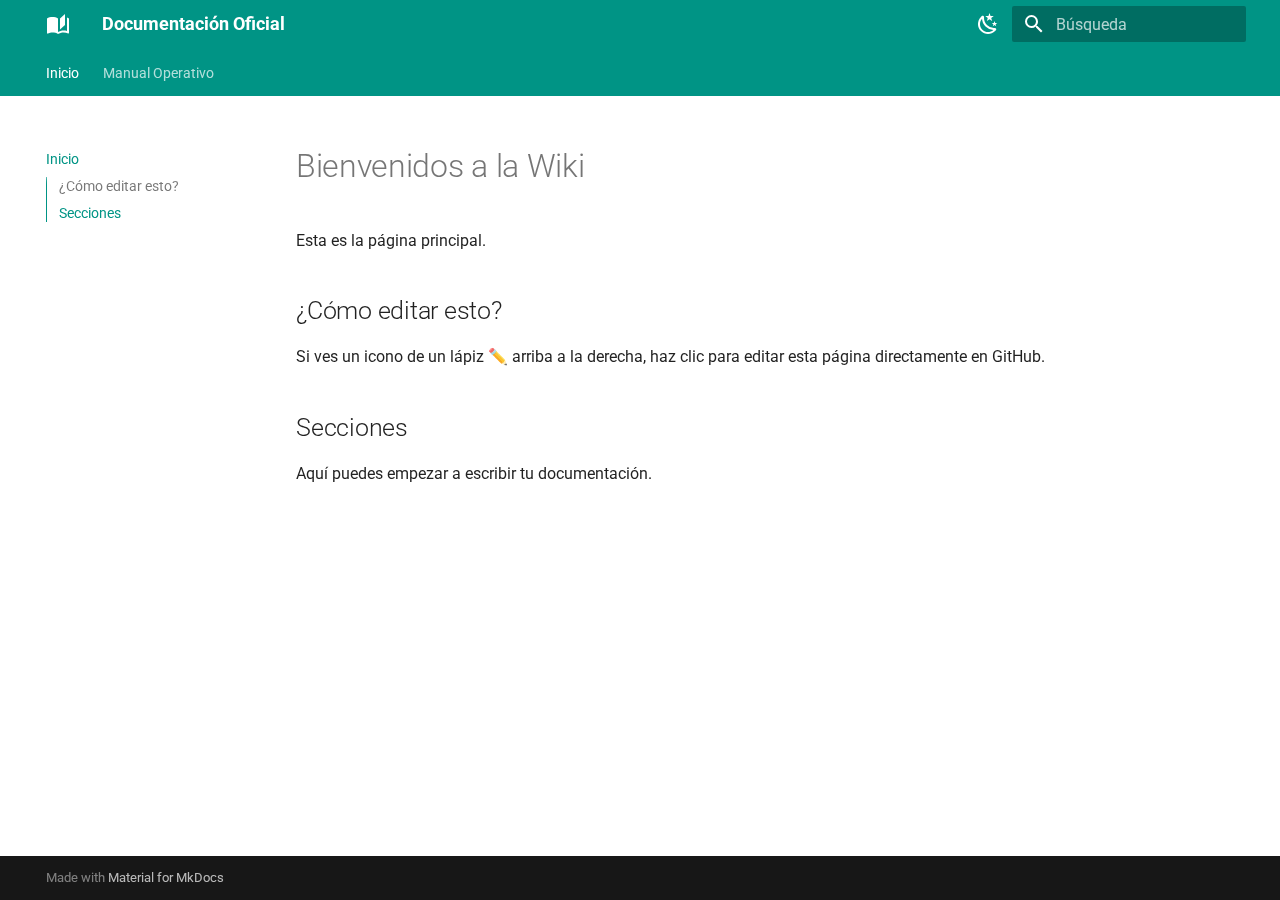
<file: index.html>
<!doctype html>
<html lang="es" class="no-js">
  <head>
    
      <meta charset="utf-8">
      <meta name="viewport" content="width=device-width,initial-scale=1">
      
      
      
        <link rel="canonical" href="https://ymminnl.github.io/page-wiki/">
      
      
      
        <link rel="next" href="guias/helper/">
      
      
        
      
      
      <link rel="icon" href="assets/favicon.png">
      <meta name="generator" content="mkdocs-1.6.1, mkdocs-material-9.7.0">
    
    
      
        <title>Documentación Oficial</title>
      
    
    
      <link rel="stylesheet" href="assets/stylesheets/main.618322db.min.css">
      
        
        <link rel="stylesheet" href="assets/stylesheets/palette.ab4e12ef.min.css">
      
      


    
    
      
    
    
      
        
        
        <link rel="preconnect" href="https://fonts.gstatic.com" crossorigin>
        <link rel="stylesheet" href="https://fonts.googleapis.com/css?family=Roboto:300,300i,400,400i,700,700i%7CRoboto+Mono:400,400i,700,700i&display=fallback">
        <style>:root{--md-text-font:"Roboto";--md-code-font:"Roboto Mono"}</style>
      
    
    
    <script>__md_scope=new URL(".",location),__md_hash=e=>[...e].reduce(((e,_)=>(e<<5)-e+_.charCodeAt(0)),0),__md_get=(e,_=localStorage,t=__md_scope)=>JSON.parse(_.getItem(t.pathname+"."+e)),__md_set=(e,_,t=localStorage,a=__md_scope)=>{try{t.setItem(a.pathname+"."+e,JSON.stringify(_))}catch(e){}}</script>
    
      

    
    
  </head>
  
  
    
    
      
    
    
    
    
    <body dir="ltr" data-md-color-scheme="default" data-md-color-primary="teal" data-md-color-accent="purple">
  
    
    <input class="md-toggle" data-md-toggle="drawer" type="checkbox" id="__drawer" autocomplete="off">
    <input class="md-toggle" data-md-toggle="search" type="checkbox" id="__search" autocomplete="off">
    <label class="md-overlay" for="__drawer"></label>
    <div data-md-component="skip">
      
        
        <a href="#bienvenidos-a-la-wiki" class="md-skip">
          Saltar a contenido
        </a>
      
    </div>
    <div data-md-component="announce">
      
    </div>
    
    
      

<header class="md-header" data-md-component="header">
  <nav class="md-header__inner md-grid" aria-label="Cabecera">
    <a href="." title="Documentación Oficial" class="md-header__button md-logo" aria-label="Documentación Oficial" data-md-component="logo">
      
  
  <svg xmlns="http://www.w3.org/2000/svg" viewBox="0 0 24 24"><path d="m19 2-5 4.5v11l5-4.5zM6.5 5C4.55 5 2.45 5.4 1 6.5v14.66c0 .25.25.5.5.5.1 0 .15-.07.25-.07 1.35-.65 3.3-1.09 4.75-1.09 1.95 0 4.05.4 5.5 1.5 1.35-.85 3.8-1.5 5.5-1.5 1.65 0 3.35.31 4.75 1.06.1.05.15.03.25.03.25 0 .5-.25.5-.5V6.5c-.6-.45-1.25-.75-2-1V19c-1.1-.35-2.3-.5-3.5-.5-1.7 0-4.15.65-5.5 1.5V6.5C10.55 5.4 8.45 5 6.5 5"/></svg>

    </a>
    <label class="md-header__button md-icon" for="__drawer">
      
      <svg xmlns="http://www.w3.org/2000/svg" viewBox="0 0 24 24"><path d="M3 6h18v2H3zm0 5h18v2H3zm0 5h18v2H3z"/></svg>
    </label>
    <div class="md-header__title" data-md-component="header-title">
      <div class="md-header__ellipsis">
        <div class="md-header__topic">
          <span class="md-ellipsis">
            Documentación Oficial
          </span>
        </div>
        <div class="md-header__topic" data-md-component="header-topic">
          <span class="md-ellipsis">
            
              Inicio
            
          </span>
        </div>
      </div>
    </div>
    
      
        <form class="md-header__option" data-md-component="palette">
  
    
    
    
    <input class="md-option" data-md-color-media="(prefers-color-scheme: light)" data-md-color-scheme="default" data-md-color-primary="teal" data-md-color-accent="purple"  aria-label="Cambiar a modo oscuro"  type="radio" name="__palette" id="__palette_0">
    
      <label class="md-header__button md-icon" title="Cambiar a modo oscuro" for="__palette_1" hidden>
        <svg xmlns="http://www.w3.org/2000/svg" viewBox="0 0 24 24"><path d="m17.75 4.09-2.53 1.94.91 3.06-2.63-1.81-2.63 1.81.91-3.06-2.53-1.94L12.44 4l1.06-3 1.06 3zm3.5 6.91-1.64 1.25.59 1.98-1.7-1.17-1.7 1.17.59-1.98L15.75 11l2.06-.05L18.5 9l.69 1.95zm-2.28 4.95c.83-.08 1.72 1.1 1.19 1.85-.32.45-.66.87-1.08 1.27C15.17 23 8.84 23 4.94 19.07c-3.91-3.9-3.91-10.24 0-14.14.4-.4.82-.76 1.27-1.08.75-.53 1.93.36 1.85 1.19-.27 2.86.69 5.83 2.89 8.02a9.96 9.96 0 0 0 8.02 2.89m-1.64 2.02a12.08 12.08 0 0 1-7.8-3.47c-2.17-2.19-3.33-5-3.49-7.82-2.81 3.14-2.7 7.96.31 10.98 3.02 3.01 7.84 3.12 10.98.31"/></svg>
      </label>
    
  
    
    
    
    <input class="md-option" data-md-color-media="(prefers-color-scheme: dark)" data-md-color-scheme="slate" data-md-color-primary="teal" data-md-color-accent="lime"  aria-label="Cambiar a modo claro"  type="radio" name="__palette" id="__palette_1">
    
      <label class="md-header__button md-icon" title="Cambiar a modo claro" for="__palette_0" hidden>
        <svg xmlns="http://www.w3.org/2000/svg" viewBox="0 0 24 24"><path d="M12 7a5 5 0 0 1 5 5 5 5 0 0 1-5 5 5 5 0 0 1-5-5 5 5 0 0 1 5-5m0 2a3 3 0 0 0-3 3 3 3 0 0 0 3 3 3 3 0 0 0 3-3 3 3 0 0 0-3-3m0-7 2.39 3.42C13.65 5.15 12.84 5 12 5s-1.65.15-2.39.42zM3.34 7l4.16-.35A7.2 7.2 0 0 0 5.94 8.5c-.44.74-.69 1.5-.83 2.29zm.02 10 1.76-3.77a7.131 7.131 0 0 0 2.38 4.14zM20.65 7l-1.77 3.79a7.02 7.02 0 0 0-2.38-4.15zm-.01 10-4.14.36c.59-.51 1.12-1.14 1.54-1.86.42-.73.69-1.5.83-2.29zM12 22l-2.41-3.44c.74.27 1.55.44 2.41.44.82 0 1.63-.17 2.37-.44z"/></svg>
      </label>
    
  
</form>
      
    
    
      <script>var palette=__md_get("__palette");if(palette&&palette.color){if("(prefers-color-scheme)"===palette.color.media){var media=matchMedia("(prefers-color-scheme: light)"),input=document.querySelector(media.matches?"[data-md-color-media='(prefers-color-scheme: light)']":"[data-md-color-media='(prefers-color-scheme: dark)']");palette.color.media=input.getAttribute("data-md-color-media"),palette.color.scheme=input.getAttribute("data-md-color-scheme"),palette.color.primary=input.getAttribute("data-md-color-primary"),palette.color.accent=input.getAttribute("data-md-color-accent")}for(var[key,value]of Object.entries(palette.color))document.body.setAttribute("data-md-color-"+key,value)}</script>
    
    
    
      
      
        <label class="md-header__button md-icon" for="__search">
          
          <svg xmlns="http://www.w3.org/2000/svg" viewBox="0 0 24 24"><path d="M9.5 3A6.5 6.5 0 0 1 16 9.5c0 1.61-.59 3.09-1.56 4.23l.27.27h.79l5 5-1.5 1.5-5-5v-.79l-.27-.27A6.52 6.52 0 0 1 9.5 16 6.5 6.5 0 0 1 3 9.5 6.5 6.5 0 0 1 9.5 3m0 2C7 5 5 7 5 9.5S7 14 9.5 14 14 12 14 9.5 12 5 9.5 5"/></svg>
        </label>
        <div class="md-search" data-md-component="search" role="dialog">
  <label class="md-search__overlay" for="__search"></label>
  <div class="md-search__inner" role="search">
    <form class="md-search__form" name="search">
      <input type="text" class="md-search__input" name="query" aria-label="Búsqueda" placeholder="Búsqueda" autocapitalize="off" autocorrect="off" autocomplete="off" spellcheck="false" data-md-component="search-query" required>
      <label class="md-search__icon md-icon" for="__search">
        
        <svg xmlns="http://www.w3.org/2000/svg" viewBox="0 0 24 24"><path d="M9.5 3A6.5 6.5 0 0 1 16 9.5c0 1.61-.59 3.09-1.56 4.23l.27.27h.79l5 5-1.5 1.5-5-5v-.79l-.27-.27A6.52 6.52 0 0 1 9.5 16 6.5 6.5 0 0 1 3 9.5 6.5 6.5 0 0 1 9.5 3m0 2C7 5 5 7 5 9.5S7 14 9.5 14 14 12 14 9.5 12 5 9.5 5"/></svg>
        
        <svg xmlns="http://www.w3.org/2000/svg" viewBox="0 0 24 24"><path d="M20 11v2H8l5.5 5.5-1.42 1.42L4.16 12l7.92-7.92L13.5 5.5 8 11z"/></svg>
      </label>
      <nav class="md-search__options" aria-label="Buscar">
        
        <button type="reset" class="md-search__icon md-icon" title="Limpiar" aria-label="Limpiar" tabindex="-1">
          
          <svg xmlns="http://www.w3.org/2000/svg" viewBox="0 0 24 24"><path d="M19 6.41 17.59 5 12 10.59 6.41 5 5 6.41 10.59 12 5 17.59 6.41 19 12 13.41 17.59 19 19 17.59 13.41 12z"/></svg>
        </button>
      </nav>
      
        <div class="md-search__suggest" data-md-component="search-suggest"></div>
      
    </form>
    <div class="md-search__output">
      <div class="md-search__scrollwrap" tabindex="0" data-md-scrollfix>
        <div class="md-search-result" data-md-component="search-result">
          <div class="md-search-result__meta">
            Inicializando búsqueda
          </div>
          <ol class="md-search-result__list" role="presentation"></ol>
        </div>
      </div>
    </div>
  </div>
</div>
      
    
    
  </nav>
  
</header>
    
    <div class="md-container" data-md-component="container">
      
      
        
          
            
<nav class="md-tabs" aria-label="Pestañas" data-md-component="tabs">
  <div class="md-grid">
    <ul class="md-tabs__list">
      
        
  
  
  
    
  
  
    <li class="md-tabs__item md-tabs__item--active">
      <a href="." class="md-tabs__link">
        
  
  
    
  
  Inicio

      </a>
    </li>
  

      
        
  
  
  
  
    
    
      <li class="md-tabs__item">
        <a href="guias/helper/" class="md-tabs__link">
          
  
  
  Manual Operativo

        </a>
      </li>
    
  

      
    </ul>
  </div>
</nav>
          
        
      
      <main class="md-main" data-md-component="main">
        <div class="md-main__inner md-grid">
          
            
              
              <div class="md-sidebar md-sidebar--primary" data-md-component="sidebar" data-md-type="navigation" >
                <div class="md-sidebar__scrollwrap">
                  <div class="md-sidebar__inner">
                    


  


  

<nav class="md-nav md-nav--primary md-nav--lifted md-nav--integrated" aria-label="Navegación" data-md-level="0">
  <label class="md-nav__title" for="__drawer">
    <a href="." title="Documentación Oficial" class="md-nav__button md-logo" aria-label="Documentación Oficial" data-md-component="logo">
      
  
  <svg xmlns="http://www.w3.org/2000/svg" viewBox="0 0 24 24"><path d="m19 2-5 4.5v11l5-4.5zM6.5 5C4.55 5 2.45 5.4 1 6.5v14.66c0 .25.25.5.5.5.1 0 .15-.07.25-.07 1.35-.65 3.3-1.09 4.75-1.09 1.95 0 4.05.4 5.5 1.5 1.35-.85 3.8-1.5 5.5-1.5 1.65 0 3.35.31 4.75 1.06.1.05.15.03.25.03.25 0 .5-.25.5-.5V6.5c-.6-.45-1.25-.75-2-1V19c-1.1-.35-2.3-.5-3.5-.5-1.7 0-4.15.65-5.5 1.5V6.5C10.55 5.4 8.45 5 6.5 5"/></svg>

    </a>
    Documentación Oficial
  </label>
  
  <ul class="md-nav__list" data-md-scrollfix>
    
      
      
  
  
    
  
  
  
    <li class="md-nav__item md-nav__item--active">
      
      <input class="md-nav__toggle md-toggle" type="checkbox" id="__toc">
      
      
        
      
      
        <label class="md-nav__link md-nav__link--active" for="__toc">
          
  
  
  <span class="md-ellipsis">
    
  
    Inicio
  

    
  </span>
  
  

          <span class="md-nav__icon md-icon"></span>
        </label>
      
      <a href="." class="md-nav__link md-nav__link--active">
        
  
  
  <span class="md-ellipsis">
    
  
    Inicio
  

    
  </span>
  
  

      </a>
      
        

<nav class="md-nav md-nav--secondary" aria-label="Tabla de contenidos">
  
  
  
    
  
  
    <label class="md-nav__title" for="__toc">
      <span class="md-nav__icon md-icon"></span>
      Tabla de contenidos
    </label>
    <ul class="md-nav__list" data-md-component="toc" data-md-scrollfix>
      
        <li class="md-nav__item">
  <a href="#como-editar-esto" class="md-nav__link">
    <span class="md-ellipsis">
      
        ¿Cómo editar esto?
      
    </span>
  </a>
  
</li>
      
        <li class="md-nav__item">
  <a href="#secciones" class="md-nav__link">
    <span class="md-ellipsis">
      
        Secciones
      
    </span>
  </a>
  
</li>
      
    </ul>
  
</nav>
      
    </li>
  

    
      
      
  
  
  
  
    
    
    
    
      
      
        
      
    
    
    <li class="md-nav__item md-nav__item--nested">
      
        
        
          
        
        <input class="md-nav__toggle md-toggle md-toggle--indeterminate" type="checkbox" id="__nav_2" >
        
          
          <label class="md-nav__link" for="__nav_2" id="__nav_2_label" tabindex="0">
            
  
  
  <span class="md-ellipsis">
    
  
    Manual Operativo
  

    
  </span>
  
  

            <span class="md-nav__icon md-icon"></span>
          </label>
        
        <nav class="md-nav" data-md-level="1" aria-labelledby="__nav_2_label" aria-expanded="false">
          <label class="md-nav__title" for="__nav_2">
            <span class="md-nav__icon md-icon"></span>
            
  
    Manual Operativo
  

          </label>
          <ul class="md-nav__list" data-md-scrollfix>
            
              
                
  
  
  
  
    <li class="md-nav__item">
      <a href="guias/helper/" class="md-nav__link">
        
  
  
  <span class="md-ellipsis">
    
  
    Protocolo Helper
  

    
  </span>
  
  

      </a>
    </li>
  

              
            
              
                
  
  
  
  
    <li class="md-nav__item">
      <a href="guias/moderador/" class="md-nav__link">
        
  
  
  <span class="md-ellipsis">
    
  
    Protocolo Moderador
  

    
  </span>
  
  

      </a>
    </li>
  

              
            
              
                
  
  
  
  
    <li class="md-nav__item">
      <a href="guias/plantillas/" class="md-nav__link">
        
  
  
  <span class="md-ellipsis">
    
  
    Códigos de Sanción
  

    
  </span>
  
  

      </a>
    </li>
  

              
            
          </ul>
        </nav>
      
    </li>
  

    
  </ul>
</nav>
                  </div>
                </div>
              </div>
            
            
          
          
            <div class="md-content" data-md-component="content">
              
              <article class="md-content__inner md-typeset">
                
                  



<h1 id="bienvenidos-a-la-wiki">Bienvenidos a la Wiki</h1>
<p>Esta es la página principal.</p>
<h2 id="como-editar-esto">¿Cómo editar esto?</h2>
<p>Si ves un icono de un lápiz ✏️ arriba a la derecha, haz clic para editar esta página directamente en GitHub.</p>
<h2 id="secciones">Secciones</h2>
<p>Aquí puedes empezar a escribir tu documentación.</p>












                
              </article>
            </div>
          
          
<script>var target=document.getElementById(location.hash.slice(1));target&&target.name&&(target.checked=target.name.startsWith("__tabbed_"))</script>
        </div>
        
      </main>
      
        <footer class="md-footer">
  
  <div class="md-footer-meta md-typeset">
    <div class="md-footer-meta__inner md-grid">
      <div class="md-copyright">
  
  
    Made with
    <a href="https://squidfunk.github.io/mkdocs-material/" target="_blank" rel="noopener">
      Material for MkDocs
    </a>
  
</div>
      
    </div>
  </div>
</footer>
      
    </div>
    <div class="md-dialog" data-md-component="dialog">
      <div class="md-dialog__inner md-typeset"></div>
    </div>
    
    
    
      
      
      <script id="__config" type="application/json">{"annotate": null, "base": ".", "features": ["navigation.tabs", "navigation.sections", "navigation.expand", "toc.integrate", "search.suggest", "search.highlight", "content.code.copy"], "search": "assets/javascripts/workers/search.7a47a382.min.js", "tags": null, "translations": {"clipboard.copied": "Copiado al portapapeles", "clipboard.copy": "Copiar al portapapeles", "search.result.more.one": "1 m\u00e1s en esta p\u00e1gina", "search.result.more.other": "# m\u00e1s en esta p\u00e1gina", "search.result.none": "No se encontraron documentos", "search.result.one": "1 documento encontrado", "search.result.other": "# documentos encontrados", "search.result.placeholder": "Teclee para comenzar b\u00fasqueda", "search.result.term.missing": "Falta", "select.version": "Seleccionar versi\u00f3n"}, "version": null}</script>
    
    
      <script src="assets/javascripts/bundle.e71a0d61.min.js"></script>
      
    
  </body>
</html>
</file>
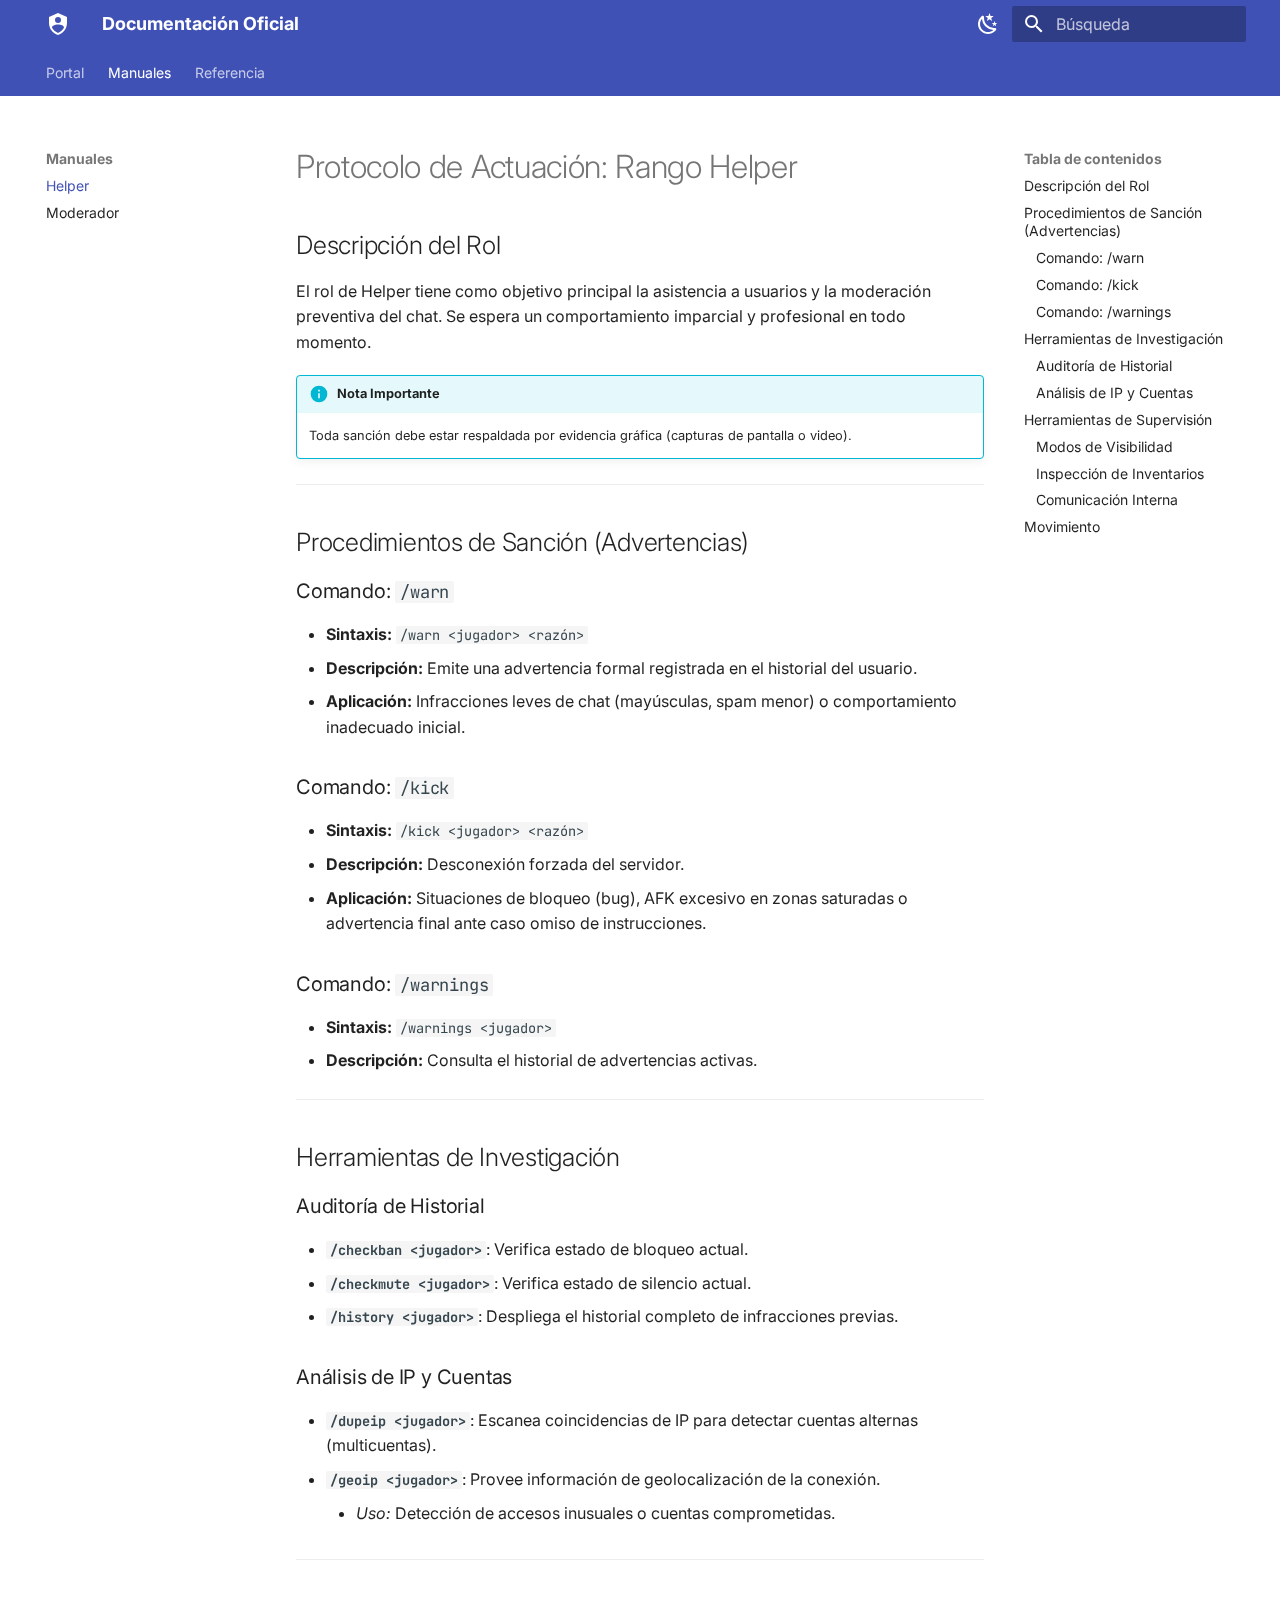
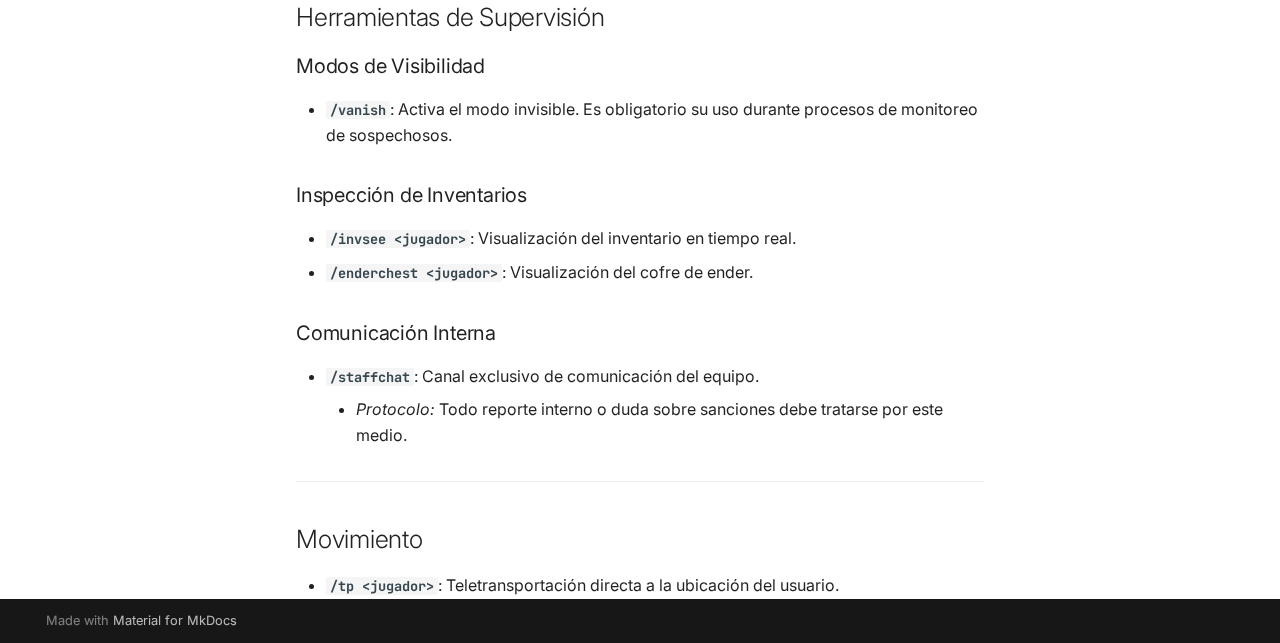
<file: guias/helper/index.html>
<!doctype html>
<html lang="es" class="no-js">
  <head>
    
      <meta charset="utf-8">
      <meta name="viewport" content="width=device-width,initial-scale=1">
      
      
      
        <link rel="canonical" href="https://ymminnl.github.io/page-wiki/guias/helper/">
      
      
        <link rel="prev" href="../..">
      
      
        <link rel="next" href="../moderador/">
      
      
        
      
      
      <link rel="icon" href="../../assets/favicon.png">
      <meta name="generator" content="mkdocs-1.6.1, mkdocs-material-9.7.0">
    
    
      
        <title>Helper - Documentación Oficial</title>
      
    
    
      <link rel="stylesheet" href="../../assets/stylesheets/main.618322db.min.css">
      
        
        <link rel="stylesheet" href="../../assets/stylesheets/palette.ab4e12ef.min.css">
      
      


    
    
      
    
    
      
        
        
        <link rel="preconnect" href="https://fonts.gstatic.com" crossorigin>
        <link rel="stylesheet" href="https://fonts.googleapis.com/css?family=Inter:300,300i,400,400i,700,700i%7CJetBrains+Mono:400,400i,700,700i&display=fallback">
        <style>:root{--md-text-font:"Inter";--md-code-font:"JetBrains Mono"}</style>
      
    
    
      <link rel="stylesheet" href="../../stylesheets/extra.css">
    
    <script>__md_scope=new URL("../..",location),__md_hash=e=>[...e].reduce(((e,_)=>(e<<5)-e+_.charCodeAt(0)),0),__md_get=(e,_=localStorage,t=__md_scope)=>JSON.parse(_.getItem(t.pathname+"."+e)),__md_set=(e,_,t=localStorage,a=__md_scope)=>{try{t.setItem(a.pathname+"."+e,JSON.stringify(_))}catch(e){}}</script>
    
      

    
    
  </head>
  
  
    
    
      
    
    
    
    
    <body dir="ltr" data-md-color-scheme="default" data-md-color-primary="indigo" data-md-color-accent="deep-purple">
  
    
    <input class="md-toggle" data-md-toggle="drawer" type="checkbox" id="__drawer" autocomplete="off">
    <input class="md-toggle" data-md-toggle="search" type="checkbox" id="__search" autocomplete="off">
    <label class="md-overlay" for="__drawer"></label>
    <div data-md-component="skip">
      
        
        <a href="#protocolo-de-actuacion-rango-helper" class="md-skip">
          Saltar a contenido
        </a>
      
    </div>
    <div data-md-component="announce">
      
    </div>
    
    
      

<header class="md-header" data-md-component="header">
  <nav class="md-header__inner md-grid" aria-label="Cabecera">
    <a href="../.." title="Documentación Oficial" class="md-header__button md-logo" aria-label="Documentación Oficial" data-md-component="logo">
      
  
  <svg xmlns="http://www.w3.org/2000/svg" viewBox="0 0 24 24"><path d="M12 1 3 5v6c0 5.55 3.84 10.74 9 12 5.16-1.26 9-6.45 9-12V5zm0 4a3 3 0 0 1 3 3 3 3 0 0 1-3 3 3 3 0 0 1-3-3 3 3 0 0 1 3-3m5.13 12A9.7 9.7 0 0 1 12 20.92 9.7 9.7 0 0 1 6.87 17c-.34-.5-.63-1-.87-1.53 0-1.65 2.71-3 6-3s6 1.32 6 3c-.24.53-.53 1.03-.87 1.53"/></svg>

    </a>
    <label class="md-header__button md-icon" for="__drawer">
      
      <svg xmlns="http://www.w3.org/2000/svg" viewBox="0 0 24 24"><path d="M3 6h18v2H3zm0 5h18v2H3zm0 5h18v2H3z"/></svg>
    </label>
    <div class="md-header__title" data-md-component="header-title">
      <div class="md-header__ellipsis">
        <div class="md-header__topic">
          <span class="md-ellipsis">
            Documentación Oficial
          </span>
        </div>
        <div class="md-header__topic" data-md-component="header-topic">
          <span class="md-ellipsis">
            
              Helper
            
          </span>
        </div>
      </div>
    </div>
    
      
        <form class="md-header__option" data-md-component="palette">
  
    
    
    
    <input class="md-option" data-md-color-media="(prefers-color-scheme: light)" data-md-color-scheme="default" data-md-color-primary="indigo" data-md-color-accent="deep-purple"  aria-label="Cambiar a modo oscuro"  type="radio" name="__palette" id="__palette_0">
    
      <label class="md-header__button md-icon" title="Cambiar a modo oscuro" for="__palette_1" hidden>
        <svg xmlns="http://www.w3.org/2000/svg" viewBox="0 0 24 24"><path d="m17.75 4.09-2.53 1.94.91 3.06-2.63-1.81-2.63 1.81.91-3.06-2.53-1.94L12.44 4l1.06-3 1.06 3zm3.5 6.91-1.64 1.25.59 1.98-1.7-1.17-1.7 1.17.59-1.98L15.75 11l2.06-.05L18.5 9l.69 1.95zm-2.28 4.95c.83-.08 1.72 1.1 1.19 1.85-.32.45-.66.87-1.08 1.27C15.17 23 8.84 23 4.94 19.07c-3.91-3.9-3.91-10.24 0-14.14.4-.4.82-.76 1.27-1.08.75-.53 1.93.36 1.85 1.19-.27 2.86.69 5.83 2.89 8.02a9.96 9.96 0 0 0 8.02 2.89m-1.64 2.02a12.08 12.08 0 0 1-7.8-3.47c-2.17-2.19-3.33-5-3.49-7.82-2.81 3.14-2.7 7.96.31 10.98 3.02 3.01 7.84 3.12 10.98.31"/></svg>
      </label>
    
  
    
    
    
    <input class="md-option" data-md-color-media="(prefers-color-scheme: dark)" data-md-color-scheme="slate" data-md-color-primary="indigo" data-md-color-accent="teal"  aria-label="Cambiar a modo claro"  type="radio" name="__palette" id="__palette_1">
    
      <label class="md-header__button md-icon" title="Cambiar a modo claro" for="__palette_0" hidden>
        <svg xmlns="http://www.w3.org/2000/svg" viewBox="0 0 24 24"><path d="M12 7a5 5 0 0 1 5 5 5 5 0 0 1-5 5 5 5 0 0 1-5-5 5 5 0 0 1 5-5m0 2a3 3 0 0 0-3 3 3 3 0 0 0 3 3 3 3 0 0 0 3-3 3 3 0 0 0-3-3m0-7 2.39 3.42C13.65 5.15 12.84 5 12 5s-1.65.15-2.39.42zM3.34 7l4.16-.35A7.2 7.2 0 0 0 5.94 8.5c-.44.74-.69 1.5-.83 2.29zm.02 10 1.76-3.77a7.131 7.131 0 0 0 2.38 4.14zM20.65 7l-1.77 3.79a7.02 7.02 0 0 0-2.38-4.15zm-.01 10-4.14.36c.59-.51 1.12-1.14 1.54-1.86.42-.73.69-1.5.83-2.29zM12 22l-2.41-3.44c.74.27 1.55.44 2.41.44.82 0 1.63-.17 2.37-.44z"/></svg>
      </label>
    
  
</form>
      
    
    
      <script>var palette=__md_get("__palette");if(palette&&palette.color){if("(prefers-color-scheme)"===palette.color.media){var media=matchMedia("(prefers-color-scheme: light)"),input=document.querySelector(media.matches?"[data-md-color-media='(prefers-color-scheme: light)']":"[data-md-color-media='(prefers-color-scheme: dark)']");palette.color.media=input.getAttribute("data-md-color-media"),palette.color.scheme=input.getAttribute("data-md-color-scheme"),palette.color.primary=input.getAttribute("data-md-color-primary"),palette.color.accent=input.getAttribute("data-md-color-accent")}for(var[key,value]of Object.entries(palette.color))document.body.setAttribute("data-md-color-"+key,value)}</script>
    
    
    
      
      
        <label class="md-header__button md-icon" for="__search">
          
          <svg xmlns="http://www.w3.org/2000/svg" viewBox="0 0 24 24"><path d="M9.5 3A6.5 6.5 0 0 1 16 9.5c0 1.61-.59 3.09-1.56 4.23l.27.27h.79l5 5-1.5 1.5-5-5v-.79l-.27-.27A6.52 6.52 0 0 1 9.5 16 6.5 6.5 0 0 1 3 9.5 6.5 6.5 0 0 1 9.5 3m0 2C7 5 5 7 5 9.5S7 14 9.5 14 14 12 14 9.5 12 5 9.5 5"/></svg>
        </label>
        <div class="md-search" data-md-component="search" role="dialog">
  <label class="md-search__overlay" for="__search"></label>
  <div class="md-search__inner" role="search">
    <form class="md-search__form" name="search">
      <input type="text" class="md-search__input" name="query" aria-label="Búsqueda" placeholder="Búsqueda" autocapitalize="off" autocorrect="off" autocomplete="off" spellcheck="false" data-md-component="search-query" required>
      <label class="md-search__icon md-icon" for="__search">
        
        <svg xmlns="http://www.w3.org/2000/svg" viewBox="0 0 24 24"><path d="M9.5 3A6.5 6.5 0 0 1 16 9.5c0 1.61-.59 3.09-1.56 4.23l.27.27h.79l5 5-1.5 1.5-5-5v-.79l-.27-.27A6.52 6.52 0 0 1 9.5 16 6.5 6.5 0 0 1 3 9.5 6.5 6.5 0 0 1 9.5 3m0 2C7 5 5 7 5 9.5S7 14 9.5 14 14 12 14 9.5 12 5 9.5 5"/></svg>
        
        <svg xmlns="http://www.w3.org/2000/svg" viewBox="0 0 24 24"><path d="M20 11v2H8l5.5 5.5-1.42 1.42L4.16 12l7.92-7.92L13.5 5.5 8 11z"/></svg>
      </label>
      <nav class="md-search__options" aria-label="Buscar">
        
        <button type="reset" class="md-search__icon md-icon" title="Limpiar" aria-label="Limpiar" tabindex="-1">
          
          <svg xmlns="http://www.w3.org/2000/svg" viewBox="0 0 24 24"><path d="M19 6.41 17.59 5 12 10.59 6.41 5 5 6.41 10.59 12 5 17.59 6.41 19 12 13.41 17.59 19 19 17.59 13.41 12z"/></svg>
        </button>
      </nav>
      
        <div class="md-search__suggest" data-md-component="search-suggest"></div>
      
    </form>
    <div class="md-search__output">
      <div class="md-search__scrollwrap" tabindex="0" data-md-scrollfix>
        <div class="md-search-result" data-md-component="search-result">
          <div class="md-search-result__meta">
            Inicializando búsqueda
          </div>
          <ol class="md-search-result__list" role="presentation"></ol>
        </div>
      </div>
    </div>
  </div>
</div>
      
    
    
  </nav>
  
</header>
    
    <div class="md-container" data-md-component="container">
      
      
        
          
            
<nav class="md-tabs" aria-label="Pestañas" data-md-component="tabs">
  <div class="md-grid">
    <ul class="md-tabs__list">
      
        
  
  
  
  
    <li class="md-tabs__item">
      <a href="../.." class="md-tabs__link">
        
  
  
    
  
  Portal

      </a>
    </li>
  

      
        
  
  
  
    
  
  
    
    
      <li class="md-tabs__item md-tabs__item--active">
        <a href="./" class="md-tabs__link">
          
  
  
    
  
  Manuales

        </a>
      </li>
    
  

      
        
  
  
  
  
    
    
      <li class="md-tabs__item">
        <a href="../plantillas/" class="md-tabs__link">
          
  
  
    
  
  Referencia

        </a>
      </li>
    
  

      
    </ul>
  </div>
</nav>
          
        
      
      <main class="md-main" data-md-component="main">
        <div class="md-main__inner md-grid">
          
            
              
              <div class="md-sidebar md-sidebar--primary" data-md-component="sidebar" data-md-type="navigation" >
                <div class="md-sidebar__scrollwrap">
                  <div class="md-sidebar__inner">
                    


  


<nav class="md-nav md-nav--primary md-nav--lifted" aria-label="Navegación" data-md-level="0">
  <label class="md-nav__title" for="__drawer">
    <a href="../.." title="Documentación Oficial" class="md-nav__button md-logo" aria-label="Documentación Oficial" data-md-component="logo">
      
  
  <svg xmlns="http://www.w3.org/2000/svg" viewBox="0 0 24 24"><path d="M12 1 3 5v6c0 5.55 3.84 10.74 9 12 5.16-1.26 9-6.45 9-12V5zm0 4a3 3 0 0 1 3 3 3 3 0 0 1-3 3 3 3 0 0 1-3-3 3 3 0 0 1 3-3m5.13 12A9.7 9.7 0 0 1 12 20.92 9.7 9.7 0 0 1 6.87 17c-.34-.5-.63-1-.87-1.53 0-1.65 2.71-3 6-3s6 1.32 6 3c-.24.53-.53 1.03-.87 1.53"/></svg>

    </a>
    Documentación Oficial
  </label>
  
  <ul class="md-nav__list" data-md-scrollfix>
    
      
      
  
  
  
  
    <li class="md-nav__item">
      <a href="../.." class="md-nav__link">
        
  
  
  <span class="md-ellipsis">
    
  
    Portal
  

    
  </span>
  
  

      </a>
    </li>
  

    
      
      
  
  
    
  
  
  
    
    
      
        
      
        
      
    
    
    
      
        
        
      
      
        
      
    
    
    <li class="md-nav__item md-nav__item--active md-nav__item--section md-nav__item--nested">
      
        
        
        <input class="md-nav__toggle md-toggle " type="checkbox" id="__nav_2" checked>
        
          
          <label class="md-nav__link" for="__nav_2" id="__nav_2_label" tabindex="">
            
  
  
  <span class="md-ellipsis">
    
  
    Manuales
  

    
  </span>
  
  

            <span class="md-nav__icon md-icon"></span>
          </label>
        
        <nav class="md-nav" data-md-level="1" aria-labelledby="__nav_2_label" aria-expanded="true">
          <label class="md-nav__title" for="__nav_2">
            <span class="md-nav__icon md-icon"></span>
            
  
    Manuales
  

          </label>
          <ul class="md-nav__list" data-md-scrollfix>
            
              
                
  
  
    
  
  
  
    <li class="md-nav__item md-nav__item--active">
      
      <input class="md-nav__toggle md-toggle" type="checkbox" id="__toc">
      
      
        
      
      
        <label class="md-nav__link md-nav__link--active" for="__toc">
          
  
  
  <span class="md-ellipsis">
    
  
    Helper
  

    
  </span>
  
  

          <span class="md-nav__icon md-icon"></span>
        </label>
      
      <a href="./" class="md-nav__link md-nav__link--active">
        
  
  
  <span class="md-ellipsis">
    
  
    Helper
  

    
  </span>
  
  

      </a>
      
        

<nav class="md-nav md-nav--secondary" aria-label="Tabla de contenidos">
  
  
  
    
  
  
    <label class="md-nav__title" for="__toc">
      <span class="md-nav__icon md-icon"></span>
      Tabla de contenidos
    </label>
    <ul class="md-nav__list" data-md-component="toc" data-md-scrollfix>
      
        <li class="md-nav__item">
  <a href="#descripcion-del-rol" class="md-nav__link">
    <span class="md-ellipsis">
      
        Descripción del Rol
      
    </span>
  </a>
  
</li>
      
        <li class="md-nav__item">
  <a href="#procedimientos-de-sancion-advertencias" class="md-nav__link">
    <span class="md-ellipsis">
      
        Procedimientos de Sanción (Advertencias)
      
    </span>
  </a>
  
    <nav class="md-nav" aria-label="Procedimientos de Sanción (Advertencias)">
      <ul class="md-nav__list">
        
          <li class="md-nav__item">
  <a href="#comando-warn" class="md-nav__link">
    <span class="md-ellipsis">
      
        Comando: /warn
      
    </span>
  </a>
  
</li>
        
          <li class="md-nav__item">
  <a href="#comando-kick" class="md-nav__link">
    <span class="md-ellipsis">
      
        Comando: /kick
      
    </span>
  </a>
  
</li>
        
          <li class="md-nav__item">
  <a href="#comando-warnings" class="md-nav__link">
    <span class="md-ellipsis">
      
        Comando: /warnings
      
    </span>
  </a>
  
</li>
        
      </ul>
    </nav>
  
</li>
      
        <li class="md-nav__item">
  <a href="#herramientas-de-investigacion" class="md-nav__link">
    <span class="md-ellipsis">
      
        Herramientas de Investigación
      
    </span>
  </a>
  
    <nav class="md-nav" aria-label="Herramientas de Investigación">
      <ul class="md-nav__list">
        
          <li class="md-nav__item">
  <a href="#auditoria-de-historial" class="md-nav__link">
    <span class="md-ellipsis">
      
        Auditoría de Historial
      
    </span>
  </a>
  
</li>
        
          <li class="md-nav__item">
  <a href="#analisis-de-ip-y-cuentas" class="md-nav__link">
    <span class="md-ellipsis">
      
        Análisis de IP y Cuentas
      
    </span>
  </a>
  
</li>
        
      </ul>
    </nav>
  
</li>
      
        <li class="md-nav__item">
  <a href="#herramientas-de-supervision" class="md-nav__link">
    <span class="md-ellipsis">
      
        Herramientas de Supervisión
      
    </span>
  </a>
  
    <nav class="md-nav" aria-label="Herramientas de Supervisión">
      <ul class="md-nav__list">
        
          <li class="md-nav__item">
  <a href="#modos-de-visibilidad" class="md-nav__link">
    <span class="md-ellipsis">
      
        Modos de Visibilidad
      
    </span>
  </a>
  
</li>
        
          <li class="md-nav__item">
  <a href="#inspeccion-de-inventarios" class="md-nav__link">
    <span class="md-ellipsis">
      
        Inspección de Inventarios
      
    </span>
  </a>
  
</li>
        
          <li class="md-nav__item">
  <a href="#comunicacion-interna" class="md-nav__link">
    <span class="md-ellipsis">
      
        Comunicación Interna
      
    </span>
  </a>
  
</li>
        
      </ul>
    </nav>
  
</li>
      
        <li class="md-nav__item">
  <a href="#movimiento" class="md-nav__link">
    <span class="md-ellipsis">
      
        Movimiento
      
    </span>
  </a>
  
</li>
      
    </ul>
  
</nav>
      
    </li>
  

              
            
              
                
  
  
  
  
    <li class="md-nav__item">
      <a href="../moderador/" class="md-nav__link">
        
  
  
  <span class="md-ellipsis">
    
  
    Moderador
  

    
  </span>
  
  

      </a>
    </li>
  

              
            
          </ul>
        </nav>
      
    </li>
  

    
      
      
  
  
  
  
    
    
      
        
      
    
    
    
      
      
        
      
    
    
    <li class="md-nav__item md-nav__item--nested">
      
        
        
        <input class="md-nav__toggle md-toggle " type="checkbox" id="__nav_3" >
        
          
          <label class="md-nav__link" for="__nav_3" id="__nav_3_label" tabindex="0">
            
  
  
  <span class="md-ellipsis">
    
  
    Referencia
  

    
  </span>
  
  

            <span class="md-nav__icon md-icon"></span>
          </label>
        
        <nav class="md-nav" data-md-level="1" aria-labelledby="__nav_3_label" aria-expanded="false">
          <label class="md-nav__title" for="__nav_3">
            <span class="md-nav__icon md-icon"></span>
            
  
    Referencia
  

          </label>
          <ul class="md-nav__list" data-md-scrollfix>
            
              
                
  
  
  
  
    <li class="md-nav__item">
      <a href="../plantillas/" class="md-nav__link">
        
  
  
  <span class="md-ellipsis">
    
  
    Plantillas
  

    
  </span>
  
  

      </a>
    </li>
  

              
            
          </ul>
        </nav>
      
    </li>
  

    
  </ul>
</nav>
                  </div>
                </div>
              </div>
            
            
              
              <div class="md-sidebar md-sidebar--secondary" data-md-component="sidebar" data-md-type="toc" >
                <div class="md-sidebar__scrollwrap">
                  <div class="md-sidebar__inner">
                    

<nav class="md-nav md-nav--secondary" aria-label="Tabla de contenidos">
  
  
  
    
  
  
    <label class="md-nav__title" for="__toc">
      <span class="md-nav__icon md-icon"></span>
      Tabla de contenidos
    </label>
    <ul class="md-nav__list" data-md-component="toc" data-md-scrollfix>
      
        <li class="md-nav__item">
  <a href="#descripcion-del-rol" class="md-nav__link">
    <span class="md-ellipsis">
      
        Descripción del Rol
      
    </span>
  </a>
  
</li>
      
        <li class="md-nav__item">
  <a href="#procedimientos-de-sancion-advertencias" class="md-nav__link">
    <span class="md-ellipsis">
      
        Procedimientos de Sanción (Advertencias)
      
    </span>
  </a>
  
    <nav class="md-nav" aria-label="Procedimientos de Sanción (Advertencias)">
      <ul class="md-nav__list">
        
          <li class="md-nav__item">
  <a href="#comando-warn" class="md-nav__link">
    <span class="md-ellipsis">
      
        Comando: /warn
      
    </span>
  </a>
  
</li>
        
          <li class="md-nav__item">
  <a href="#comando-kick" class="md-nav__link">
    <span class="md-ellipsis">
      
        Comando: /kick
      
    </span>
  </a>
  
</li>
        
          <li class="md-nav__item">
  <a href="#comando-warnings" class="md-nav__link">
    <span class="md-ellipsis">
      
        Comando: /warnings
      
    </span>
  </a>
  
</li>
        
      </ul>
    </nav>
  
</li>
      
        <li class="md-nav__item">
  <a href="#herramientas-de-investigacion" class="md-nav__link">
    <span class="md-ellipsis">
      
        Herramientas de Investigación
      
    </span>
  </a>
  
    <nav class="md-nav" aria-label="Herramientas de Investigación">
      <ul class="md-nav__list">
        
          <li class="md-nav__item">
  <a href="#auditoria-de-historial" class="md-nav__link">
    <span class="md-ellipsis">
      
        Auditoría de Historial
      
    </span>
  </a>
  
</li>
        
          <li class="md-nav__item">
  <a href="#analisis-de-ip-y-cuentas" class="md-nav__link">
    <span class="md-ellipsis">
      
        Análisis de IP y Cuentas
      
    </span>
  </a>
  
</li>
        
      </ul>
    </nav>
  
</li>
      
        <li class="md-nav__item">
  <a href="#herramientas-de-supervision" class="md-nav__link">
    <span class="md-ellipsis">
      
        Herramientas de Supervisión
      
    </span>
  </a>
  
    <nav class="md-nav" aria-label="Herramientas de Supervisión">
      <ul class="md-nav__list">
        
          <li class="md-nav__item">
  <a href="#modos-de-visibilidad" class="md-nav__link">
    <span class="md-ellipsis">
      
        Modos de Visibilidad
      
    </span>
  </a>
  
</li>
        
          <li class="md-nav__item">
  <a href="#inspeccion-de-inventarios" class="md-nav__link">
    <span class="md-ellipsis">
      
        Inspección de Inventarios
      
    </span>
  </a>
  
</li>
        
          <li class="md-nav__item">
  <a href="#comunicacion-interna" class="md-nav__link">
    <span class="md-ellipsis">
      
        Comunicación Interna
      
    </span>
  </a>
  
</li>
        
      </ul>
    </nav>
  
</li>
      
        <li class="md-nav__item">
  <a href="#movimiento" class="md-nav__link">
    <span class="md-ellipsis">
      
        Movimiento
      
    </span>
  </a>
  
</li>
      
    </ul>
  
</nav>
                  </div>
                </div>
              </div>
            
          
          
            <div class="md-content" data-md-component="content">
              
              <article class="md-content__inner md-typeset">
                
                  



<h1 id="protocolo-de-actuacion-rango-helper">Protocolo de Actuación: Rango Helper</h1>
<h2 id="descripcion-del-rol">Descripción del Rol</h2>
<p>El rol de Helper tiene como objetivo principal la asistencia a usuarios y la moderación preventiva del chat. Se espera un comportamiento imparcial y profesional en todo momento.</p>
<div class="admonition info">
<p class="admonition-title">Nota Importante</p>
<p>Toda sanción debe estar respaldada por evidencia gráfica (capturas de pantalla o video).</p>
</div>
<hr />
<h2 id="procedimientos-de-sancion-advertencias">Procedimientos de Sanción (Advertencias)</h2>
<h3 id="comando-warn">Comando: <code>/warn</code></h3>
<ul>
<li><strong>Sintaxis:</strong> <code>/warn &lt;jugador&gt; &lt;razón&gt;</code></li>
<li><strong>Descripción:</strong> Emite una advertencia formal registrada en el historial del usuario.</li>
<li><strong>Aplicación:</strong> Infracciones leves de chat (mayúsculas, spam menor) o comportamiento inadecuado inicial.</li>
</ul>
<h3 id="comando-kick">Comando: <code>/kick</code></h3>
<ul>
<li><strong>Sintaxis:</strong> <code>/kick &lt;jugador&gt; &lt;razón&gt;</code></li>
<li><strong>Descripción:</strong> Desconexión forzada del servidor.</li>
<li><strong>Aplicación:</strong> Situaciones de bloqueo (bug), AFK excesivo en zonas saturadas o advertencia final ante caso omiso de instrucciones.</li>
</ul>
<h3 id="comando-warnings">Comando: <code>/warnings</code></h3>
<ul>
<li><strong>Sintaxis:</strong> <code>/warnings &lt;jugador&gt;</code></li>
<li><strong>Descripción:</strong> Consulta el historial de advertencias activas.</li>
</ul>
<hr />
<h2 id="herramientas-de-investigacion">Herramientas de Investigación</h2>
<h3 id="auditoria-de-historial">Auditoría de Historial</h3>
<ul>
<li><strong><code>/checkban &lt;jugador&gt;</code></strong>: Verifica estado de bloqueo actual.</li>
<li><strong><code>/checkmute &lt;jugador&gt;</code></strong>: Verifica estado de silencio actual.</li>
<li><strong><code>/history &lt;jugador&gt;</code></strong>: Despliega el historial completo de infracciones previas.</li>
</ul>
<h3 id="analisis-de-ip-y-cuentas">Análisis de IP y Cuentas</h3>
<ul>
<li><strong><code>/dupeip &lt;jugador&gt;</code></strong>: Escanea coincidencias de IP para detectar cuentas alternas (multicuentas).</li>
<li><strong><code>/geoip &lt;jugador&gt;</code></strong>: Provee información de geolocalización de la conexión.<ul>
<li><em>Uso:</em> Detección de accesos inusuales o cuentas comprometidas.</li>
</ul>
</li>
</ul>
<hr />
<h2 id="herramientas-de-supervision">Herramientas de Supervisión</h2>
<h3 id="modos-de-visibilidad">Modos de Visibilidad</h3>
<ul>
<li><strong><code>/vanish</code></strong>: Activa el modo invisible. Es obligatorio su uso durante procesos de monitoreo de sospechosos.</li>
</ul>
<h3 id="inspeccion-de-inventarios">Inspección de Inventarios</h3>
<ul>
<li><strong><code>/invsee &lt;jugador&gt;</code></strong>: Visualización del inventario en tiempo real.</li>
<li><strong><code>/enderchest &lt;jugador&gt;</code></strong>: Visualización del cofre de ender.</li>
</ul>
<h3 id="comunicacion-interna">Comunicación Interna</h3>
<ul>
<li><strong><code>/staffchat</code></strong>: Canal exclusivo de comunicación del equipo.<ul>
<li><em>Protocolo:</em> Todo reporte interno o duda sobre sanciones debe tratarse por este medio.</li>
</ul>
</li>
</ul>
<hr />
<h2 id="movimiento">Movimiento</h2>
<ul>
<li><strong><code>/tp &lt;jugador&gt;</code></strong>: Teletransportación directa a la ubicación del usuario.</li>
</ul>












                
              </article>
            </div>
          
          
<script>var target=document.getElementById(location.hash.slice(1));target&&target.name&&(target.checked=target.name.startsWith("__tabbed_"))</script>
        </div>
        
      </main>
      
        <footer class="md-footer">
  
  <div class="md-footer-meta md-typeset">
    <div class="md-footer-meta__inner md-grid">
      <div class="md-copyright">
  
  
    Made with
    <a href="https://squidfunk.github.io/mkdocs-material/" target="_blank" rel="noopener">
      Material for MkDocs
    </a>
  
</div>
      
    </div>
  </div>
</footer>
      
    </div>
    <div class="md-dialog" data-md-component="dialog">
      <div class="md-dialog__inner md-typeset"></div>
    </div>
    
    
    
      
      
      <script id="__config" type="application/json">{"annotate": null, "base": "../..", "features": ["navigation.tabs", "navigation.sections", "navigation.indexes", "search.suggest", "search.highlight", "content.code.copy"], "search": "../../assets/javascripts/workers/search.7a47a382.min.js", "tags": null, "translations": {"clipboard.copied": "Copiado al portapapeles", "clipboard.copy": "Copiar al portapapeles", "search.result.more.one": "1 m\u00e1s en esta p\u00e1gina", "search.result.more.other": "# m\u00e1s en esta p\u00e1gina", "search.result.none": "No se encontraron documentos", "search.result.one": "1 documento encontrado", "search.result.other": "# documentos encontrados", "search.result.placeholder": "Teclee para comenzar b\u00fasqueda", "search.result.term.missing": "Falta", "select.version": "Seleccionar versi\u00f3n"}, "version": null}</script>
    
    
      <script src="../../assets/javascripts/bundle.e71a0d61.min.js"></script>
      
    
  </body>
</html>
</file>
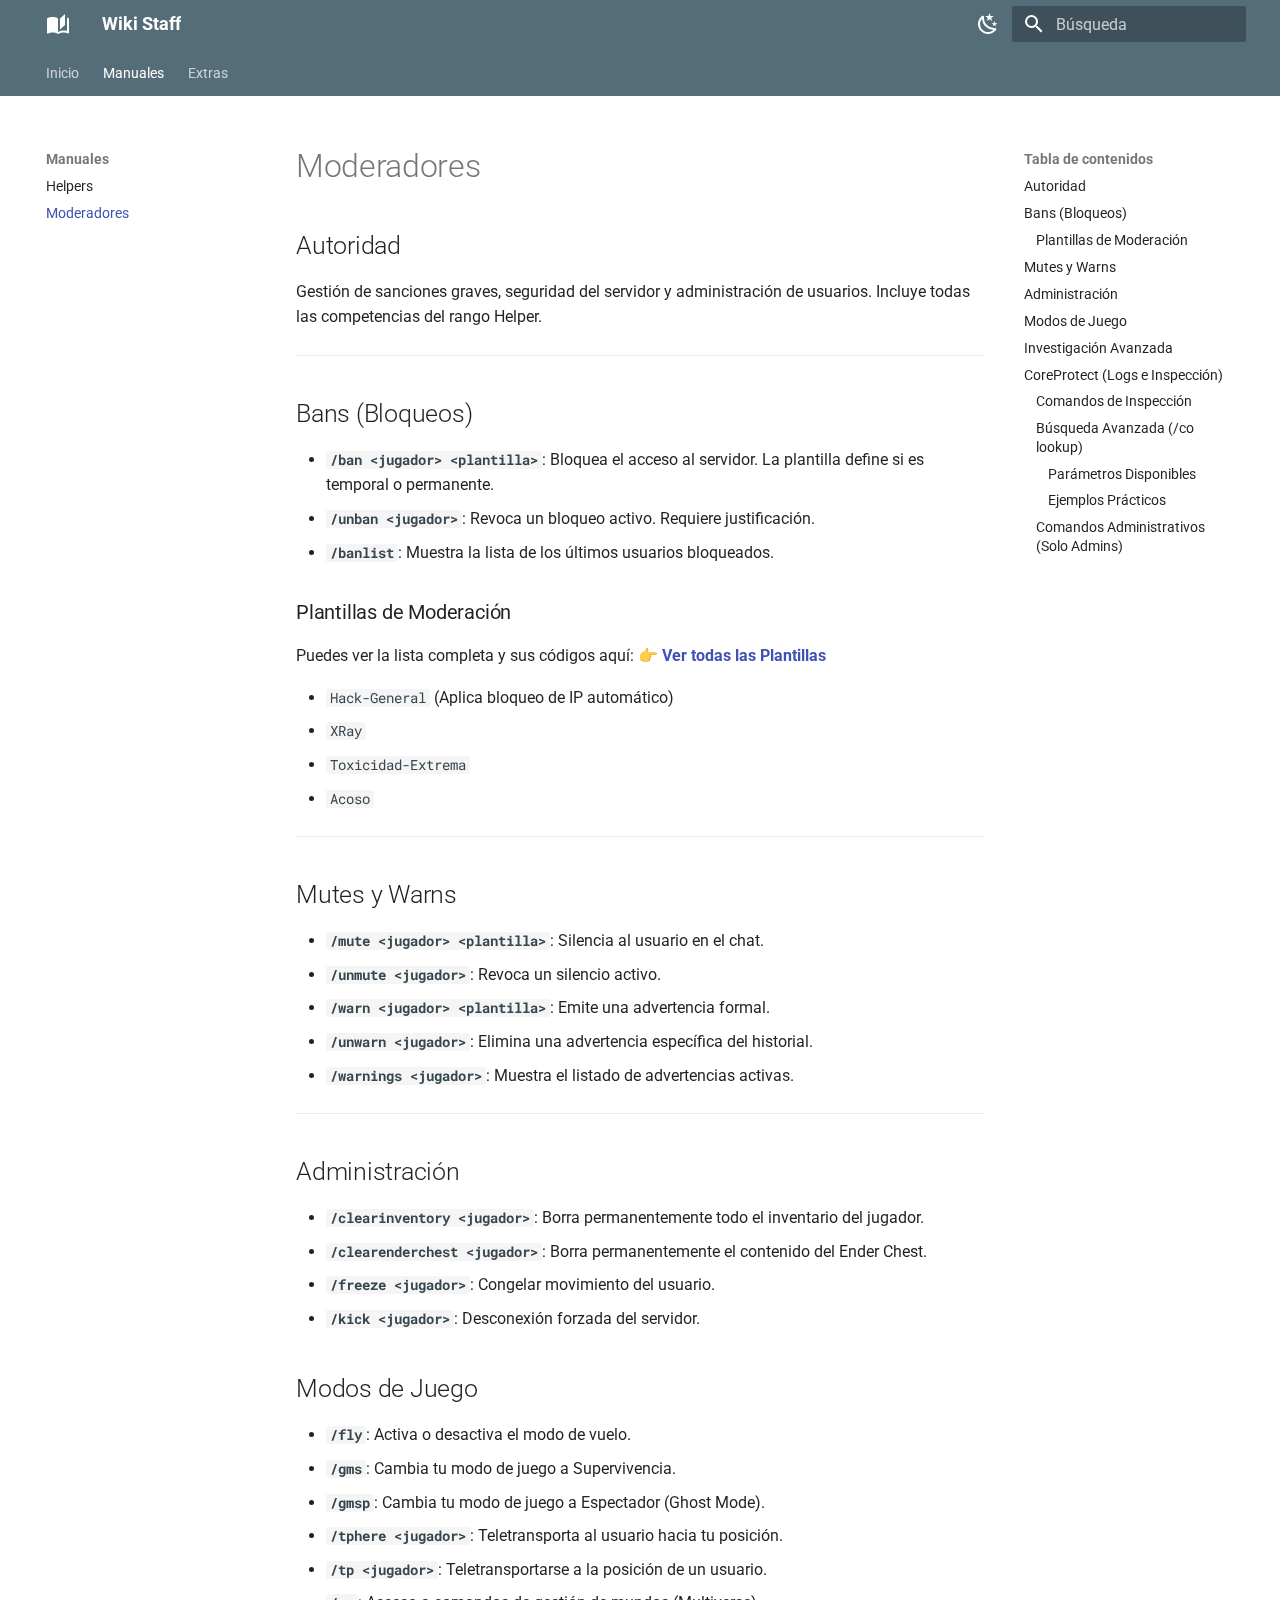
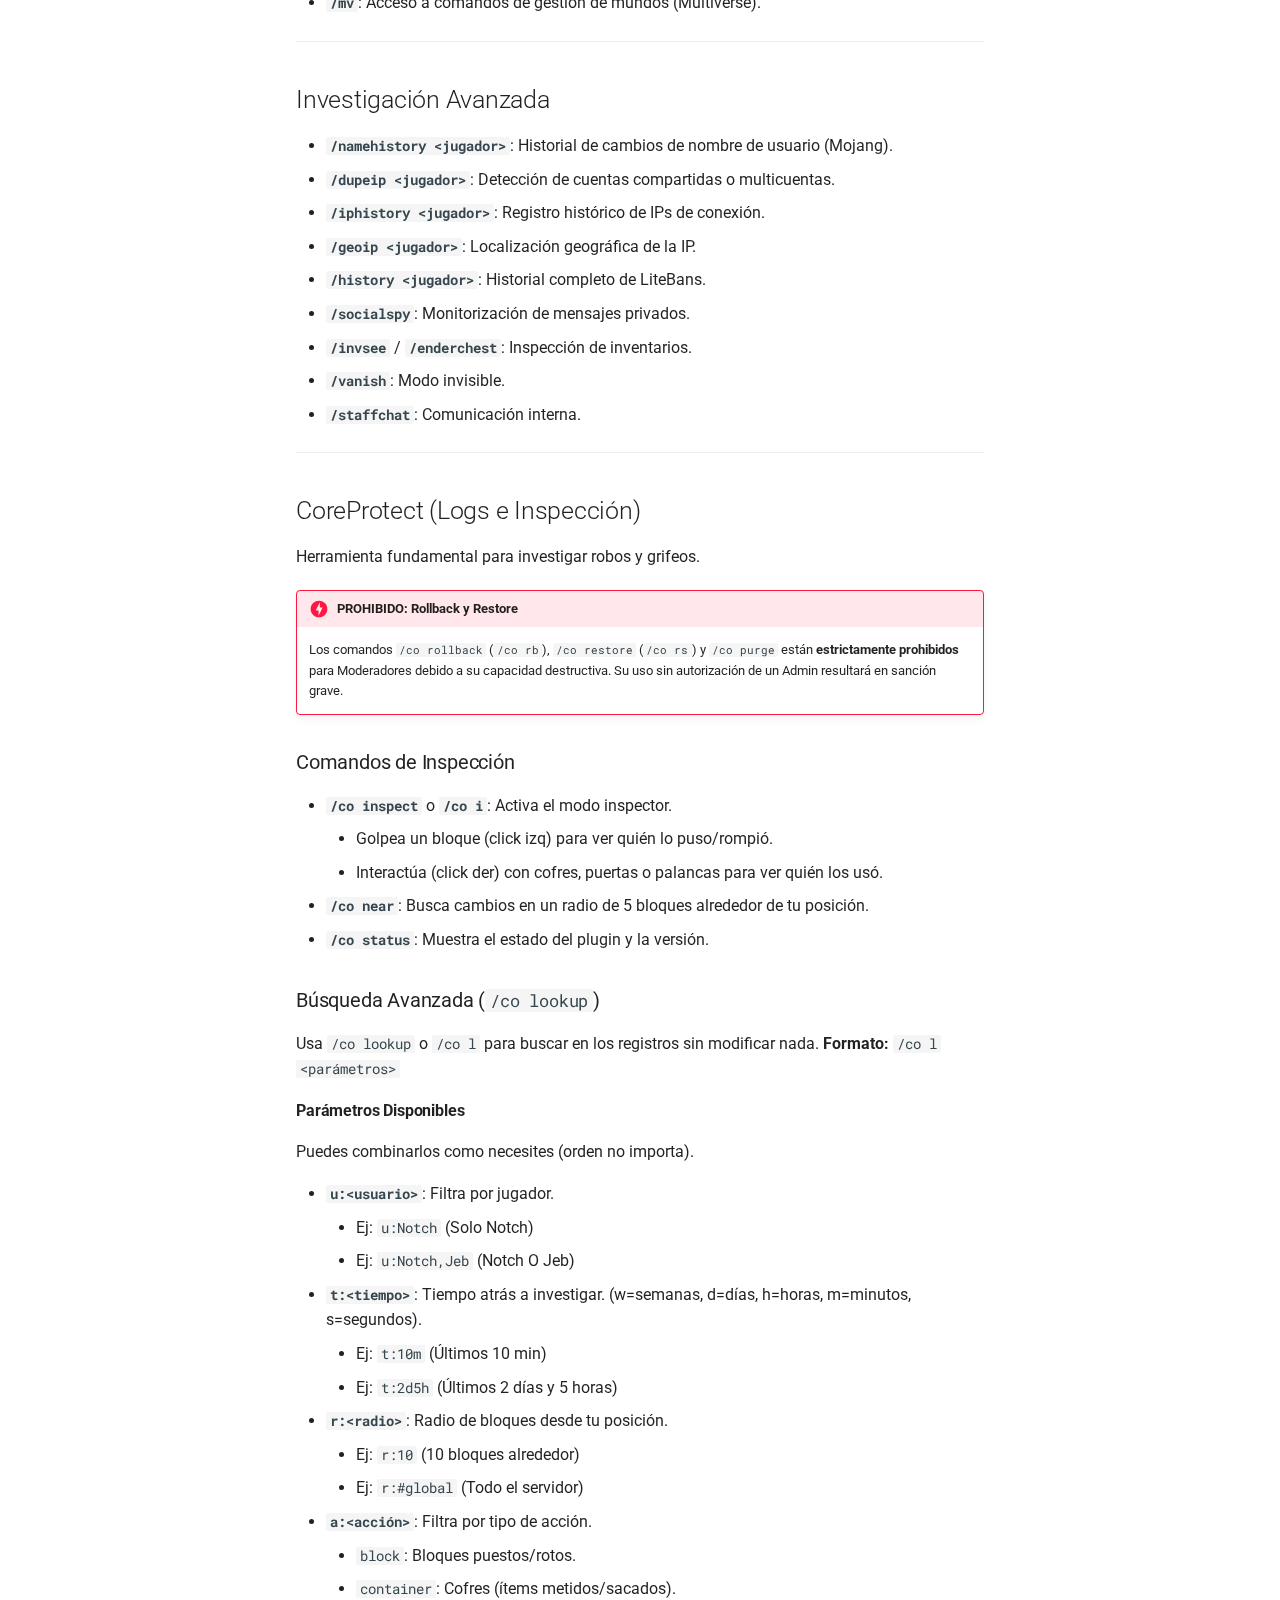
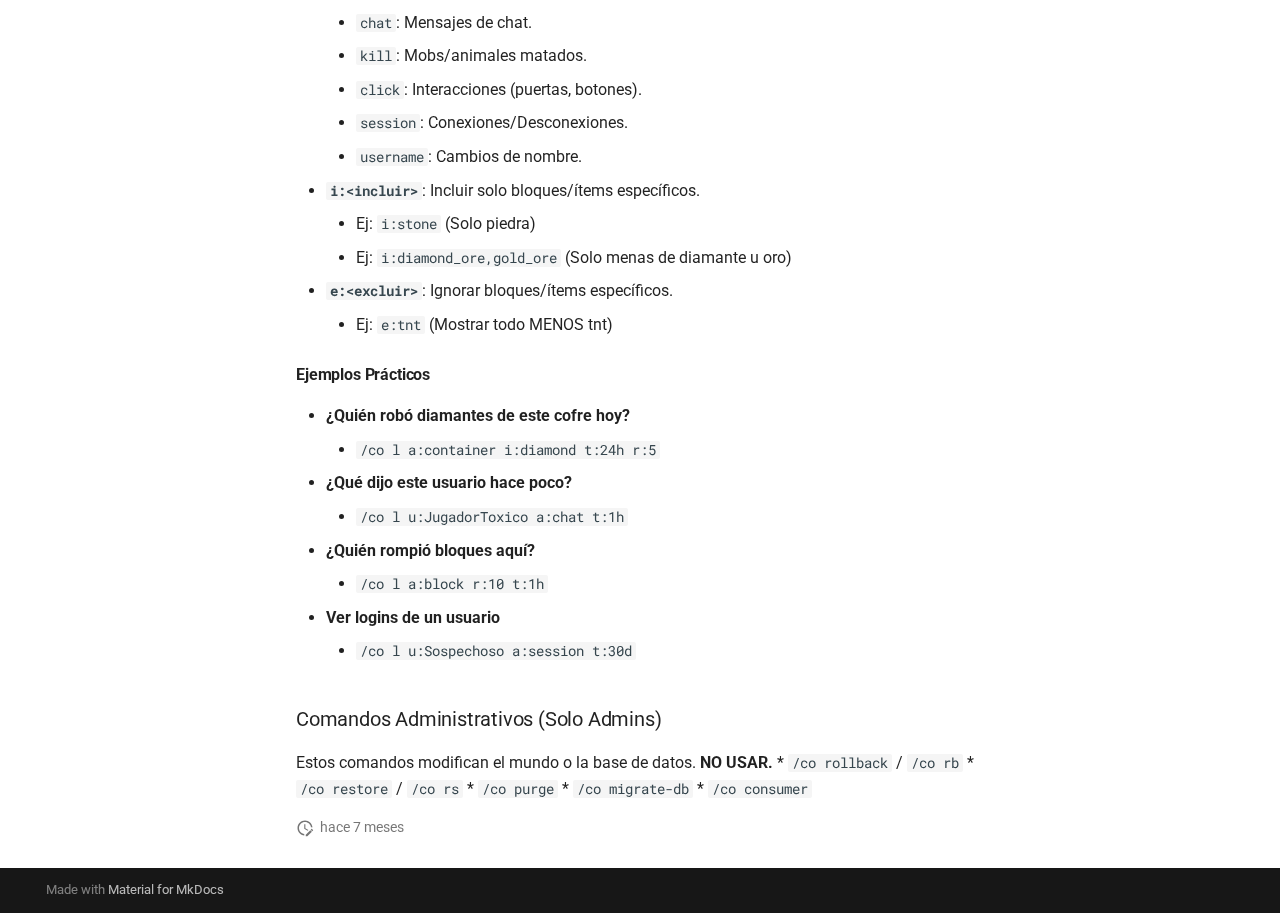
<file: guias/moderador/index.html>
<!doctype html>
<html lang="es" class="no-js">
  <head>
    
      <meta charset="utf-8">
      <meta name="viewport" content="width=device-width,initial-scale=1">
      
      
      
        <link rel="canonical" href="https://ymminnl.github.io/page-wiki/guias/moderador/">
      
      
        <link rel="prev" href="../helper/">
      
      
        <link rel="next" href="../plantillas/">
      
      
        
      
      
      <link rel="icon" href="../../assets/favicon.png">
      <meta name="generator" content="mkdocs-1.6.1, mkdocs-material-9.7.0">
    
    
      
        <title>Moderadores - Wiki Staff</title>
      
    
    
      <link rel="stylesheet" href="../../assets/stylesheets/main.618322db.min.css">
      
        
        <link rel="stylesheet" href="../../assets/stylesheets/palette.ab4e12ef.min.css">
      
      


    
    
      
    
    
      
        
        
        <link rel="preconnect" href="https://fonts.gstatic.com" crossorigin>
        <link rel="stylesheet" href="https://fonts.googleapis.com/css?family=Roboto:300,300i,400,400i,700,700i%7CRoboto+Mono:400,400i,700,700i&display=fallback">
        <style>:root{--md-text-font:"Roboto";--md-code-font:"Roboto Mono"}</style>
      
    
    
      <link rel="stylesheet" href="../../css/timeago.css">
    
    <script>__md_scope=new URL("../..",location),__md_hash=e=>[...e].reduce(((e,_)=>(e<<5)-e+_.charCodeAt(0)),0),__md_get=(e,_=localStorage,t=__md_scope)=>JSON.parse(_.getItem(t.pathname+"."+e)),__md_set=(e,_,t=localStorage,a=__md_scope)=>{try{t.setItem(a.pathname+"."+e,JSON.stringify(_))}catch(e){}}</script>
    
      

    
    
  </head>
  
  
    
    
      
    
    
    
    
    <body dir="ltr" data-md-color-scheme="default" data-md-color-primary="blue-grey" data-md-color-accent="deep-orange">
  
    
    <input class="md-toggle" data-md-toggle="drawer" type="checkbox" id="__drawer" autocomplete="off">
    <input class="md-toggle" data-md-toggle="search" type="checkbox" id="__search" autocomplete="off">
    <label class="md-overlay" for="__drawer"></label>
    <div data-md-component="skip">
      
        
        <a href="#moderadores" class="md-skip">
          Saltar a contenido
        </a>
      
    </div>
    <div data-md-component="announce">
      
    </div>
    
    
      

<header class="md-header" data-md-component="header">
  <nav class="md-header__inner md-grid" aria-label="Cabecera">
    <a href="../.." title="Wiki Staff" class="md-header__button md-logo" aria-label="Wiki Staff" data-md-component="logo">
      
  
  <svg xmlns="http://www.w3.org/2000/svg" viewBox="0 0 24 24"><path d="m19 2-5 4.5v11l5-4.5zM6.5 5C4.55 5 2.45 5.4 1 6.5v14.66c0 .25.25.5.5.5.1 0 .15-.07.25-.07 1.35-.65 3.3-1.09 4.75-1.09 1.95 0 4.05.4 5.5 1.5 1.35-.85 3.8-1.5 5.5-1.5 1.65 0 3.35.31 4.75 1.06.1.05.15.03.25.03.25 0 .5-.25.5-.5V6.5c-.6-.45-1.25-.75-2-1V19c-1.1-.35-2.3-.5-3.5-.5-1.7 0-4.15.65-5.5 1.5V6.5C10.55 5.4 8.45 5 6.5 5"/></svg>

    </a>
    <label class="md-header__button md-icon" for="__drawer">
      
      <svg xmlns="http://www.w3.org/2000/svg" viewBox="0 0 24 24"><path d="M3 6h18v2H3zm0 5h18v2H3zm0 5h18v2H3z"/></svg>
    </label>
    <div class="md-header__title" data-md-component="header-title">
      <div class="md-header__ellipsis">
        <div class="md-header__topic">
          <span class="md-ellipsis">
            Wiki Staff
          </span>
        </div>
        <div class="md-header__topic" data-md-component="header-topic">
          <span class="md-ellipsis">
            
              Moderadores
            
          </span>
        </div>
      </div>
    </div>
    
      
        <form class="md-header__option" data-md-component="palette">
  
    
    
    
    <input class="md-option" data-md-color-media="(prefers-color-scheme: light)" data-md-color-scheme="default" data-md-color-primary="blue-grey" data-md-color-accent="deep-orange"  aria-label="Cambiar a modo oscuro"  type="radio" name="__palette" id="__palette_0">
    
      <label class="md-header__button md-icon" title="Cambiar a modo oscuro" for="__palette_1" hidden>
        <svg xmlns="http://www.w3.org/2000/svg" viewBox="0 0 24 24"><path d="m17.75 4.09-2.53 1.94.91 3.06-2.63-1.81-2.63 1.81.91-3.06-2.53-1.94L12.44 4l1.06-3 1.06 3zm3.5 6.91-1.64 1.25.59 1.98-1.7-1.17-1.7 1.17.59-1.98L15.75 11l2.06-.05L18.5 9l.69 1.95zm-2.28 4.95c.83-.08 1.72 1.1 1.19 1.85-.32.45-.66.87-1.08 1.27C15.17 23 8.84 23 4.94 19.07c-3.91-3.9-3.91-10.24 0-14.14.4-.4.82-.76 1.27-1.08.75-.53 1.93.36 1.85 1.19-.27 2.86.69 5.83 2.89 8.02a9.96 9.96 0 0 0 8.02 2.89m-1.64 2.02a12.08 12.08 0 0 1-7.8-3.47c-2.17-2.19-3.33-5-3.49-7.82-2.81 3.14-2.7 7.96.31 10.98 3.02 3.01 7.84 3.12 10.98.31"/></svg>
      </label>
    
  
    
    
    
    <input class="md-option" data-md-color-media="(prefers-color-scheme: dark)" data-md-color-scheme="slate" data-md-color-primary="blue-grey" data-md-color-accent="deep-orange"  aria-label="Cambiar a modo claro"  type="radio" name="__palette" id="__palette_1">
    
      <label class="md-header__button md-icon" title="Cambiar a modo claro" for="__palette_0" hidden>
        <svg xmlns="http://www.w3.org/2000/svg" viewBox="0 0 24 24"><path d="M12 7a5 5 0 0 1 5 5 5 5 0 0 1-5 5 5 5 0 0 1-5-5 5 5 0 0 1 5-5m0 2a3 3 0 0 0-3 3 3 3 0 0 0 3 3 3 3 0 0 0 3-3 3 3 0 0 0-3-3m0-7 2.39 3.42C13.65 5.15 12.84 5 12 5s-1.65.15-2.39.42zM3.34 7l4.16-.35A7.2 7.2 0 0 0 5.94 8.5c-.44.74-.69 1.5-.83 2.29zm.02 10 1.76-3.77a7.131 7.131 0 0 0 2.38 4.14zM20.65 7l-1.77 3.79a7.02 7.02 0 0 0-2.38-4.15zm-.01 10-4.14.36c.59-.51 1.12-1.14 1.54-1.86.42-.73.69-1.5.83-2.29zM12 22l-2.41-3.44c.74.27 1.55.44 2.41.44.82 0 1.63-.17 2.37-.44z"/></svg>
      </label>
    
  
</form>
      
    
    
      <script>var palette=__md_get("__palette");if(palette&&palette.color){if("(prefers-color-scheme)"===palette.color.media){var media=matchMedia("(prefers-color-scheme: light)"),input=document.querySelector(media.matches?"[data-md-color-media='(prefers-color-scheme: light)']":"[data-md-color-media='(prefers-color-scheme: dark)']");palette.color.media=input.getAttribute("data-md-color-media"),palette.color.scheme=input.getAttribute("data-md-color-scheme"),palette.color.primary=input.getAttribute("data-md-color-primary"),palette.color.accent=input.getAttribute("data-md-color-accent")}for(var[key,value]of Object.entries(palette.color))document.body.setAttribute("data-md-color-"+key,value)}</script>
    
    
    
      
      
        <label class="md-header__button md-icon" for="__search">
          
          <svg xmlns="http://www.w3.org/2000/svg" viewBox="0 0 24 24"><path d="M9.5 3A6.5 6.5 0 0 1 16 9.5c0 1.61-.59 3.09-1.56 4.23l.27.27h.79l5 5-1.5 1.5-5-5v-.79l-.27-.27A6.52 6.52 0 0 1 9.5 16 6.5 6.5 0 0 1 3 9.5 6.5 6.5 0 0 1 9.5 3m0 2C7 5 5 7 5 9.5S7 14 9.5 14 14 12 14 9.5 12 5 9.5 5"/></svg>
        </label>
        <div class="md-search" data-md-component="search" role="dialog">
  <label class="md-search__overlay" for="__search"></label>
  <div class="md-search__inner" role="search">
    <form class="md-search__form" name="search">
      <input type="text" class="md-search__input" name="query" aria-label="Búsqueda" placeholder="Búsqueda" autocapitalize="off" autocorrect="off" autocomplete="off" spellcheck="false" data-md-component="search-query" required>
      <label class="md-search__icon md-icon" for="__search">
        
        <svg xmlns="http://www.w3.org/2000/svg" viewBox="0 0 24 24"><path d="M9.5 3A6.5 6.5 0 0 1 16 9.5c0 1.61-.59 3.09-1.56 4.23l.27.27h.79l5 5-1.5 1.5-5-5v-.79l-.27-.27A6.52 6.52 0 0 1 9.5 16 6.5 6.5 0 0 1 3 9.5 6.5 6.5 0 0 1 9.5 3m0 2C7 5 5 7 5 9.5S7 14 9.5 14 14 12 14 9.5 12 5 9.5 5"/></svg>
        
        <svg xmlns="http://www.w3.org/2000/svg" viewBox="0 0 24 24"><path d="M20 11v2H8l5.5 5.5-1.42 1.42L4.16 12l7.92-7.92L13.5 5.5 8 11z"/></svg>
      </label>
      <nav class="md-search__options" aria-label="Buscar">
        
        <button type="reset" class="md-search__icon md-icon" title="Limpiar" aria-label="Limpiar" tabindex="-1">
          
          <svg xmlns="http://www.w3.org/2000/svg" viewBox="0 0 24 24"><path d="M19 6.41 17.59 5 12 10.59 6.41 5 5 6.41 10.59 12 5 17.59 6.41 19 12 13.41 17.59 19 19 17.59 13.41 12z"/></svg>
        </button>
      </nav>
      
        <div class="md-search__suggest" data-md-component="search-suggest"></div>
      
    </form>
    <div class="md-search__output">
      <div class="md-search__scrollwrap" tabindex="0" data-md-scrollfix>
        <div class="md-search-result" data-md-component="search-result">
          <div class="md-search-result__meta">
            Inicializando búsqueda
          </div>
          <ol class="md-search-result__list" role="presentation"></ol>
        </div>
      </div>
    </div>
  </div>
</div>
      
    
    
  </nav>
  
</header>
    
    <div class="md-container" data-md-component="container">
      
      
        
          
            
<nav class="md-tabs" aria-label="Pestañas" data-md-component="tabs">
  <div class="md-grid">
    <ul class="md-tabs__list">
      
        
  
  
  
  
    <li class="md-tabs__item">
      <a href="../.." class="md-tabs__link">
        
  
  
    
  
  Inicio

      </a>
    </li>
  

      
        
  
  
  
    
  
  
    
    
      <li class="md-tabs__item md-tabs__item--active">
        <a href="../helper/" class="md-tabs__link">
          
  
  
  Manuales

        </a>
      </li>
    
  

      
        
  
  
  
  
    
    
      <li class="md-tabs__item">
        <a href="../plantillas/" class="md-tabs__link">
          
  
  
  Extras

        </a>
      </li>
    
  

      
    </ul>
  </div>
</nav>
          
        
      
      <main class="md-main" data-md-component="main">
        <div class="md-main__inner md-grid">
          
            
              
              <div class="md-sidebar md-sidebar--primary" data-md-component="sidebar" data-md-type="navigation" >
                <div class="md-sidebar__scrollwrap">
                  <div class="md-sidebar__inner">
                    


  


<nav class="md-nav md-nav--primary md-nav--lifted" aria-label="Navegación" data-md-level="0">
  <label class="md-nav__title" for="__drawer">
    <a href="../.." title="Wiki Staff" class="md-nav__button md-logo" aria-label="Wiki Staff" data-md-component="logo">
      
  
  <svg xmlns="http://www.w3.org/2000/svg" viewBox="0 0 24 24"><path d="m19 2-5 4.5v11l5-4.5zM6.5 5C4.55 5 2.45 5.4 1 6.5v14.66c0 .25.25.5.5.5.1 0 .15-.07.25-.07 1.35-.65 3.3-1.09 4.75-1.09 1.95 0 4.05.4 5.5 1.5 1.35-.85 3.8-1.5 5.5-1.5 1.65 0 3.35.31 4.75 1.06.1.05.15.03.25.03.25 0 .5-.25.5-.5V6.5c-.6-.45-1.25-.75-2-1V19c-1.1-.35-2.3-.5-3.5-.5-1.7 0-4.15.65-5.5 1.5V6.5C10.55 5.4 8.45 5 6.5 5"/></svg>

    </a>
    Wiki Staff
  </label>
  
  <ul class="md-nav__list" data-md-scrollfix>
    
      
      
  
  
  
  
    <li class="md-nav__item">
      <a href="../.." class="md-nav__link">
        
  
  
  <span class="md-ellipsis">
    
  
    Inicio
  

    
  </span>
  
  

      </a>
    </li>
  

    
      
      
  
  
    
  
  
  
    
    
    
    
      
        
        
      
      
        
      
    
    
    <li class="md-nav__item md-nav__item--active md-nav__item--section md-nav__item--nested">
      
        
        
        <input class="md-nav__toggle md-toggle " type="checkbox" id="__nav_2" checked>
        
          
          <label class="md-nav__link" for="__nav_2" id="__nav_2_label" tabindex="">
            
  
  
  <span class="md-ellipsis">
    
  
    Manuales
  

    
  </span>
  
  

            <span class="md-nav__icon md-icon"></span>
          </label>
        
        <nav class="md-nav" data-md-level="1" aria-labelledby="__nav_2_label" aria-expanded="true">
          <label class="md-nav__title" for="__nav_2">
            <span class="md-nav__icon md-icon"></span>
            
  
    Manuales
  

          </label>
          <ul class="md-nav__list" data-md-scrollfix>
            
              
                
  
  
  
  
    <li class="md-nav__item">
      <a href="../helper/" class="md-nav__link">
        
  
  
  <span class="md-ellipsis">
    
  
    Helpers
  

    
  </span>
  
  

      </a>
    </li>
  

              
            
              
                
  
  
    
  
  
  
    <li class="md-nav__item md-nav__item--active">
      
      <input class="md-nav__toggle md-toggle" type="checkbox" id="__toc">
      
      
        
      
      
        <label class="md-nav__link md-nav__link--active" for="__toc">
          
  
  
  <span class="md-ellipsis">
    
  
    Moderadores
  

    
  </span>
  
  

          <span class="md-nav__icon md-icon"></span>
        </label>
      
      <a href="./" class="md-nav__link md-nav__link--active">
        
  
  
  <span class="md-ellipsis">
    
  
    Moderadores
  

    
  </span>
  
  

      </a>
      
        

<nav class="md-nav md-nav--secondary" aria-label="Tabla de contenidos">
  
  
  
    
  
  
    <label class="md-nav__title" for="__toc">
      <span class="md-nav__icon md-icon"></span>
      Tabla de contenidos
    </label>
    <ul class="md-nav__list" data-md-component="toc" data-md-scrollfix>
      
        <li class="md-nav__item">
  <a href="#autoridad" class="md-nav__link">
    <span class="md-ellipsis">
      
        Autoridad
      
    </span>
  </a>
  
</li>
      
        <li class="md-nav__item">
  <a href="#bans-bloqueos" class="md-nav__link">
    <span class="md-ellipsis">
      
        Bans (Bloqueos)
      
    </span>
  </a>
  
    <nav class="md-nav" aria-label="Bans (Bloqueos)">
      <ul class="md-nav__list">
        
          <li class="md-nav__item">
  <a href="#plantillas-de-moderacion" class="md-nav__link">
    <span class="md-ellipsis">
      
        Plantillas de Moderación
      
    </span>
  </a>
  
</li>
        
      </ul>
    </nav>
  
</li>
      
        <li class="md-nav__item">
  <a href="#mutes-y-warns" class="md-nav__link">
    <span class="md-ellipsis">
      
        Mutes y Warns
      
    </span>
  </a>
  
</li>
      
        <li class="md-nav__item">
  <a href="#administracion" class="md-nav__link">
    <span class="md-ellipsis">
      
        Administración
      
    </span>
  </a>
  
</li>
      
        <li class="md-nav__item">
  <a href="#modos-de-juego" class="md-nav__link">
    <span class="md-ellipsis">
      
        Modos de Juego
      
    </span>
  </a>
  
</li>
      
        <li class="md-nav__item">
  <a href="#investigacion-avanzada" class="md-nav__link">
    <span class="md-ellipsis">
      
        Investigación Avanzada
      
    </span>
  </a>
  
</li>
      
        <li class="md-nav__item">
  <a href="#coreprotect-logs-e-inspeccion" class="md-nav__link">
    <span class="md-ellipsis">
      
        CoreProtect (Logs e Inspección)
      
    </span>
  </a>
  
    <nav class="md-nav" aria-label="CoreProtect (Logs e Inspección)">
      <ul class="md-nav__list">
        
          <li class="md-nav__item">
  <a href="#comandos-de-inspeccion" class="md-nav__link">
    <span class="md-ellipsis">
      
        Comandos de Inspección
      
    </span>
  </a>
  
</li>
        
          <li class="md-nav__item">
  <a href="#busqueda-avanzada-co-lookup" class="md-nav__link">
    <span class="md-ellipsis">
      
        Búsqueda Avanzada (/co lookup)
      
    </span>
  </a>
  
    <nav class="md-nav" aria-label="Búsqueda Avanzada (/co lookup)">
      <ul class="md-nav__list">
        
          <li class="md-nav__item">
  <a href="#parametros-disponibles" class="md-nav__link">
    <span class="md-ellipsis">
      
        Parámetros Disponibles
      
    </span>
  </a>
  
</li>
        
          <li class="md-nav__item">
  <a href="#ejemplos-practicos" class="md-nav__link">
    <span class="md-ellipsis">
      
        Ejemplos Prácticos
      
    </span>
  </a>
  
</li>
        
      </ul>
    </nav>
  
</li>
        
          <li class="md-nav__item">
  <a href="#comandos-administrativos-solo-admins" class="md-nav__link">
    <span class="md-ellipsis">
      
        Comandos Administrativos (Solo Admins)
      
    </span>
  </a>
  
</li>
        
      </ul>
    </nav>
  
</li>
      
    </ul>
  
</nav>
      
    </li>
  

              
            
          </ul>
        </nav>
      
    </li>
  

    
      
      
  
  
  
  
    
    
    
    
      
      
        
      
    
    
    <li class="md-nav__item md-nav__item--nested">
      
        
        
        <input class="md-nav__toggle md-toggle " type="checkbox" id="__nav_3" >
        
          
          <label class="md-nav__link" for="__nav_3" id="__nav_3_label" tabindex="0">
            
  
  
  <span class="md-ellipsis">
    
  
    Extras
  

    
  </span>
  
  

            <span class="md-nav__icon md-icon"></span>
          </label>
        
        <nav class="md-nav" data-md-level="1" aria-labelledby="__nav_3_label" aria-expanded="false">
          <label class="md-nav__title" for="__nav_3">
            <span class="md-nav__icon md-icon"></span>
            
  
    Extras
  

          </label>
          <ul class="md-nav__list" data-md-scrollfix>
            
              
                
  
  
  
  
    <li class="md-nav__item">
      <a href="../plantillas/" class="md-nav__link">
        
  
  
  <span class="md-ellipsis">
    
  
    Plantillas
  

    
  </span>
  
  

      </a>
    </li>
  

              
            
          </ul>
        </nav>
      
    </li>
  

    
  </ul>
</nav>
                  </div>
                </div>
              </div>
            
            
              
              <div class="md-sidebar md-sidebar--secondary" data-md-component="sidebar" data-md-type="toc" >
                <div class="md-sidebar__scrollwrap">
                  <div class="md-sidebar__inner">
                    

<nav class="md-nav md-nav--secondary" aria-label="Tabla de contenidos">
  
  
  
    
  
  
    <label class="md-nav__title" for="__toc">
      <span class="md-nav__icon md-icon"></span>
      Tabla de contenidos
    </label>
    <ul class="md-nav__list" data-md-component="toc" data-md-scrollfix>
      
        <li class="md-nav__item">
  <a href="#autoridad" class="md-nav__link">
    <span class="md-ellipsis">
      
        Autoridad
      
    </span>
  </a>
  
</li>
      
        <li class="md-nav__item">
  <a href="#bans-bloqueos" class="md-nav__link">
    <span class="md-ellipsis">
      
        Bans (Bloqueos)
      
    </span>
  </a>
  
    <nav class="md-nav" aria-label="Bans (Bloqueos)">
      <ul class="md-nav__list">
        
          <li class="md-nav__item">
  <a href="#plantillas-de-moderacion" class="md-nav__link">
    <span class="md-ellipsis">
      
        Plantillas de Moderación
      
    </span>
  </a>
  
</li>
        
      </ul>
    </nav>
  
</li>
      
        <li class="md-nav__item">
  <a href="#mutes-y-warns" class="md-nav__link">
    <span class="md-ellipsis">
      
        Mutes y Warns
      
    </span>
  </a>
  
</li>
      
        <li class="md-nav__item">
  <a href="#administracion" class="md-nav__link">
    <span class="md-ellipsis">
      
        Administración
      
    </span>
  </a>
  
</li>
      
        <li class="md-nav__item">
  <a href="#modos-de-juego" class="md-nav__link">
    <span class="md-ellipsis">
      
        Modos de Juego
      
    </span>
  </a>
  
</li>
      
        <li class="md-nav__item">
  <a href="#investigacion-avanzada" class="md-nav__link">
    <span class="md-ellipsis">
      
        Investigación Avanzada
      
    </span>
  </a>
  
</li>
      
        <li class="md-nav__item">
  <a href="#coreprotect-logs-e-inspeccion" class="md-nav__link">
    <span class="md-ellipsis">
      
        CoreProtect (Logs e Inspección)
      
    </span>
  </a>
  
    <nav class="md-nav" aria-label="CoreProtect (Logs e Inspección)">
      <ul class="md-nav__list">
        
          <li class="md-nav__item">
  <a href="#comandos-de-inspeccion" class="md-nav__link">
    <span class="md-ellipsis">
      
        Comandos de Inspección
      
    </span>
  </a>
  
</li>
        
          <li class="md-nav__item">
  <a href="#busqueda-avanzada-co-lookup" class="md-nav__link">
    <span class="md-ellipsis">
      
        Búsqueda Avanzada (/co lookup)
      
    </span>
  </a>
  
    <nav class="md-nav" aria-label="Búsqueda Avanzada (/co lookup)">
      <ul class="md-nav__list">
        
          <li class="md-nav__item">
  <a href="#parametros-disponibles" class="md-nav__link">
    <span class="md-ellipsis">
      
        Parámetros Disponibles
      
    </span>
  </a>
  
</li>
        
          <li class="md-nav__item">
  <a href="#ejemplos-practicos" class="md-nav__link">
    <span class="md-ellipsis">
      
        Ejemplos Prácticos
      
    </span>
  </a>
  
</li>
        
      </ul>
    </nav>
  
</li>
        
          <li class="md-nav__item">
  <a href="#comandos-administrativos-solo-admins" class="md-nav__link">
    <span class="md-ellipsis">
      
        Comandos Administrativos (Solo Admins)
      
    </span>
  </a>
  
</li>
        
      </ul>
    </nav>
  
</li>
      
    </ul>
  
</nav>
                  </div>
                </div>
              </div>
            
          
          
            <div class="md-content" data-md-component="content">
              
              <article class="md-content__inner md-typeset">
                
                  



<h1 id="moderadores">Moderadores</h1>
<h2 id="autoridad">Autoridad</h2>
<p>Gestión de sanciones graves, seguridad del servidor y administración de usuarios. Incluye todas las competencias del rango Helper.</p>
<hr />
<h2 id="bans-bloqueos">Bans (Bloqueos)</h2>
<ul>
<li><strong><code>/ban &lt;jugador&gt; &lt;plantilla&gt;</code></strong>: Bloquea el acceso al servidor. La plantilla define si es temporal o permanente.</li>
<li><strong><code>/unban &lt;jugador&gt;</code></strong>: Revoca un bloqueo activo. Requiere justificación.</li>
<li><strong><code>/banlist</code></strong>: Muestra la lista de los últimos usuarios bloqueados.</li>
</ul>
<h3 id="plantillas-de-moderacion">Plantillas de Moderación</h3>
<p>Puedes ver la lista completa y sus códigos aquí:
👉 <a href="../plantillas.md"><strong>Ver todas las Plantillas</strong></a></p>
<ul>
<li><code>Hack-General</code> (Aplica bloqueo de IP automático)</li>
<li><code>XRay</code></li>
<li><code>Toxicidad-Extrema</code></li>
<li><code>Acoso</code></li>
</ul>
<hr />
<h2 id="mutes-y-warns">Mutes y Warns</h2>
<ul>
<li><strong><code>/mute &lt;jugador&gt; &lt;plantilla&gt;</code></strong>: Silencia al usuario en el chat.</li>
<li><strong><code>/unmute &lt;jugador&gt;</code></strong>: Revoca un silencio activo.</li>
<li><strong><code>/warn &lt;jugador&gt; &lt;plantilla&gt;</code></strong>: Emite una advertencia formal.</li>
<li><strong><code>/unwarn &lt;jugador&gt;</code></strong>: Elimina una advertencia específica del historial.</li>
<li><strong><code>/warnings &lt;jugador&gt;</code></strong>: Muestra el listado de advertencias activas.</li>
</ul>
<hr />
<h2 id="administracion">Administración</h2>
<ul>
<li><strong><code>/clearinventory &lt;jugador&gt;</code></strong>: Borra permanentemente todo el inventario del jugador.</li>
<li><strong><code>/clearenderchest &lt;jugador&gt;</code></strong>: Borra permanentemente el contenido del Ender Chest.</li>
<li><strong><code>/freeze &lt;jugador&gt;</code></strong>: Congelar movimiento del usuario.</li>
<li><strong><code>/kick &lt;jugador&gt;</code></strong>: Desconexión forzada del servidor.</li>
</ul>
<h2 id="modos-de-juego">Modos de Juego</h2>
<ul>
<li><strong><code>/fly</code></strong>: Activa o desactiva el modo de vuelo.</li>
<li><strong><code>/gms</code></strong>: Cambia tu modo de juego a Supervivencia.</li>
<li><strong><code>/gmsp</code></strong>: Cambia tu modo de juego a Espectador (Ghost Mode).</li>
<li><strong><code>/tphere &lt;jugador&gt;</code></strong>: Teletransporta al usuario hacia tu posición.</li>
<li><strong><code>/tp &lt;jugador&gt;</code></strong>: Teletransportarse a la posición de un usuario.</li>
<li><strong><code>/mv</code></strong>: Acceso a comandos de gestión de mundos (Multiverse).</li>
</ul>
<hr />
<h2 id="investigacion-avanzada">Investigación Avanzada</h2>
<ul>
<li><strong><code>/namehistory &lt;jugador&gt;</code></strong>: Historial de cambios de nombre de usuario (Mojang).</li>
<li><strong><code>/dupeip &lt;jugador&gt;</code></strong>: Detección de cuentas compartidas o multicuentas.</li>
<li><strong><code>/iphistory &lt;jugador&gt;</code></strong>: Registro histórico de IPs de conexión.</li>
<li><strong><code>/geoip &lt;jugador&gt;</code></strong>: Localización geográfica de la IP.</li>
<li><strong><code>/history &lt;jugador&gt;</code></strong>: Historial completo de LiteBans.</li>
<li><strong><code>/socialspy</code></strong>: Monitorización de mensajes privados.</li>
<li><strong><code>/invsee</code></strong> / <strong><code>/enderchest</code></strong>: Inspección de inventarios.</li>
<li><strong><code>/vanish</code></strong>: Modo invisible.</li>
<li><strong><code>/staffchat</code></strong>: Comunicación interna.</li>
</ul>
<hr />
<h2 id="coreprotect-logs-e-inspeccion">CoreProtect (Logs e Inspección)</h2>
<p>Herramienta fundamental para investigar robos y grifeos.</p>
<div class="admonition danger">
<p class="admonition-title">PROHIBIDO: Rollback y Restore</p>
<p>Los comandos <code>/co rollback</code> (<code>/co rb</code>), <code>/co restore</code> (<code>/co rs</code>) y <code>/co purge</code> están <strong>estrictamente prohibidos</strong> para Moderadores debido a su capacidad destructiva. Su uso sin autorización de un Admin resultará en sanción grave.</p>
</div>
<h3 id="comandos-de-inspeccion">Comandos de Inspección</h3>
<ul>
<li><strong><code>/co inspect</code></strong> o <strong><code>/co i</code></strong>: Activa el modo inspector.<ul>
<li>Golpea un bloque (click izq) para ver quién lo puso/rompió.</li>
<li>Interactúa (click der) con cofres, puertas o palancas para ver quién los usó.</li>
</ul>
</li>
<li><strong><code>/co near</code></strong>: Busca cambios en un radio de 5 bloques alrededor de tu posición.</li>
<li><strong><code>/co status</code></strong>: Muestra el estado del plugin y la versión.</li>
</ul>
<h3 id="busqueda-avanzada-co-lookup">Búsqueda Avanzada (<code>/co lookup</code>)</h3>
<p>Usa <code>/co lookup</code> o <code>/co l</code> para buscar en los registros sin modificar nada.
<strong>Formato:</strong> <code>/co l &lt;parámetros&gt;</code></p>
<h4 id="parametros-disponibles">Parámetros Disponibles</h4>
<p>Puedes combinarlos como necesites (orden no importa).</p>
<ul>
<li><strong><code>u:&lt;usuario&gt;</code></strong>: Filtra por jugador.<ul>
<li>Ej: <code>u:Notch</code> (Solo Notch)</li>
<li>Ej: <code>u:Notch,Jeb</code> (Notch O Jeb)</li>
</ul>
</li>
<li><strong><code>t:&lt;tiempo&gt;</code></strong>: Tiempo atrás a investigar. (w=semanas, d=días, h=horas, m=minutos, s=segundos).<ul>
<li>Ej: <code>t:10m</code> (Últimos 10 min)</li>
<li>Ej: <code>t:2d5h</code> (Últimos 2 días y 5 horas)</li>
</ul>
</li>
<li><strong><code>r:&lt;radio&gt;</code></strong>: Radio de bloques desde tu posición.<ul>
<li>Ej: <code>r:10</code> (10 bloques alrededor)</li>
<li>Ej: <code>r:#global</code> (Todo el servidor)</li>
</ul>
</li>
<li><strong><code>a:&lt;acción&gt;</code></strong>: Filtra por tipo de acción.<ul>
<li><code>block</code>: Bloques puestos/rotos.</li>
<li><code>container</code>: Cofres (ítems metidos/sacados).</li>
<li><code>chat</code>: Mensajes de chat.</li>
<li><code>kill</code>: Mobs/animales matados.</li>
<li><code>click</code>: Interacciones (puertas, botones).</li>
<li><code>session</code>: Conexiones/Desconexiones.</li>
<li><code>username</code>: Cambios de nombre.</li>
</ul>
</li>
<li><strong><code>i:&lt;incluir&gt;</code></strong>: Incluir solo bloques/ítems específicos.<ul>
<li>Ej: <code>i:stone</code> (Solo piedra)</li>
<li>Ej: <code>i:diamond_ore,gold_ore</code> (Solo menas de diamante u oro)</li>
</ul>
</li>
<li><strong><code>e:&lt;excluir&gt;</code></strong>: Ignorar bloques/ítems específicos.<ul>
<li>Ej: <code>e:tnt</code> (Mostrar todo MENOS tnt)</li>
</ul>
</li>
</ul>
<h4 id="ejemplos-practicos">Ejemplos Prácticos</h4>
<ul>
<li><strong>¿Quién robó diamantes de este cofre hoy?</strong><ul>
<li><code>/co l a:container i:diamond t:24h r:5</code></li>
</ul>
</li>
<li><strong>¿Qué dijo este usuario hace poco?</strong><ul>
<li><code>/co l u:JugadorToxico a:chat t:1h</code></li>
</ul>
</li>
<li><strong>¿Quién rompió bloques aquí?</strong><ul>
<li><code>/co l a:block r:10 t:1h</code></li>
</ul>
</li>
<li><strong>Ver logins de un usuario</strong><ul>
<li><code>/co l u:Sospechoso a:session t:30d</code></li>
</ul>
</li>
</ul>
<h3 id="comandos-administrativos-solo-admins">Comandos Administrativos (Solo Admins)</h3>
<p>Estos comandos modifican el mundo o la base de datos. <strong>NO USAR.</strong>
*   <code>/co rollback</code> / <code>/co rb</code>
*   <code>/co restore</code> / <code>/co rs</code>
*   <code>/co purge</code>
*   <code>/co migrate-db</code>
*   <code>/co consumer</code></p>







  
    
  
  


  <aside class="md-source-file">
    
      
  <span class="md-source-file__fact">
    <span class="md-icon" title="Última actualización">
      <svg xmlns="http://www.w3.org/2000/svg" viewBox="0 0 24 24"><path d="M21 13.1c-.1 0-.3.1-.4.2l-1 1 2.1 2.1 1-1c.2-.2.2-.6 0-.8l-1.3-1.3c-.1-.1-.2-.2-.4-.2m-1.9 1.8-6.1 6V23h2.1l6.1-6.1zM12.5 7v5.2l4 2.4-1 1L11 13V7zM11 21.9c-5.1-.5-9-4.8-9-9.9C2 6.5 6.5 2 12 2c5.3 0 9.6 4.1 10 9.3-.3-.1-.6-.2-1-.2s-.7.1-1 .2C19.6 7.2 16.2 4 12 4c-4.4 0-8 3.6-8 8 0 4.1 3.1 7.5 7.1 7.9l-.1.2z"/></svg>
    </span>
    <span class="git-revision-date-localized-plugin git-revision-date-localized-plugin-timeago" title="8 de diciembre de 2025 06:06:30 UTC"><span class="timeago" datetime="2025-12-08T06:06:30+00:00" locale="es"></span></span><span class="git-revision-date-localized-plugin git-revision-date-localized-plugin-iso_date" title="8 de diciembre de 2025 06:06:30 UTC">2025-12-08</span>
  </span>

    
    
    
    
  </aside>





                
              </article>
            </div>
          
          
<script>var target=document.getElementById(location.hash.slice(1));target&&target.name&&(target.checked=target.name.startsWith("__tabbed_"))</script>
        </div>
        
          <button type="button" class="md-top md-icon" data-md-component="top" hidden>
  
  <svg xmlns="http://www.w3.org/2000/svg" viewBox="0 0 24 24"><path d="M13 20h-2V8l-5.5 5.5-1.42-1.42L12 4.16l7.92 7.92-1.42 1.42L13 8z"/></svg>
  Volver al principio
</button>
        
      </main>
      
        <footer class="md-footer">
  
  <div class="md-footer-meta md-typeset">
    <div class="md-footer-meta__inner md-grid">
      <div class="md-copyright">
  
  
    Made with
    <a href="https://squidfunk.github.io/mkdocs-material/" target="_blank" rel="noopener">
      Material for MkDocs
    </a>
  
</div>
      
    </div>
  </div>
</footer>
      
    </div>
    <div class="md-dialog" data-md-component="dialog">
      <div class="md-dialog__inner md-typeset"></div>
    </div>
    
    
    
      
      
      <script id="__config" type="application/json">{"annotate": null, "base": "../..", "features": ["navigation.tabs", "navigation.sections", "navigation.top", "search.suggest", "search.highlight", "content.code.copy"], "search": "../../assets/javascripts/workers/search.7a47a382.min.js", "tags": null, "translations": {"clipboard.copied": "Copiado al portapapeles", "clipboard.copy": "Copiar al portapapeles", "search.result.more.one": "1 m\u00e1s en esta p\u00e1gina", "search.result.more.other": "# m\u00e1s en esta p\u00e1gina", "search.result.none": "No se encontraron documentos", "search.result.one": "1 documento encontrado", "search.result.other": "# documentos encontrados", "search.result.placeholder": "Teclee para comenzar b\u00fasqueda", "search.result.term.missing": "Falta", "select.version": "Seleccionar versi\u00f3n"}, "version": null}</script>
    
    
      <script src="../../assets/javascripts/bundle.e71a0d61.min.js"></script>
      
        <script src="../../js/timeago.min.js"></script>
      
        <script src="../../js/timeago_mkdocs_material.js"></script>
      
    
  </body>
</html>
</file>
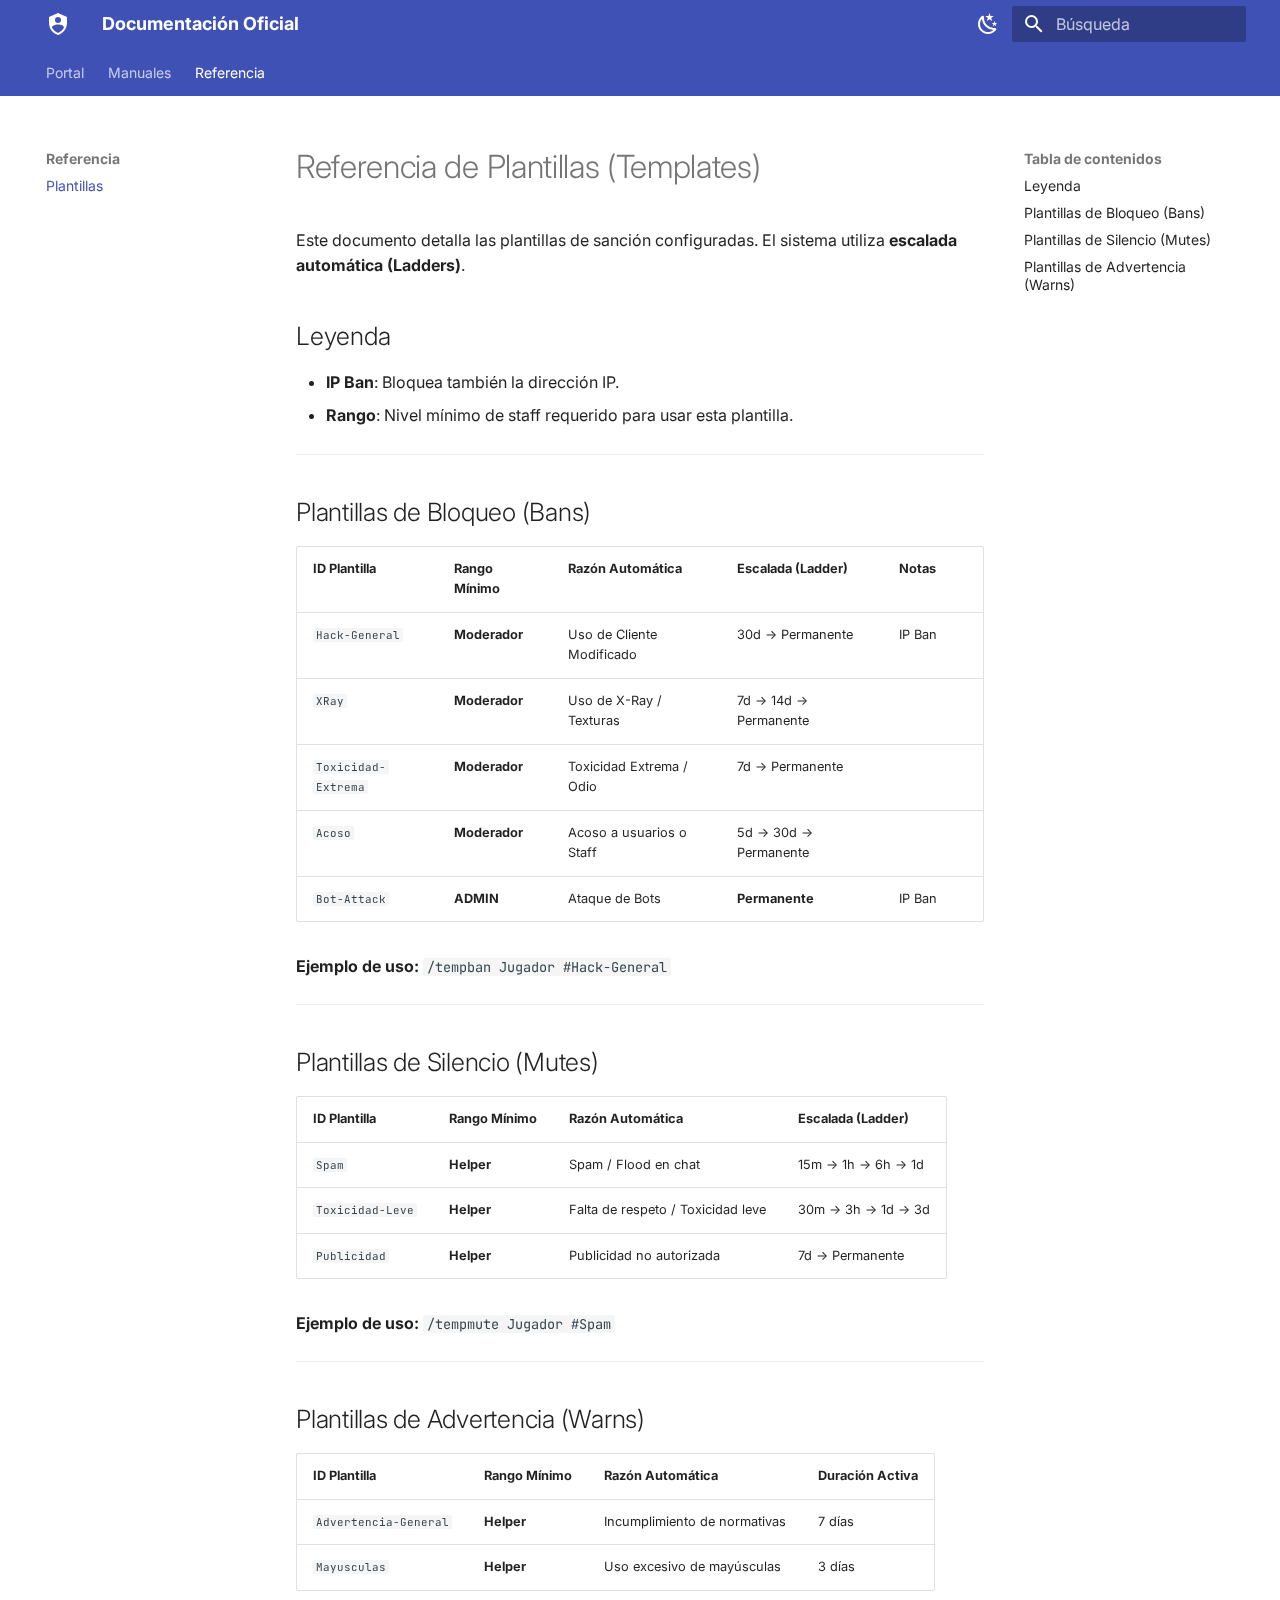
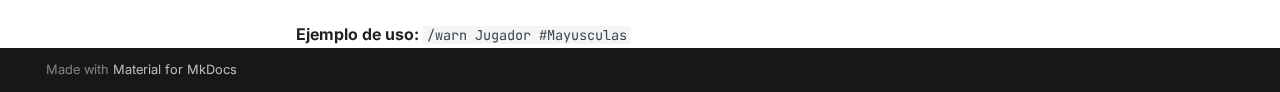
<file: guias/plantillas/index.html>
<!doctype html>
<html lang="es" class="no-js">
  <head>
    
      <meta charset="utf-8">
      <meta name="viewport" content="width=device-width,initial-scale=1">
      
      
      
        <link rel="canonical" href="https://ymminnl.github.io/page-wiki/guias/plantillas/">
      
      
        <link rel="prev" href="../moderador/">
      
      
      
        
      
      
      <link rel="icon" href="../../assets/favicon.png">
      <meta name="generator" content="mkdocs-1.6.1, mkdocs-material-9.7.0">
    
    
      
        <title>Plantillas - Documentación Oficial</title>
      
    
    
      <link rel="stylesheet" href="../../assets/stylesheets/main.618322db.min.css">
      
        
        <link rel="stylesheet" href="../../assets/stylesheets/palette.ab4e12ef.min.css">
      
      


    
    
      
    
    
      
        
        
        <link rel="preconnect" href="https://fonts.gstatic.com" crossorigin>
        <link rel="stylesheet" href="https://fonts.googleapis.com/css?family=Inter:300,300i,400,400i,700,700i%7CJetBrains+Mono:400,400i,700,700i&display=fallback">
        <style>:root{--md-text-font:"Inter";--md-code-font:"JetBrains Mono"}</style>
      
    
    
      <link rel="stylesheet" href="../../stylesheets/extra.css">
    
    <script>__md_scope=new URL("../..",location),__md_hash=e=>[...e].reduce(((e,_)=>(e<<5)-e+_.charCodeAt(0)),0),__md_get=(e,_=localStorage,t=__md_scope)=>JSON.parse(_.getItem(t.pathname+"."+e)),__md_set=(e,_,t=localStorage,a=__md_scope)=>{try{t.setItem(a.pathname+"."+e,JSON.stringify(_))}catch(e){}}</script>
    
      

    
    
  </head>
  
  
    
    
      
    
    
    
    
    <body dir="ltr" data-md-color-scheme="default" data-md-color-primary="indigo" data-md-color-accent="deep-purple">
  
    
    <input class="md-toggle" data-md-toggle="drawer" type="checkbox" id="__drawer" autocomplete="off">
    <input class="md-toggle" data-md-toggle="search" type="checkbox" id="__search" autocomplete="off">
    <label class="md-overlay" for="__drawer"></label>
    <div data-md-component="skip">
      
        
        <a href="#referencia-de-plantillas-templates" class="md-skip">
          Saltar a contenido
        </a>
      
    </div>
    <div data-md-component="announce">
      
    </div>
    
    
      

<header class="md-header" data-md-component="header">
  <nav class="md-header__inner md-grid" aria-label="Cabecera">
    <a href="../.." title="Documentación Oficial" class="md-header__button md-logo" aria-label="Documentación Oficial" data-md-component="logo">
      
  
  <svg xmlns="http://www.w3.org/2000/svg" viewBox="0 0 24 24"><path d="M12 1 3 5v6c0 5.55 3.84 10.74 9 12 5.16-1.26 9-6.45 9-12V5zm0 4a3 3 0 0 1 3 3 3 3 0 0 1-3 3 3 3 0 0 1-3-3 3 3 0 0 1 3-3m5.13 12A9.7 9.7 0 0 1 12 20.92 9.7 9.7 0 0 1 6.87 17c-.34-.5-.63-1-.87-1.53 0-1.65 2.71-3 6-3s6 1.32 6 3c-.24.53-.53 1.03-.87 1.53"/></svg>

    </a>
    <label class="md-header__button md-icon" for="__drawer">
      
      <svg xmlns="http://www.w3.org/2000/svg" viewBox="0 0 24 24"><path d="M3 6h18v2H3zm0 5h18v2H3zm0 5h18v2H3z"/></svg>
    </label>
    <div class="md-header__title" data-md-component="header-title">
      <div class="md-header__ellipsis">
        <div class="md-header__topic">
          <span class="md-ellipsis">
            Documentación Oficial
          </span>
        </div>
        <div class="md-header__topic" data-md-component="header-topic">
          <span class="md-ellipsis">
            
              Plantillas
            
          </span>
        </div>
      </div>
    </div>
    
      
        <form class="md-header__option" data-md-component="palette">
  
    
    
    
    <input class="md-option" data-md-color-media="(prefers-color-scheme: light)" data-md-color-scheme="default" data-md-color-primary="indigo" data-md-color-accent="deep-purple"  aria-label="Cambiar a modo oscuro"  type="radio" name="__palette" id="__palette_0">
    
      <label class="md-header__button md-icon" title="Cambiar a modo oscuro" for="__palette_1" hidden>
        <svg xmlns="http://www.w3.org/2000/svg" viewBox="0 0 24 24"><path d="m17.75 4.09-2.53 1.94.91 3.06-2.63-1.81-2.63 1.81.91-3.06-2.53-1.94L12.44 4l1.06-3 1.06 3zm3.5 6.91-1.64 1.25.59 1.98-1.7-1.17-1.7 1.17.59-1.98L15.75 11l2.06-.05L18.5 9l.69 1.95zm-2.28 4.95c.83-.08 1.72 1.1 1.19 1.85-.32.45-.66.87-1.08 1.27C15.17 23 8.84 23 4.94 19.07c-3.91-3.9-3.91-10.24 0-14.14.4-.4.82-.76 1.27-1.08.75-.53 1.93.36 1.85 1.19-.27 2.86.69 5.83 2.89 8.02a9.96 9.96 0 0 0 8.02 2.89m-1.64 2.02a12.08 12.08 0 0 1-7.8-3.47c-2.17-2.19-3.33-5-3.49-7.82-2.81 3.14-2.7 7.96.31 10.98 3.02 3.01 7.84 3.12 10.98.31"/></svg>
      </label>
    
  
    
    
    
    <input class="md-option" data-md-color-media="(prefers-color-scheme: dark)" data-md-color-scheme="slate" data-md-color-primary="indigo" data-md-color-accent="teal"  aria-label="Cambiar a modo claro"  type="radio" name="__palette" id="__palette_1">
    
      <label class="md-header__button md-icon" title="Cambiar a modo claro" for="__palette_0" hidden>
        <svg xmlns="http://www.w3.org/2000/svg" viewBox="0 0 24 24"><path d="M12 7a5 5 0 0 1 5 5 5 5 0 0 1-5 5 5 5 0 0 1-5-5 5 5 0 0 1 5-5m0 2a3 3 0 0 0-3 3 3 3 0 0 0 3 3 3 3 0 0 0 3-3 3 3 0 0 0-3-3m0-7 2.39 3.42C13.65 5.15 12.84 5 12 5s-1.65.15-2.39.42zM3.34 7l4.16-.35A7.2 7.2 0 0 0 5.94 8.5c-.44.74-.69 1.5-.83 2.29zm.02 10 1.76-3.77a7.131 7.131 0 0 0 2.38 4.14zM20.65 7l-1.77 3.79a7.02 7.02 0 0 0-2.38-4.15zm-.01 10-4.14.36c.59-.51 1.12-1.14 1.54-1.86.42-.73.69-1.5.83-2.29zM12 22l-2.41-3.44c.74.27 1.55.44 2.41.44.82 0 1.63-.17 2.37-.44z"/></svg>
      </label>
    
  
</form>
      
    
    
      <script>var palette=__md_get("__palette");if(palette&&palette.color){if("(prefers-color-scheme)"===palette.color.media){var media=matchMedia("(prefers-color-scheme: light)"),input=document.querySelector(media.matches?"[data-md-color-media='(prefers-color-scheme: light)']":"[data-md-color-media='(prefers-color-scheme: dark)']");palette.color.media=input.getAttribute("data-md-color-media"),palette.color.scheme=input.getAttribute("data-md-color-scheme"),palette.color.primary=input.getAttribute("data-md-color-primary"),palette.color.accent=input.getAttribute("data-md-color-accent")}for(var[key,value]of Object.entries(palette.color))document.body.setAttribute("data-md-color-"+key,value)}</script>
    
    
    
      
      
        <label class="md-header__button md-icon" for="__search">
          
          <svg xmlns="http://www.w3.org/2000/svg" viewBox="0 0 24 24"><path d="M9.5 3A6.5 6.5 0 0 1 16 9.5c0 1.61-.59 3.09-1.56 4.23l.27.27h.79l5 5-1.5 1.5-5-5v-.79l-.27-.27A6.52 6.52 0 0 1 9.5 16 6.5 6.5 0 0 1 3 9.5 6.5 6.5 0 0 1 9.5 3m0 2C7 5 5 7 5 9.5S7 14 9.5 14 14 12 14 9.5 12 5 9.5 5"/></svg>
        </label>
        <div class="md-search" data-md-component="search" role="dialog">
  <label class="md-search__overlay" for="__search"></label>
  <div class="md-search__inner" role="search">
    <form class="md-search__form" name="search">
      <input type="text" class="md-search__input" name="query" aria-label="Búsqueda" placeholder="Búsqueda" autocapitalize="off" autocorrect="off" autocomplete="off" spellcheck="false" data-md-component="search-query" required>
      <label class="md-search__icon md-icon" for="__search">
        
        <svg xmlns="http://www.w3.org/2000/svg" viewBox="0 0 24 24"><path d="M9.5 3A6.5 6.5 0 0 1 16 9.5c0 1.61-.59 3.09-1.56 4.23l.27.27h.79l5 5-1.5 1.5-5-5v-.79l-.27-.27A6.52 6.52 0 0 1 9.5 16 6.5 6.5 0 0 1 3 9.5 6.5 6.5 0 0 1 9.5 3m0 2C7 5 5 7 5 9.5S7 14 9.5 14 14 12 14 9.5 12 5 9.5 5"/></svg>
        
        <svg xmlns="http://www.w3.org/2000/svg" viewBox="0 0 24 24"><path d="M20 11v2H8l5.5 5.5-1.42 1.42L4.16 12l7.92-7.92L13.5 5.5 8 11z"/></svg>
      </label>
      <nav class="md-search__options" aria-label="Buscar">
        
        <button type="reset" class="md-search__icon md-icon" title="Limpiar" aria-label="Limpiar" tabindex="-1">
          
          <svg xmlns="http://www.w3.org/2000/svg" viewBox="0 0 24 24"><path d="M19 6.41 17.59 5 12 10.59 6.41 5 5 6.41 10.59 12 5 17.59 6.41 19 12 13.41 17.59 19 19 17.59 13.41 12z"/></svg>
        </button>
      </nav>
      
        <div class="md-search__suggest" data-md-component="search-suggest"></div>
      
    </form>
    <div class="md-search__output">
      <div class="md-search__scrollwrap" tabindex="0" data-md-scrollfix>
        <div class="md-search-result" data-md-component="search-result">
          <div class="md-search-result__meta">
            Inicializando búsqueda
          </div>
          <ol class="md-search-result__list" role="presentation"></ol>
        </div>
      </div>
    </div>
  </div>
</div>
      
    
    
  </nav>
  
</header>
    
    <div class="md-container" data-md-component="container">
      
      
        
          
            
<nav class="md-tabs" aria-label="Pestañas" data-md-component="tabs">
  <div class="md-grid">
    <ul class="md-tabs__list">
      
        
  
  
  
  
    <li class="md-tabs__item">
      <a href="../.." class="md-tabs__link">
        
  
  
    
  
  Portal

      </a>
    </li>
  

      
        
  
  
  
  
    
    
      <li class="md-tabs__item">
        <a href="../helper/" class="md-tabs__link">
          
  
  
    
  
  Manuales

        </a>
      </li>
    
  

      
        
  
  
  
    
  
  
    
    
      <li class="md-tabs__item md-tabs__item--active">
        <a href="./" class="md-tabs__link">
          
  
  
    
  
  Referencia

        </a>
      </li>
    
  

      
    </ul>
  </div>
</nav>
          
        
      
      <main class="md-main" data-md-component="main">
        <div class="md-main__inner md-grid">
          
            
              
              <div class="md-sidebar md-sidebar--primary" data-md-component="sidebar" data-md-type="navigation" >
                <div class="md-sidebar__scrollwrap">
                  <div class="md-sidebar__inner">
                    


  


<nav class="md-nav md-nav--primary md-nav--lifted" aria-label="Navegación" data-md-level="0">
  <label class="md-nav__title" for="__drawer">
    <a href="../.." title="Documentación Oficial" class="md-nav__button md-logo" aria-label="Documentación Oficial" data-md-component="logo">
      
  
  <svg xmlns="http://www.w3.org/2000/svg" viewBox="0 0 24 24"><path d="M12 1 3 5v6c0 5.55 3.84 10.74 9 12 5.16-1.26 9-6.45 9-12V5zm0 4a3 3 0 0 1 3 3 3 3 0 0 1-3 3 3 3 0 0 1-3-3 3 3 0 0 1 3-3m5.13 12A9.7 9.7 0 0 1 12 20.92 9.7 9.7 0 0 1 6.87 17c-.34-.5-.63-1-.87-1.53 0-1.65 2.71-3 6-3s6 1.32 6 3c-.24.53-.53 1.03-.87 1.53"/></svg>

    </a>
    Documentación Oficial
  </label>
  
  <ul class="md-nav__list" data-md-scrollfix>
    
      
      
  
  
  
  
    <li class="md-nav__item">
      <a href="../.." class="md-nav__link">
        
  
  
  <span class="md-ellipsis">
    
  
    Portal
  

    
  </span>
  
  

      </a>
    </li>
  

    
      
      
  
  
  
  
    
    
      
        
      
        
      
    
    
    
      
      
        
      
    
    
    <li class="md-nav__item md-nav__item--nested">
      
        
        
        <input class="md-nav__toggle md-toggle " type="checkbox" id="__nav_2" >
        
          
          <label class="md-nav__link" for="__nav_2" id="__nav_2_label" tabindex="0">
            
  
  
  <span class="md-ellipsis">
    
  
    Manuales
  

    
  </span>
  
  

            <span class="md-nav__icon md-icon"></span>
          </label>
        
        <nav class="md-nav" data-md-level="1" aria-labelledby="__nav_2_label" aria-expanded="false">
          <label class="md-nav__title" for="__nav_2">
            <span class="md-nav__icon md-icon"></span>
            
  
    Manuales
  

          </label>
          <ul class="md-nav__list" data-md-scrollfix>
            
              
                
  
  
  
  
    <li class="md-nav__item">
      <a href="../helper/" class="md-nav__link">
        
  
  
  <span class="md-ellipsis">
    
  
    Helper
  

    
  </span>
  
  

      </a>
    </li>
  

              
            
              
                
  
  
  
  
    <li class="md-nav__item">
      <a href="../moderador/" class="md-nav__link">
        
  
  
  <span class="md-ellipsis">
    
  
    Moderador
  

    
  </span>
  
  

      </a>
    </li>
  

              
            
          </ul>
        </nav>
      
    </li>
  

    
      
      
  
  
    
  
  
  
    
    
      
        
      
    
    
    
      
        
        
      
      
        
      
    
    
    <li class="md-nav__item md-nav__item--active md-nav__item--section md-nav__item--nested">
      
        
        
        <input class="md-nav__toggle md-toggle " type="checkbox" id="__nav_3" checked>
        
          
          <label class="md-nav__link" for="__nav_3" id="__nav_3_label" tabindex="">
            
  
  
  <span class="md-ellipsis">
    
  
    Referencia
  

    
  </span>
  
  

            <span class="md-nav__icon md-icon"></span>
          </label>
        
        <nav class="md-nav" data-md-level="1" aria-labelledby="__nav_3_label" aria-expanded="true">
          <label class="md-nav__title" for="__nav_3">
            <span class="md-nav__icon md-icon"></span>
            
  
    Referencia
  

          </label>
          <ul class="md-nav__list" data-md-scrollfix>
            
              
                
  
  
    
  
  
  
    <li class="md-nav__item md-nav__item--active">
      
      <input class="md-nav__toggle md-toggle" type="checkbox" id="__toc">
      
      
        
      
      
        <label class="md-nav__link md-nav__link--active" for="__toc">
          
  
  
  <span class="md-ellipsis">
    
  
    Plantillas
  

    
  </span>
  
  

          <span class="md-nav__icon md-icon"></span>
        </label>
      
      <a href="./" class="md-nav__link md-nav__link--active">
        
  
  
  <span class="md-ellipsis">
    
  
    Plantillas
  

    
  </span>
  
  

      </a>
      
        

<nav class="md-nav md-nav--secondary" aria-label="Tabla de contenidos">
  
  
  
    
  
  
    <label class="md-nav__title" for="__toc">
      <span class="md-nav__icon md-icon"></span>
      Tabla de contenidos
    </label>
    <ul class="md-nav__list" data-md-component="toc" data-md-scrollfix>
      
        <li class="md-nav__item">
  <a href="#leyenda" class="md-nav__link">
    <span class="md-ellipsis">
      
        Leyenda
      
    </span>
  </a>
  
</li>
      
        <li class="md-nav__item">
  <a href="#plantillas-de-bloqueo-bans" class="md-nav__link">
    <span class="md-ellipsis">
      
        Plantillas de Bloqueo (Bans)
      
    </span>
  </a>
  
</li>
      
        <li class="md-nav__item">
  <a href="#plantillas-de-silencio-mutes" class="md-nav__link">
    <span class="md-ellipsis">
      
        Plantillas de Silencio (Mutes)
      
    </span>
  </a>
  
</li>
      
        <li class="md-nav__item">
  <a href="#plantillas-de-advertencia-warns" class="md-nav__link">
    <span class="md-ellipsis">
      
        Plantillas de Advertencia (Warns)
      
    </span>
  </a>
  
</li>
      
    </ul>
  
</nav>
      
    </li>
  

              
            
          </ul>
        </nav>
      
    </li>
  

    
  </ul>
</nav>
                  </div>
                </div>
              </div>
            
            
              
              <div class="md-sidebar md-sidebar--secondary" data-md-component="sidebar" data-md-type="toc" >
                <div class="md-sidebar__scrollwrap">
                  <div class="md-sidebar__inner">
                    

<nav class="md-nav md-nav--secondary" aria-label="Tabla de contenidos">
  
  
  
    
  
  
    <label class="md-nav__title" for="__toc">
      <span class="md-nav__icon md-icon"></span>
      Tabla de contenidos
    </label>
    <ul class="md-nav__list" data-md-component="toc" data-md-scrollfix>
      
        <li class="md-nav__item">
  <a href="#leyenda" class="md-nav__link">
    <span class="md-ellipsis">
      
        Leyenda
      
    </span>
  </a>
  
</li>
      
        <li class="md-nav__item">
  <a href="#plantillas-de-bloqueo-bans" class="md-nav__link">
    <span class="md-ellipsis">
      
        Plantillas de Bloqueo (Bans)
      
    </span>
  </a>
  
</li>
      
        <li class="md-nav__item">
  <a href="#plantillas-de-silencio-mutes" class="md-nav__link">
    <span class="md-ellipsis">
      
        Plantillas de Silencio (Mutes)
      
    </span>
  </a>
  
</li>
      
        <li class="md-nav__item">
  <a href="#plantillas-de-advertencia-warns" class="md-nav__link">
    <span class="md-ellipsis">
      
        Plantillas de Advertencia (Warns)
      
    </span>
  </a>
  
</li>
      
    </ul>
  
</nav>
                  </div>
                </div>
              </div>
            
          
          
            <div class="md-content" data-md-component="content">
              
              <article class="md-content__inner md-typeset">
                
                  



<h1 id="referencia-de-plantillas-templates">Referencia de Plantillas (Templates)</h1>
<p>Este documento detalla las plantillas de sanción configuradas. El sistema utiliza <strong>escalada automática (Ladders)</strong>.</p>
<h2 id="leyenda">Leyenda</h2>
<ul>
<li><strong>IP Ban</strong>: Bloquea también la dirección IP.</li>
<li><strong>Rango</strong>: Nivel mínimo de staff requerido para usar esta plantilla.</li>
</ul>
<hr />
<h2 id="plantillas-de-bloqueo-bans">Plantillas de Bloqueo (Bans)</h2>
<table>
<thead>
<tr>
<th style="text-align: left;">ID Plantilla</th>
<th style="text-align: left;">Rango Mínimo</th>
<th style="text-align: left;">Razón Automática</th>
<th style="text-align: left;">Escalada (Ladder)</th>
<th style="text-align: left;">Notas</th>
</tr>
</thead>
<tbody>
<tr>
<td style="text-align: left;"><code>Hack-General</code></td>
<td style="text-align: left;"><strong>Moderador</strong></td>
<td style="text-align: left;">Uso de Cliente Modificado</td>
<td style="text-align: left;">30d -&gt; Permanente</td>
<td style="text-align: left;">IP Ban</td>
</tr>
<tr>
<td style="text-align: left;"><code>XRay</code></td>
<td style="text-align: left;"><strong>Moderador</strong></td>
<td style="text-align: left;">Uso de X-Ray / Texturas</td>
<td style="text-align: left;">7d -&gt; 14d -&gt; Permanente</td>
<td style="text-align: left;"></td>
</tr>
<tr>
<td style="text-align: left;"><code>Toxicidad-Extrema</code></td>
<td style="text-align: left;"><strong>Moderador</strong></td>
<td style="text-align: left;">Toxicidad Extrema / Odio</td>
<td style="text-align: left;">7d -&gt; Permanente</td>
<td style="text-align: left;"></td>
</tr>
<tr>
<td style="text-align: left;"><code>Acoso</code></td>
<td style="text-align: left;"><strong>Moderador</strong></td>
<td style="text-align: left;">Acoso a usuarios o Staff</td>
<td style="text-align: left;">5d -&gt; 30d -&gt; Permanente</td>
<td style="text-align: left;"></td>
</tr>
<tr>
<td style="text-align: left;"><code>Bot-Attack</code></td>
<td style="text-align: left;"><strong>ADMIN</strong></td>
<td style="text-align: left;">Ataque de Bots</td>
<td style="text-align: left;"><strong>Permanente</strong></td>
<td style="text-align: left;">IP Ban</td>
</tr>
</tbody>
</table>
<p><strong>Ejemplo de uso:</strong>
<code>/tempban Jugador #Hack-General</code></p>
<hr />
<h2 id="plantillas-de-silencio-mutes">Plantillas de Silencio (Mutes)</h2>
<table>
<thead>
<tr>
<th style="text-align: left;">ID Plantilla</th>
<th style="text-align: left;">Rango Mínimo</th>
<th style="text-align: left;">Razón Automática</th>
<th style="text-align: left;">Escalada (Ladder)</th>
</tr>
</thead>
<tbody>
<tr>
<td style="text-align: left;"><code>Spam</code></td>
<td style="text-align: left;"><strong>Helper</strong></td>
<td style="text-align: left;">Spam / Flood en chat</td>
<td style="text-align: left;">15m -&gt; 1h -&gt; 6h -&gt; 1d</td>
</tr>
<tr>
<td style="text-align: left;"><code>Toxicidad-Leve</code></td>
<td style="text-align: left;"><strong>Helper</strong></td>
<td style="text-align: left;">Falta de respeto / Toxicidad leve</td>
<td style="text-align: left;">30m -&gt; 3h -&gt; 1d -&gt; 3d</td>
</tr>
<tr>
<td style="text-align: left;"><code>Publicidad</code></td>
<td style="text-align: left;"><strong>Helper</strong></td>
<td style="text-align: left;">Publicidad no autorizada</td>
<td style="text-align: left;">7d -&gt; Permanente</td>
</tr>
</tbody>
</table>
<p><strong>Ejemplo de uso:</strong>
<code>/tempmute Jugador #Spam</code></p>
<hr />
<h2 id="plantillas-de-advertencia-warns">Plantillas de Advertencia (Warns)</h2>
<table>
<thead>
<tr>
<th style="text-align: left;">ID Plantilla</th>
<th style="text-align: left;">Rango Mínimo</th>
<th style="text-align: left;">Razón Automática</th>
<th style="text-align: left;">Duración Activa</th>
</tr>
</thead>
<tbody>
<tr>
<td style="text-align: left;"><code>Advertencia-General</code></td>
<td style="text-align: left;"><strong>Helper</strong></td>
<td style="text-align: left;">Incumplimiento de normativas</td>
<td style="text-align: left;">7 días</td>
</tr>
<tr>
<td style="text-align: left;"><code>Mayusculas</code></td>
<td style="text-align: left;"><strong>Helper</strong></td>
<td style="text-align: left;">Uso excesivo de mayúsculas</td>
<td style="text-align: left;">3 días</td>
</tr>
</tbody>
</table>
<p><strong>Ejemplo de uso:</strong>
<code>/warn Jugador #Mayusculas</code></p>












                
              </article>
            </div>
          
          
<script>var target=document.getElementById(location.hash.slice(1));target&&target.name&&(target.checked=target.name.startsWith("__tabbed_"))</script>
        </div>
        
      </main>
      
        <footer class="md-footer">
  
  <div class="md-footer-meta md-typeset">
    <div class="md-footer-meta__inner md-grid">
      <div class="md-copyright">
  
  
    Made with
    <a href="https://squidfunk.github.io/mkdocs-material/" target="_blank" rel="noopener">
      Material for MkDocs
    </a>
  
</div>
      
    </div>
  </div>
</footer>
      
    </div>
    <div class="md-dialog" data-md-component="dialog">
      <div class="md-dialog__inner md-typeset"></div>
    </div>
    
    
    
      
      
      <script id="__config" type="application/json">{"annotate": null, "base": "../..", "features": ["navigation.tabs", "navigation.sections", "navigation.indexes", "search.suggest", "search.highlight", "content.code.copy"], "search": "../../assets/javascripts/workers/search.7a47a382.min.js", "tags": null, "translations": {"clipboard.copied": "Copiado al portapapeles", "clipboard.copy": "Copiar al portapapeles", "search.result.more.one": "1 m\u00e1s en esta p\u00e1gina", "search.result.more.other": "# m\u00e1s en esta p\u00e1gina", "search.result.none": "No se encontraron documentos", "search.result.one": "1 documento encontrado", "search.result.other": "# documentos encontrados", "search.result.placeholder": "Teclee para comenzar b\u00fasqueda", "search.result.term.missing": "Falta", "select.version": "Seleccionar versi\u00f3n"}, "version": null}</script>
    
    
      <script src="../../assets/javascripts/bundle.e71a0d61.min.js"></script>
      
    
  </body>
</html>
</file>
<file: stylesheets/extra.css>
:root {
    --card-bg: var(--md-default-bg-color);
    --card-border: var(--md-default-fg-color--lightest);
    --card-hover-border: var(--md-primary-fg-color);
    --card-shadow: 0 4px 6px -1px rgba(0, 0, 0, 0.1), 0 2px 4px -1px rgba(0, 0, 0, 0.06);
    --card-hover-shadow: 0 20px 25px -5px rgba(0, 0, 0, 0.1), 0 10px 10px -5px rgba(0, 0, 0, 0.04);
    --transition-speed: 0.3s;
}

.md-content__inner {
    margin: 0 auto;
    max-width: 1000px;
}

/* --- Dashboard Grid System --- */
.dashboard-grid {
    display: grid;
    grid-template-columns: repeat(auto-fit, minmax(280px, 1fr));
    gap: 1.5rem;
    margin-top: 2.5rem;
}

/* --- Advanced Card Design --- */
.card {
    background: var(--card-bg);
    border: 1px solid var(--card-border);
    border-radius: 8px;
    padding: 2rem;
    display: flex;
    flex-direction: column;
    align-items: flex-start;
    justify-content: flex-start;
    text-decoration: none !important;
    color: inherit !important;
    transition: all var(--transition-speed) cubic-bezier(0.4, 0, 0.2, 1);
    position: relative;
    overflow: hidden;
}

/* Barra de acento lateral */
.card::before {
    content: "";
    position: absolute;
    left: 0;
    top: 0;
    height: 100%;
    width: 4px;
    background: var(--md-primary-fg-color);
    opacity: 0;
    transition: opacity var(--transition-speed);
}

.card:hover {
    transform: translateY(-4px);
    box-shadow: var(--card-hover-shadow);
    border-color: var(--card-hover-border);
}

.card:hover::before {
    opacity: 1;
}

/* --- CORRECCIÓN DE ICONOS (FIX BUG) --- */
.card-icon {
    margin-bottom: 1.5rem;
    color: var(--md-default-fg-color--light);
    transition: color var(--transition-speed);
    /* Aseguramos que el contenedor tenga tamaño */
    display: flex;
    align-items: center;
    justify-content: center;
}

/* Forzamos el tamaño del SVG directamente */
.card-icon svg {
    width: 48px !important;
    height: 48px !important;
    fill: currentColor;
}

.card:hover .card-icon {
    color: var(--md-primary-fg-color);
}

.card h3 {
    margin: 0 0 0.5rem 0 !important;
    font-weight: 600;
    font-size: 1.1rem;
    letter-spacing: -0.025em;
}

.card p {
    margin: 0;
    color: var(--md-default-fg-color--light);
    font-size: 0.875rem;
    line-height: 1.5;
}

.hide-h1 h1 {
    display: none;
}
</file>
<file: css/timeago.css>
/* 
 timeago output is dynamic, which breaks when you print a page.

 This CSS is only included when type: timeago 
 and ensures fallback to type "iso_date" when printing.
 
 */

.git-revision-date-localized-plugin-iso_date { display: none }

@media print {
    .git-revision-date-localized-plugin-iso_date { display: inline } 
    .git-revision-date-localized-plugin-timeago { display: none } 
}
</file>
<file: assets/stylesheets/main.618322db.min.css>
@charset "UTF-8";html{-webkit-text-size-adjust:none;-moz-text-size-adjust:none;text-size-adjust:none;box-sizing:border-box}*,:after,:before{box-sizing:inherit}@media (prefers-reduced-motion){*,:after,:before{transition:none!important}}body{margin:0}a,button,input,label{-webkit-tap-highlight-color:transparent}a{color:inherit;text-decoration:none}hr{border:0;box-sizing:initial;display:block;height:.05rem;overflow:visible;padding:0}small{font-size:80%}sub,sup{line-height:1em}img{border-style:none}table{border-collapse:initial;border-spacing:0}td,th{font-weight:400;vertical-align:top}button{background:#0000;border:0;font-family:inherit;font-size:inherit;margin:0;padding:0}input{border:0;outline:none}:root{--md-primary-fg-color:#4051b5;--md-primary-fg-color--light:#5d6cc0;--md-primary-fg-color--dark:#303fa1;--md-primary-bg-color:#fff;--md-primary-bg-color--light:#ffffffb3;--md-accent-fg-color:#526cfe;--md-accent-fg-color--transparent:#526cfe1a;--md-accent-bg-color:#fff;--md-accent-bg-color--light:#ffffffb3}[data-md-color-scheme=default]{color-scheme:light}[data-md-color-scheme=default] img[src$="#gh-dark-mode-only"],[data-md-color-scheme=default] img[src$="#only-dark"]{display:none}:root,[data-md-color-scheme=default]{--md-hue:225deg;--md-default-fg-color:#000000de;--md-default-fg-color--light:#0000008a;--md-default-fg-color--lighter:#00000052;--md-default-fg-color--lightest:#00000012;--md-default-bg-color:#fff;--md-default-bg-color--light:#ffffffb3;--md-default-bg-color--lighter:#ffffff4d;--md-default-bg-color--lightest:#ffffff1f;--md-code-fg-color:#36464e;--md-code-bg-color:#f5f5f5;--md-code-bg-color--light:#f5f5f5b3;--md-code-bg-color--lighter:#f5f5f54d;--md-code-hl-color:#4287ff;--md-code-hl-color--light:#4287ff1a;--md-code-hl-number-color:#d52a2a;--md-code-hl-special-color:#db1457;--md-code-hl-function-color:#a846b9;--md-code-hl-constant-color:#6e59d9;--md-code-hl-keyword-color:#3f6ec6;--md-code-hl-string-color:#1c7d4d;--md-code-hl-name-color:var(--md-code-fg-color);--md-code-hl-operator-color:var(--md-default-fg-color--light);--md-code-hl-punctuation-color:var(--md-default-fg-color--light);--md-code-hl-comment-color:var(--md-default-fg-color--light);--md-code-hl-generic-color:var(--md-default-fg-color--light);--md-code-hl-variable-color:var(--md-default-fg-color--light);--md-typeset-color:var(--md-default-fg-color);--md-typeset-a-color:var(--md-primary-fg-color);--md-typeset-del-color:#f5503d26;--md-typeset-ins-color:#0bd57026;--md-typeset-kbd-color:#fafafa;--md-typeset-kbd-accent-color:#fff;--md-typeset-kbd-border-color:#b8b8b8;--md-typeset-mark-color:#ffff0080;--md-typeset-table-color:#0000001f;--md-typeset-table-color--light:rgba(0,0,0,.035);--md-admonition-fg-color:var(--md-default-fg-color);--md-admonition-bg-color:var(--md-default-bg-color);--md-warning-fg-color:#000000de;--md-warning-bg-color:#ff9;--md-footer-fg-color:#fff;--md-footer-fg-color--light:#ffffffb3;--md-footer-fg-color--lighter:#ffffff73;--md-footer-bg-color:#000000de;--md-footer-bg-color--dark:#00000052;--md-shadow-z1:0 0.2rem 0.5rem #0000000d,0 0 0.05rem #0000001a;--md-shadow-z2:0 0.2rem 0.5rem #0000001a,0 0 0.05rem #00000040;--md-shadow-z3:0 0.2rem 0.5rem #0003,0 0 0.05rem #00000059}.md-icon svg{fill:currentcolor;display:block;height:1.2rem;width:1.2rem}body{-webkit-font-smoothing:antialiased;-moz-osx-font-smoothing:grayscale;--md-text-font-family:var(--md-text-font,_),-apple-system,BlinkMacSystemFont,Helvetica,Arial,sans-serif;--md-code-font-family:var(--md-code-font,_),SFMono-Regular,Consolas,Menlo,monospace}aside,body,input{font-feature-settings:"kern","liga";color:var(--md-typeset-color);font-family:var(--md-text-font-family)}code,kbd,pre{font-feature-settings:"kern";font-family:var(--md-code-font-family)}:root{--md-typeset-table-sort-icon:url('data:image/svg+xml;charset=utf-8,<svg xmlns="http://www.w3.org/2000/svg" viewBox="0 0 24 24"><path d="m18 21-4-4h3V7h-3l4-4 4 4h-3v10h3M2 19v-2h10v2M2 13v-2h7v2M2 7V5h4v2z"/></svg>');--md-typeset-table-sort-icon--asc:url('data:image/svg+xml;charset=utf-8,<svg xmlns="http://www.w3.org/2000/svg" viewBox="0 0 24 24"><path d="M19 17h3l-4 4-4-4h3V3h2M2 17h10v2H2M6 5v2H2V5m0 6h7v2H2z"/></svg>');--md-typeset-table-sort-icon--desc:url('data:image/svg+xml;charset=utf-8,<svg xmlns="http://www.w3.org/2000/svg" viewBox="0 0 24 24"><path d="M19 7h3l-4-4-4 4h3v14h2M2 17h10v2H2M6 5v2H2V5m0 6h7v2H2z"/></svg>')}.md-typeset{-webkit-print-color-adjust:exact;color-adjust:exact;font-size:.8rem;line-height:1.6;overflow-wrap:break-word}@media print{.md-typeset{font-size:.68rem}}.md-typeset blockquote,.md-typeset dl,.md-typeset figure,.md-typeset ol,.md-typeset pre,.md-typeset ul{margin-bottom:1em;margin-top:1em}.md-typeset h1{color:var(--md-default-fg-color--light);font-size:2em;line-height:1.3;margin:0 0 1.25em}.md-typeset h1,.md-typeset h2{font-weight:300;letter-spacing:-.01em}.md-typeset h2{font-size:1.5625em;line-height:1.4;margin:1.6em 0 .64em}.md-typeset h3{font-size:1.25em;font-weight:400;letter-spacing:-.01em;line-height:1.5;margin:1.6em 0 .8em}.md-typeset h2+h3{margin-top:.8em}.md-typeset h4{font-weight:700;letter-spacing:-.01em;margin:1em 0}.md-typeset h5,.md-typeset h6{color:var(--md-default-fg-color--light);font-size:.8em;font-weight:700;letter-spacing:-.01em;margin:1.25em 0}.md-typeset h5{text-transform:uppercase}.md-typeset h5 code{text-transform:none}.md-typeset hr{border-bottom:.05rem solid var(--md-default-fg-color--lightest);display:flow-root;margin:1.5em 0}.md-typeset a{color:var(--md-typeset-a-color);word-break:break-word}.md-typeset a,.md-typeset a:before{transition:color 125ms}.md-typeset a:focus,.md-typeset a:hover{color:var(--md-accent-fg-color)}.md-typeset a:focus code,.md-typeset a:hover code{background-color:var(--md-accent-fg-color--transparent);color:var(--md-accent-fg-color)}.md-typeset a code{color:var(--md-typeset-a-color)}.md-typeset a.focus-visible{outline-color:var(--md-accent-fg-color);outline-offset:.2rem}.md-typeset code,.md-typeset kbd,.md-typeset pre{color:var(--md-code-fg-color);direction:ltr;font-variant-ligatures:none;transition:background-color 125ms}@media print{.md-typeset code,.md-typeset kbd,.md-typeset pre{white-space:pre-wrap}}.md-typeset code{background-color:var(--md-code-bg-color);border-radius:.1rem;-webkit-box-decoration-break:clone;box-decoration-break:clone;font-size:.85em;padding:0 .2941176471em;transition:color 125ms,background-color 125ms;word-break:break-word}.md-typeset code:not(.focus-visible){-webkit-tap-highlight-color:transparent;outline:none}.md-typeset pre{display:flow-root;line-height:1.4;position:relative}.md-typeset pre>code{-webkit-box-decoration-break:slice;box-decoration-break:slice;box-shadow:none;display:block;margin:0;outline-color:var(--md-accent-fg-color);overflow:auto;padding:.7720588235em 1.1764705882em;scrollbar-color:var(--md-default-fg-color--lighter) #0000;scrollbar-width:thin;touch-action:auto;word-break:normal}.md-typeset pre>code:hover{scrollbar-color:var(--md-accent-fg-color) #0000}.md-typeset pre>code::-webkit-scrollbar{height:.2rem;width:.2rem}.md-typeset pre>code::-webkit-scrollbar-thumb{background-color:var(--md-default-fg-color--lighter)}.md-typeset pre>code::-webkit-scrollbar-thumb:hover{background-color:var(--md-accent-fg-color)}.md-typeset kbd{background-color:var(--md-typeset-kbd-color);border-radius:.1rem;box-shadow:0 .1rem 0 .05rem var(--md-typeset-kbd-border-color),0 .1rem 0 var(--md-typeset-kbd-border-color),0 -.1rem .2rem var(--md-typeset-kbd-accent-color) inset;color:var(--md-default-fg-color);display:inline-block;font-size:.75em;padding:0 .6666666667em;vertical-align:text-top;word-break:break-word}.md-typeset mark{background-color:var(--md-typeset-mark-color);-webkit-box-decoration-break:clone;box-decoration-break:clone;color:inherit;word-break:break-word}.md-typeset abbr{cursor:help;text-decoration:none}.md-typeset [data-preview],.md-typeset abbr{border-bottom:.05rem dotted var(--md-default-fg-color--light)}.md-typeset small{opacity:.75}[dir=ltr] .md-typeset sub,[dir=ltr] .md-typeset sup{margin-left:.078125em}[dir=rtl] .md-typeset sub,[dir=rtl] .md-typeset sup{margin-right:.078125em}[dir=ltr] .md-typeset blockquote{padding-left:.6rem}[dir=rtl] .md-typeset blockquote{padding-right:.6rem}[dir=ltr] .md-typeset blockquote{border-left:.2rem solid var(--md-default-fg-color--lighter)}[dir=rtl] .md-typeset blockquote{border-right:.2rem solid var(--md-default-fg-color--lighter)}.md-typeset blockquote{color:var(--md-default-fg-color--light);margin-left:0;margin-right:0}.md-typeset ul{list-style-type:disc}.md-typeset ul[type]{list-style-type:revert-layer}[dir=ltr] .md-typeset ol,[dir=ltr] .md-typeset ul{margin-left:.625em}[dir=rtl] .md-typeset ol,[dir=rtl] .md-typeset ul{margin-right:.625em}.md-typeset ol,.md-typeset ul{padding:0}.md-typeset ol:not([hidden]),.md-typeset ul:not([hidden]){display:flow-root}.md-typeset ol ol,.md-typeset ul ol{list-style-type:lower-alpha}.md-typeset ol ol ol,.md-typeset ul ol ol{list-style-type:lower-roman}.md-typeset ol ol ol ol,.md-typeset ul ol ol ol{list-style-type:upper-alpha}.md-typeset ol ol ol ol ol,.md-typeset ul ol ol ol ol{list-style-type:upper-roman}.md-typeset ol[type],.md-typeset ul[type]{list-style-type:revert-layer}[dir=ltr] .md-typeset ol li,[dir=ltr] .md-typeset ul li{margin-left:1.25em}[dir=rtl] .md-typeset ol li,[dir=rtl] .md-typeset ul li{margin-right:1.25em}.md-typeset ol li,.md-typeset ul li{margin-bottom:.5em}.md-typeset ol li blockquote,.md-typeset ol li p,.md-typeset ul li blockquote,.md-typeset ul li p{margin:.5em 0}.md-typeset ol li:last-child,.md-typeset ul li:last-child{margin-bottom:0}[dir=ltr] .md-typeset ol li ol,[dir=ltr] .md-typeset ol li ul,[dir=ltr] .md-typeset ul li ol,[dir=ltr] .md-typeset ul li ul{margin-left:.625em}[dir=rtl] .md-typeset ol li ol,[dir=rtl] .md-typeset ol li ul,[dir=rtl] .md-typeset ul li ol,[dir=rtl] .md-typeset ul li ul{margin-right:.625em}.md-typeset ol li ol,.md-typeset ol li ul,.md-typeset ul li ol,.md-typeset ul li ul{margin-bottom:.5em;margin-top:.5em}[dir=ltr] .md-typeset dd{margin-left:1.875em}[dir=rtl] .md-typeset dd{margin-right:1.875em}.md-typeset dd{margin-bottom:1.5em;margin-top:1em}.md-typeset img,.md-typeset svg,.md-typeset video{height:auto;max-width:100%}.md-typeset img[align=left]{margin:1em 1em 1em 0}.md-typeset img[align=right]{margin:1em 0 1em 1em}.md-typeset img[align]:only-child{margin-top:0}.md-typeset figure{display:flow-root;margin:1em auto;max-width:100%;text-align:center;width:fit-content}.md-typeset figure img{display:block;margin:0 auto}.md-typeset figcaption{font-style:italic;margin:1em auto;max-width:24rem}.md-typeset iframe{max-width:100%}.md-typeset table:not([class]){background-color:var(--md-default-bg-color);border:.05rem solid var(--md-typeset-table-color);border-radius:.1rem;display:inline-block;font-size:.64rem;max-width:100%;overflow:auto;touch-action:auto}@media print{.md-typeset table:not([class]){display:table}}.md-typeset table:not([class])+*{margin-top:1.5em}.md-typeset table:not([class]) td>:first-child,.md-typeset table:not([class]) th>:first-child{margin-top:0}.md-typeset table:not([class]) td>:last-child,.md-typeset table:not([class]) th>:last-child{margin-bottom:0}.md-typeset table:not([class]) td:not([align]),.md-typeset table:not([class]) th:not([align]){text-align:left}[dir=rtl] .md-typeset table:not([class]) td:not([align]),[dir=rtl] .md-typeset table:not([class]) th:not([align]){text-align:right}.md-typeset table:not([class]) th{font-weight:700;min-width:5rem;padding:.9375em 1.25em;vertical-align:top}.md-typeset table:not([class]) td{border-top:.05rem solid var(--md-typeset-table-color);padding:.9375em 1.25em;vertical-align:top}.md-typeset table:not([class]) tbody tr{transition:background-color 125ms}.md-typeset table:not([class]) tbody tr:hover{background-color:var(--md-typeset-table-color--light);box-shadow:0 .05rem 0 var(--md-default-bg-color) inset}.md-typeset table:not([class]) a{word-break:normal}.md-typeset table th[role=columnheader]{cursor:pointer}[dir=ltr] .md-typeset table th[role=columnheader]:after{margin-left:.5em}[dir=rtl] .md-typeset table th[role=columnheader]:after{margin-right:.5em}.md-typeset table th[role=columnheader]:after{content:"";display:inline-block;height:1.2em;-webkit-mask-image:var(--md-typeset-table-sort-icon);mask-image:var(--md-typeset-table-sort-icon);-webkit-mask-repeat:no-repeat;mask-repeat:no-repeat;-webkit-mask-size:contain;mask-size:contain;transition:background-color 125ms;vertical-align:text-bottom;width:1.2em}.md-typeset table th[role=columnheader]:hover:after{background-color:var(--md-default-fg-color--lighter)}.md-typeset table th[role=columnheader][aria-sort=ascending]:after{background-color:var(--md-default-fg-color--light);-webkit-mask-image:var(--md-typeset-table-sort-icon--asc);mask-image:var(--md-typeset-table-sort-icon--asc)}.md-typeset table th[role=columnheader][aria-sort=descending]:after{background-color:var(--md-default-fg-color--light);-webkit-mask-image:var(--md-typeset-table-sort-icon--desc);mask-image:var(--md-typeset-table-sort-icon--desc)}.md-typeset__scrollwrap{margin:1em -.8rem;overflow-x:auto;touch-action:auto}.md-typeset__table{display:inline-block;margin-bottom:.5em;padding:0 .8rem}@media print{.md-typeset__table{display:block}}html .md-typeset__table table{display:table;margin:0;overflow:hidden;width:100%}@media screen and (max-width:44.984375em){.md-content__inner>pre{margin:1em -.8rem}.md-content__inner>pre code{border-radius:0}}.md-typeset .md-author{border-radius:100%;display:block;flex-shrink:0;height:1.6rem;overflow:hidden;position:relative;transition:color 125ms,transform 125ms;width:1.6rem}.md-typeset .md-author img{display:block}.md-typeset .md-author--more{background:var(--md-default-fg-color--lightest);color:var(--md-default-fg-color--lighter);font-size:.6rem;font-weight:700;line-height:1.6rem;text-align:center}.md-typeset .md-author--long{height:2.4rem;width:2.4rem}.md-typeset a.md-author{transform:scale(1)}.md-typeset a.md-author img{border-radius:100%;filter:grayscale(100%) opacity(75%);transition:filter 125ms}.md-typeset a.md-author:focus,.md-typeset a.md-author:hover{transform:scale(1.1);z-index:1}.md-typeset a.md-author:focus img,.md-typeset a.md-author:hover img{filter:grayscale(0)}.md-banner{background-color:var(--md-footer-bg-color);color:var(--md-footer-fg-color);overflow:auto}@media print{.md-banner{display:none}}.md-banner--warning{background-color:var(--md-warning-bg-color);color:var(--md-warning-fg-color)}.md-banner__inner{font-size:.7rem;margin:.6rem auto;padding:0 .8rem}[dir=ltr] .md-banner__button{float:right}[dir=rtl] .md-banner__button{float:left}.md-banner__button{color:inherit;cursor:pointer;transition:opacity .25s}.no-js .md-banner__button{display:none}.md-banner__button:hover{opacity:.7}html{font-size:125%;height:100%;overflow-x:hidden}@media screen and (min-width:100em){html{font-size:137.5%}}@media screen and (min-width:125em){html{font-size:150%}}body{background-color:var(--md-default-bg-color);display:flex;flex-direction:column;font-size:.5rem;min-height:100%;position:relative;width:100%}@media print{body{display:block}}@media screen and (max-width:59.984375em){body[data-md-scrolllock]{position:fixed}}.md-grid{margin-left:auto;margin-right:auto;max-width:61rem}.md-container{display:flex;flex-direction:column;flex-grow:1}@media print{.md-container{display:block}}.md-main{flex-grow:1}.md-main__inner{display:flex;height:100%;margin-top:1.5rem}.md-ellipsis{overflow:hidden;text-overflow:ellipsis}.md-toggle{display:none}.md-option{height:0;opacity:0;position:absolute;width:0}.md-option:checked+label:not([hidden]){display:block}.md-option.focus-visible+label{outline-color:var(--md-accent-fg-color);outline-style:auto}.md-skip{background-color:var(--md-default-fg-color);border-radius:.1rem;color:var(--md-default-bg-color);font-size:.64rem;margin:.5rem;opacity:0;outline-color:var(--md-accent-fg-color);padding:.3rem .5rem;position:fixed;transform:translateY(.4rem);z-index:-1}.md-skip:focus{opacity:1;transform:translateY(0);transition:transform .25s cubic-bezier(.4,0,.2,1),opacity 175ms 75ms;z-index:10}@page{margin:25mm}:root{--md-clipboard-icon:url('data:image/svg+xml;charset=utf-8,<svg xmlns="http://www.w3.org/2000/svg" viewBox="0 0 24 24"><path d="M19 21H8V7h11m0-2H8a2 2 0 0 0-2 2v14a2 2 0 0 0 2 2h11a2 2 0 0 0 2-2V7a2 2 0 0 0-2-2m-3-4H4a2 2 0 0 0-2 2v14h2V3h12z"/></svg>')}.md-clipboard{border-radius:.1rem;color:var(--md-default-fg-color--lightest);cursor:pointer;height:1.5em;outline-color:var(--md-accent-fg-color);outline-offset:.1rem;transition:color .25s;width:1.5em;z-index:1}@media print{.md-clipboard{display:none}}.md-clipboard:not(.focus-visible){-webkit-tap-highlight-color:transparent;outline:none}:hover>.md-clipboard{color:var(--md-default-fg-color--light)}.md-clipboard:focus,.md-clipboard:hover{color:var(--md-accent-fg-color)}.md-clipboard:after{background-color:currentcolor;content:"";display:block;height:1.125em;margin:0 auto;-webkit-mask-image:var(--md-clipboard-icon);mask-image:var(--md-clipboard-icon);-webkit-mask-position:center;mask-position:center;-webkit-mask-repeat:no-repeat;mask-repeat:no-repeat;-webkit-mask-size:contain;mask-size:contain;width:1.125em}.md-clipboard--inline{cursor:pointer}.md-clipboard--inline code{transition:color .25s,background-color .25s}.md-clipboard--inline:focus code,.md-clipboard--inline:hover code{background-color:var(--md-accent-fg-color--transparent);color:var(--md-accent-fg-color)}:root{--md-code-select-icon:url('data:image/svg+xml;charset=utf-8,<svg xmlns="http://www.w3.org/2000/svg" viewBox="0 0 24 24"><path d="M19 19h-4v2h4c1.1 0 2-.9 2-2v-4h-2m0-12h-4v2h4v4h2V5c0-1.1-.9-2-2-2M5 5h4V3H5c-1.1 0-2 .9-2 2v4h2m0 6H3v4c0 1.1.9 2 2 2h4v-2H5zm2-4h2v2H7zm4 0h2v2h-2zm4 0h2v2h-2zM7 7h2v2H7zm4 0h2v2h-2zm4 0h2v2h-2zm-8 8h2v2H7zm4 0h2v2h-2zm4 0h2v2h-2z"/></svg>');--md-code-copy-icon:url('data:image/svg+xml;charset=utf-8,<svg xmlns="http://www.w3.org/2000/svg" viewBox="0 0 24 24"><path d="M19 21H8V7h11m0-2H8a2 2 0 0 0-2 2v14a2 2 0 0 0 2 2h11a2 2 0 0 0 2-2V7a2 2 0 0 0-2-2m-3-4H4a2 2 0 0 0-2 2v14h2V3h12z"/></svg>')}.md-typeset .md-code__content{display:grid}.md-code__nav{background-color:var(--md-code-bg-color--lighter);border-radius:.1rem;display:flex;gap:.2rem;padding:.2rem;position:absolute;right:.25em;top:.25em;transition:background-color .25s;z-index:1}:hover>.md-code__nav{background-color:var(--md-code-bg-color--light)}.md-code__button{color:var(--md-default-fg-color--lightest);cursor:pointer;display:block;height:1.5em;outline-color:var(--md-accent-fg-color);outline-offset:.1rem;transition:color .25s;width:1.5em}:hover>*>.md-code__button{color:var(--md-default-fg-color--light)}.md-code__button.focus-visible,.md-code__button:hover{color:var(--md-accent-fg-color)}.md-code__button--active{color:var(--md-default-fg-color)!important}.md-code__button:after{background-color:currentcolor;content:"";display:block;height:1.125em;margin:0 auto;-webkit-mask-position:center;mask-position:center;-webkit-mask-repeat:no-repeat;mask-repeat:no-repeat;-webkit-mask-size:contain;mask-size:contain;width:1.125em}.md-code__button[data-md-type=select]:after{-webkit-mask-image:var(--md-code-select-icon);mask-image:var(--md-code-select-icon)}.md-code__button[data-md-type=copy]:after{-webkit-mask-image:var(--md-code-copy-icon);mask-image:var(--md-code-copy-icon)}@keyframes consent{0%{opacity:0;transform:translateY(100%)}to{opacity:1;transform:translateY(0)}}@keyframes overlay{0%{opacity:0}to{opacity:1}}.md-consent__overlay{animation:overlay .25s both;-webkit-backdrop-filter:blur(.1rem);backdrop-filter:blur(.1rem);background-color:#0000008a;height:100%;opacity:1;position:fixed;top:0;width:100%;z-index:5}.md-consent__inner{animation:consent .5s cubic-bezier(.1,.7,.1,1) both;background-color:var(--md-default-bg-color);border:0;border-radius:.1rem;bottom:0;box-shadow:0 0 .2rem #0000001a,0 .2rem .4rem #0003;max-height:100%;overflow:auto;padding:0;position:fixed;width:100%;z-index:5}.md-consent__form{padding:.8rem}.md-consent__settings{display:none;margin:1em 0}input:checked+.md-consent__settings{display:block}.md-consent__controls{margin-bottom:.8rem}.md-typeset .md-consent__controls .md-button{display:inline}@media screen and (max-width:44.984375em){.md-typeset .md-consent__controls .md-button{display:block;margin-top:.4rem;text-align:center;width:100%}}.md-consent label{cursor:pointer}.md-content{flex-grow:1;min-width:0}.md-content__inner{margin:0 .8rem 1.2rem;padding-top:.6rem}@media screen and (min-width:76.25em){[dir=ltr] .md-sidebar--primary:not([hidden])~.md-content>.md-content__inner{margin-left:1.2rem}[dir=ltr] .md-sidebar--secondary:not([hidden])~.md-content>.md-content__inner,[dir=rtl] .md-sidebar--primary:not([hidden])~.md-content>.md-content__inner{margin-right:1.2rem}[dir=rtl] .md-sidebar--secondary:not([hidden])~.md-content>.md-content__inner{margin-left:1.2rem}}.md-content__inner:before{content:"";display:block;height:.4rem}.md-content__inner>:last-child{margin-bottom:0}[dir=ltr] .md-content__button{float:right}[dir=rtl] .md-content__button{float:left}[dir=ltr] .md-content__button{margin-left:.4rem}[dir=rtl] .md-content__button{margin-right:.4rem}.md-content__button{margin:.4rem 0;padding:0}@media print{.md-content__button{display:none}}.md-typeset .md-content__button{color:var(--md-default-fg-color--lighter)}.md-content__button svg{display:inline;vertical-align:top}[dir=rtl] .md-content__button svg{transform:scaleX(-1)}[dir=ltr] .md-dialog{right:.8rem}[dir=rtl] .md-dialog{left:.8rem}.md-dialog{background-color:var(--md-default-fg-color);border-radius:.1rem;bottom:.8rem;box-shadow:var(--md-shadow-z3);min-width:11.1rem;opacity:0;padding:.4rem .6rem;pointer-events:none;position:fixed;transform:translateY(100%);transition:transform 0ms .4s,opacity .4s;z-index:4}@media print{.md-dialog{display:none}}.md-dialog--active{opacity:1;pointer-events:auto;transform:translateY(0);transition:transform .4s cubic-bezier(.075,.85,.175,1),opacity .4s}.md-dialog__inner{color:var(--md-default-bg-color);font-size:.7rem}.md-feedback{margin:2em 0 1em;text-align:center}.md-feedback fieldset{border:none;margin:0;padding:0}.md-feedback__title{font-weight:700;margin:1em auto}.md-feedback__inner{position:relative}.md-feedback__list{display:flex;flex-wrap:wrap;place-content:baseline center;position:relative}.md-feedback__list:hover .md-icon:not(:disabled){color:var(--md-default-fg-color--lighter)}:disabled .md-feedback__list{min-height:1.8rem}.md-feedback__icon{color:var(--md-default-fg-color--light);cursor:pointer;flex-shrink:0;margin:0 .1rem;transition:color 125ms}.md-feedback__icon:not(:disabled).md-icon:hover{color:var(--md-accent-fg-color)}.md-feedback__icon:disabled{color:var(--md-default-fg-color--lightest);pointer-events:none}.md-feedback__note{opacity:0;position:relative;transform:translateY(.4rem);transition:transform .4s cubic-bezier(.1,.7,.1,1),opacity .15s}.md-feedback__note>*{margin:0 auto;max-width:16rem}:disabled .md-feedback__note{opacity:1;transform:translateY(0)}@media print{.md-feedback{display:none}}.md-footer{background-color:var(--md-footer-bg-color);color:var(--md-footer-fg-color)}@media print{.md-footer{display:none}}.md-footer__inner{justify-content:space-between;overflow:auto;padding:.2rem}.md-footer__inner:not([hidden]){display:flex}.md-footer__link{align-items:end;display:flex;flex-grow:0.01;margin-bottom:.4rem;margin-top:1rem;max-width:100%;outline-color:var(--md-accent-fg-color);overflow:hidden;transition:opacity .25s}.md-footer__link:focus,.md-footer__link:hover{opacity:.7}[dir=rtl] .md-footer__link svg{transform:scaleX(-1)}@media screen and (max-width:44.984375em){.md-footer__link--prev{flex-shrink:0}.md-footer__link--prev .md-footer__title{display:none}}[dir=ltr] .md-footer__link--next{margin-left:auto}[dir=rtl] .md-footer__link--next{margin-right:auto}.md-footer__link--next{text-align:right}[dir=rtl] .md-footer__link--next{text-align:left}.md-footer__title{flex-grow:1;font-size:.9rem;margin-bottom:.7rem;max-width:calc(100% - 2.4rem);padding:0 1rem;white-space:nowrap}.md-footer__button{margin:.2rem;padding:.4rem}.md-footer__direction{font-size:.64rem;opacity:.7}.md-footer-meta{background-color:var(--md-footer-bg-color--dark)}.md-footer-meta__inner{display:flex;flex-wrap:wrap;justify-content:space-between;padding:.2rem}html .md-footer-meta.md-typeset a{color:var(--md-footer-fg-color--light)}html .md-footer-meta.md-typeset a:focus,html .md-footer-meta.md-typeset a:hover{color:var(--md-footer-fg-color)}.md-copyright{color:var(--md-footer-fg-color--lighter);font-size:.64rem;margin:auto .6rem;padding:.4rem 0;width:100%}@media screen and (min-width:45em){.md-copyright{width:auto}}.md-copyright__highlight{color:var(--md-footer-fg-color--light)}.md-social{display:inline-flex;gap:.2rem;margin:0 .4rem;padding:.2rem 0 .6rem}@media screen and (min-width:45em){.md-social{padding:.6rem 0}}.md-social__link{display:inline-block;height:1.6rem;text-align:center;width:1.6rem}.md-social__link:before{line-height:1.9}.md-social__link svg{fill:currentcolor;max-height:.8rem;vertical-align:-25%}.md-typeset .md-button{border:.1rem solid;border-radius:.1rem;color:var(--md-primary-fg-color);cursor:pointer;display:inline-block;font-weight:700;padding:.625em 2em;transition:color 125ms,background-color 125ms,border-color 125ms}.md-typeset .md-button--primary{background-color:var(--md-primary-fg-color);border-color:var(--md-primary-fg-color);color:var(--md-primary-bg-color)}.md-typeset .md-button:focus,.md-typeset .md-button:hover{background-color:var(--md-accent-fg-color);border-color:var(--md-accent-fg-color);color:var(--md-accent-bg-color)}[dir=ltr] .md-typeset .md-input{border-top-left-radius:.1rem}[dir=ltr] .md-typeset .md-input,[dir=rtl] .md-typeset .md-input{border-top-right-radius:.1rem}[dir=rtl] .md-typeset .md-input{border-top-left-radius:.1rem}.md-typeset .md-input{border-bottom:.1rem solid var(--md-default-fg-color--lighter);box-shadow:var(--md-shadow-z1);font-size:.8rem;height:1.8rem;padding:0 .6rem;transition:border .25s,box-shadow .25s}.md-typeset .md-input:focus,.md-typeset .md-input:hover{border-bottom-color:var(--md-accent-fg-color);box-shadow:var(--md-shadow-z2)}.md-typeset .md-input--stretch{width:100%}.md-header{background-color:var(--md-primary-fg-color);box-shadow:0 0 .2rem #0000,0 .2rem .4rem #0000;color:var(--md-primary-bg-color);display:block;left:0;position:sticky;right:0;top:0;z-index:4}@media print{.md-header{display:none}}.md-header[hidden]{transform:translateY(-100%);transition:transform .25s cubic-bezier(.8,0,.6,1),box-shadow .25s}.md-header--shadow{box-shadow:0 0 .2rem #0000001a,0 .2rem .4rem #0003;transition:transform .25s cubic-bezier(.1,.7,.1,1),box-shadow .25s}.md-header__inner{align-items:center;display:flex;padding:0 .2rem}.md-header__button{color:currentcolor;cursor:pointer;margin:.2rem;outline-color:var(--md-accent-fg-color);padding:.4rem;position:relative;transition:opacity .25s;vertical-align:middle;z-index:1}.md-header__button:hover{opacity:.7}.md-header__button:not([hidden]){display:inline-block}.md-header__button:not(.focus-visible){-webkit-tap-highlight-color:transparent;outline:none}.md-header__button.md-logo{margin:.2rem;padding:.4rem}@media screen and (max-width:76.234375em){.md-header__button.md-logo{display:none}}.md-header__button.md-logo img,.md-header__button.md-logo svg{fill:currentcolor;display:block;height:1.2rem;width:auto}@media screen and (min-width:60em){.md-header__button[for=__search]{display:none}}.no-js .md-header__button[for=__search]{display:none}[dir=rtl] .md-header__button[for=__search] svg{transform:scaleX(-1)}@media screen and (min-width:76.25em){.md-header__button[for=__drawer]{display:none}}.md-header__topic{display:flex;max-width:100%;position:absolute;transition:transform .4s cubic-bezier(.1,.7,.1,1),opacity .15s;white-space:nowrap}.md-header__topic+.md-header__topic{opacity:0;pointer-events:none;transform:translateX(1.25rem);transition:transform .4s cubic-bezier(1,.7,.1,.1),opacity .15s;z-index:-1}[dir=rtl] .md-header__topic+.md-header__topic{transform:translateX(-1.25rem)}.md-header__topic:first-child{font-weight:700}[dir=ltr] .md-header__title{margin-left:1rem;margin-right:.4rem}[dir=rtl] .md-header__title{margin-left:.4rem;margin-right:1rem}.md-header__title{flex-grow:1;font-size:.9rem;height:2.4rem;line-height:2.4rem}.md-header__title--active .md-header__topic{opacity:0;pointer-events:none;transform:translateX(-1.25rem);transition:transform .4s cubic-bezier(1,.7,.1,.1),opacity .15s;z-index:-1}[dir=rtl] .md-header__title--active .md-header__topic{transform:translateX(1.25rem)}.md-header__title--active .md-header__topic+.md-header__topic{opacity:1;pointer-events:auto;transform:translateX(0);transition:transform .4s cubic-bezier(.1,.7,.1,1),opacity .15s;z-index:0}.md-header__title>.md-header__ellipsis{height:100%;position:relative;width:100%}.md-header__option{display:flex;flex-shrink:0;max-width:100%;transition:max-width 0ms .25s,opacity .25s .25s;white-space:nowrap}[data-md-toggle=search]:checked~.md-header .md-header__option{max-width:0;opacity:0;transition:max-width 0ms,opacity 0ms}.md-header__option>input{bottom:0}.md-header__source{display:none}@media screen and (min-width:60em){[dir=ltr] .md-header__source{margin-left:1rem}[dir=rtl] .md-header__source{margin-right:1rem}.md-header__source{display:block;max-width:11.7rem;width:11.7rem}}@media screen and (min-width:76.25em){[dir=ltr] .md-header__source{margin-left:1.4rem}[dir=rtl] .md-header__source{margin-right:1.4rem}}.md-meta{color:var(--md-default-fg-color--light);font-size:.7rem;line-height:1.3}.md-meta__list{display:inline-flex;flex-wrap:wrap;list-style:none;margin:0;padding:0}.md-meta__item:not(:last-child):after{content:"·";margin-left:.2rem;margin-right:.2rem}.md-meta__link{color:var(--md-typeset-a-color)}.md-meta__link:focus,.md-meta__link:hover{color:var(--md-accent-fg-color)}.md-draft{background-color:#ff1744;border-radius:.125em;color:#fff;display:inline-block;font-weight:700;padding-left:.5714285714em;padding-right:.5714285714em}:root{--md-nav-icon--prev:url('data:image/svg+xml;charset=utf-8,<svg xmlns="http://www.w3.org/2000/svg" viewBox="0 0 24 24"><path d="M20 11v2H8l5.5 5.5-1.42 1.42L4.16 12l7.92-7.92L13.5 5.5 8 11z"/></svg>');--md-nav-icon--next:url('data:image/svg+xml;charset=utf-8,<svg xmlns="http://www.w3.org/2000/svg" viewBox="0 0 24 24"><path d="M8.59 16.58 13.17 12 8.59 7.41 10 6l6 6-6 6z"/></svg>');--md-toc-icon:url('data:image/svg+xml;charset=utf-8,<svg xmlns="http://www.w3.org/2000/svg" viewBox="0 0 24 24"><path d="M3 9h14V7H3zm0 4h14v-2H3zm0 4h14v-2H3zm16 0h2v-2h-2zm0-10v2h2V7zm0 6h2v-2h-2z"/></svg>')}.md-nav{font-size:.7rem;line-height:1.3}.md-nav__title{color:var(--md-default-fg-color--light);display:block;font-weight:700;overflow:hidden;padding:0 .6rem;text-overflow:ellipsis}.md-nav__title .md-nav__button{display:none}.md-nav__title .md-nav__button img{height:100%;width:auto}.md-nav__title .md-nav__button.md-logo img,.md-nav__title .md-nav__button.md-logo svg{fill:currentcolor;display:block;height:2.4rem;max-width:100%;object-fit:contain;width:auto}.md-nav__list{list-style:none;margin:0;padding:0}.md-nav__link{align-items:flex-start;display:flex;gap:.4rem;margin-top:.625em;scroll-snap-align:start;transition:color 125ms}.md-nav__link--passed,.md-nav__link--passed code{color:var(--md-default-fg-color--light)}.md-nav__item .md-nav__link--active,.md-nav__item .md-nav__link--active code{color:var(--md-typeset-a-color)}.md-nav__link .md-ellipsis{position:relative}.md-nav__link .md-ellipsis code{word-break:normal}[dir=ltr] .md-nav__link .md-icon:last-child{margin-left:auto}[dir=rtl] .md-nav__link .md-icon:last-child{margin-right:auto}.md-nav__link .md-typeset{font-size:.7rem;line-height:1.3}.md-nav__link svg{fill:currentcolor;flex-shrink:0;height:1.3em;position:relative}.md-nav__link[for]:focus,.md-nav__link[for]:hover,.md-nav__link[href]:focus,.md-nav__link[href]:hover{color:var(--md-accent-fg-color);cursor:pointer}.md-nav__link[for]:focus code,.md-nav__link[for]:hover code,.md-nav__link[href]:focus code,.md-nav__link[href]:hover code{background-color:var(--md-accent-fg-color--transparent);color:var(--md-accent-fg-color)}.md-nav__link.focus-visible{outline-color:var(--md-accent-fg-color);outline-offset:.2rem}.md-nav--primary .md-nav__link[for=__toc]{display:none}.md-nav--primary .md-nav__link[for=__toc] .md-icon:after{background-color:currentcolor;display:block;height:100%;-webkit-mask-image:var(--md-toc-icon);mask-image:var(--md-toc-icon);width:100%}.md-nav--primary .md-nav__link[for=__toc]~.md-nav{display:none}.md-nav__container>.md-nav__link{margin-top:0}.md-nav__container>.md-nav__link:first-child{flex-grow:1;min-width:0}.md-nav__icon{flex-shrink:0}.md-nav__source{display:none}@media screen and (max-width:76.234375em){.md-nav--primary,.md-nav--primary .md-nav{background-color:var(--md-default-bg-color);display:flex;flex-direction:column;height:100%;left:0;position:absolute;right:0;top:0;z-index:1}.md-nav--primary .md-nav__item,.md-nav--primary .md-nav__title{font-size:.8rem;line-height:1.5}.md-nav--primary .md-nav__title{background-color:var(--md-default-fg-color--lightest);color:var(--md-default-fg-color--light);cursor:pointer;height:5.6rem;line-height:2.4rem;padding:3rem .8rem .2rem;position:relative;white-space:nowrap}[dir=ltr] .md-nav--primary .md-nav__title .md-nav__icon{left:.4rem}[dir=rtl] .md-nav--primary .md-nav__title .md-nav__icon{right:.4rem}.md-nav--primary .md-nav__title .md-nav__icon{display:block;height:1.2rem;margin:.2rem;position:absolute;top:.4rem;width:1.2rem}.md-nav--primary .md-nav__title .md-nav__icon:after{background-color:currentcolor;content:"";display:block;height:100%;-webkit-mask-image:var(--md-nav-icon--prev);mask-image:var(--md-nav-icon--prev);-webkit-mask-position:center;mask-position:center;-webkit-mask-repeat:no-repeat;mask-repeat:no-repeat;-webkit-mask-size:contain;mask-size:contain;width:100%}.md-nav--primary .md-nav__title~.md-nav__list{background-color:var(--md-default-bg-color);box-shadow:0 .05rem 0 var(--md-default-fg-color--lightest) inset;overflow-y:auto;scroll-snap-type:y mandatory;touch-action:pan-y}.md-nav--primary .md-nav__title~.md-nav__list>:first-child{border-top:0}.md-nav--primary .md-nav__title[for=__drawer]{background-color:var(--md-primary-fg-color);color:var(--md-primary-bg-color);font-weight:700}.md-nav--primary .md-nav__title .md-logo{display:block;left:.2rem;margin:.2rem;padding:.4rem;position:absolute;right:.2rem;top:.2rem}.md-nav--primary .md-nav__list{flex:1}.md-nav--primary .md-nav__item{border-top:.05rem solid var(--md-default-fg-color--lightest)}.md-nav--primary .md-nav__item--active>.md-nav__link{color:var(--md-typeset-a-color)}.md-nav--primary .md-nav__item--active>.md-nav__link:focus,.md-nav--primary .md-nav__item--active>.md-nav__link:hover{color:var(--md-accent-fg-color)}.md-nav--primary .md-nav__link{margin-top:0;padding:.6rem .8rem}.md-nav--primary .md-nav__link svg{margin-top:.1em}.md-nav--primary .md-nav__link>.md-nav__link{padding:0}[dir=ltr] .md-nav--primary .md-nav__link .md-nav__icon{margin-right:-.2rem}[dir=rtl] .md-nav--primary .md-nav__link .md-nav__icon{margin-left:-.2rem}.md-nav--primary .md-nav__link .md-nav__icon{font-size:1.2rem;height:1.2rem;width:1.2rem}.md-nav--primary .md-nav__link .md-nav__icon:after{background-color:currentcolor;content:"";display:block;height:100%;-webkit-mask-image:var(--md-nav-icon--next);mask-image:var(--md-nav-icon--next);-webkit-mask-position:center;mask-position:center;-webkit-mask-repeat:no-repeat;mask-repeat:no-repeat;-webkit-mask-size:contain;mask-size:contain;width:100%}[dir=rtl] .md-nav--primary .md-nav__icon:after{transform:scale(-1)}.md-nav--primary .md-nav--secondary .md-nav{background-color:initial;position:static}[dir=ltr] .md-nav--primary .md-nav--secondary .md-nav .md-nav__link{padding-left:1.4rem}[dir=rtl] .md-nav--primary .md-nav--secondary .md-nav .md-nav__link{padding-right:1.4rem}[dir=ltr] .md-nav--primary .md-nav--secondary .md-nav .md-nav .md-nav__link{padding-left:2rem}[dir=rtl] .md-nav--primary .md-nav--secondary .md-nav .md-nav .md-nav__link{padding-right:2rem}[dir=ltr] .md-nav--primary .md-nav--secondary .md-nav .md-nav .md-nav .md-nav__link{padding-left:2.6rem}[dir=rtl] .md-nav--primary .md-nav--secondary .md-nav .md-nav .md-nav .md-nav__link{padding-right:2.6rem}[dir=ltr] .md-nav--primary .md-nav--secondary .md-nav .md-nav .md-nav .md-nav .md-nav__link{padding-left:3.2rem}[dir=rtl] .md-nav--primary .md-nav--secondary .md-nav .md-nav .md-nav .md-nav .md-nav__link{padding-right:3.2rem}.md-nav--secondary{background-color:initial}.md-nav__toggle~.md-nav{display:flex;opacity:0;transform:translateX(100%);transition:transform .25s cubic-bezier(.8,0,.6,1),opacity 125ms 50ms}[dir=rtl] .md-nav__toggle~.md-nav{transform:translateX(-100%)}.md-nav__toggle:checked~.md-nav{opacity:1;transform:translateX(0);transition:transform .25s cubic-bezier(.4,0,.2,1),opacity 125ms 125ms}.md-nav__toggle:checked~.md-nav>.md-nav__list{-webkit-backface-visibility:hidden;backface-visibility:hidden}}@media screen and (max-width:59.984375em){.md-nav--primary .md-nav__link[for=__toc]{display:flex}.md-nav--primary .md-nav__link[for=__toc] .md-icon:after{content:""}.md-nav--primary .md-nav__link[for=__toc]+.md-nav__link{display:none}.md-nav--primary .md-nav__link[for=__toc]~.md-nav{display:flex}.md-nav__source{background-color:var(--md-primary-fg-color--dark);color:var(--md-primary-bg-color);display:block;padding:0 .2rem}}@media screen and (min-width:60em) and (max-width:76.234375em){.md-nav--integrated .md-nav__link[for=__toc]{display:flex}.md-nav--integrated .md-nav__link[for=__toc] .md-icon:after{content:""}.md-nav--integrated .md-nav__link[for=__toc]+.md-nav__link{display:none}.md-nav--integrated .md-nav__link[for=__toc]~.md-nav{display:flex}}@media screen and (min-width:60em){.md-nav{margin-bottom:-.4rem}.md-nav--secondary .md-nav__title{background:var(--md-default-bg-color);box-shadow:0 0 .4rem .4rem var(--md-default-bg-color);position:sticky;top:0;z-index:1}.md-nav--secondary .md-nav__title[for=__toc]{scroll-snap-align:start}.md-nav--secondary .md-nav__title .md-nav__icon{display:none}[dir=ltr] .md-nav--secondary .md-nav__list{padding-left:.6rem}[dir=rtl] .md-nav--secondary .md-nav__list{padding-right:.6rem}.md-nav--secondary .md-nav__list{padding-bottom:.4rem}[dir=ltr] .md-nav--secondary .md-nav__item>.md-nav__link{margin-right:.4rem}[dir=rtl] .md-nav--secondary .md-nav__item>.md-nav__link{margin-left:.4rem}}@media screen and (min-width:76.25em){.md-nav{margin-bottom:-.4rem;transition:max-height .25s cubic-bezier(.86,0,.07,1)}.md-nav--primary .md-nav__title{background:var(--md-default-bg-color);box-shadow:0 0 .4rem .4rem var(--md-default-bg-color);position:sticky;top:0;z-index:1}.md-nav--primary .md-nav__title[for=__drawer]{scroll-snap-align:start}.md-nav--primary .md-nav__title .md-nav__icon{display:none}[dir=ltr] .md-nav--primary .md-nav__list{padding-left:.6rem}[dir=rtl] .md-nav--primary .md-nav__list{padding-right:.6rem}.md-nav--primary .md-nav__list{padding-bottom:.4rem}[dir=ltr] .md-nav--primary .md-nav__item>.md-nav__link{margin-right:.4rem}[dir=rtl] .md-nav--primary .md-nav__item>.md-nav__link{margin-left:.4rem}.md-nav__toggle~.md-nav{display:grid;grid-template-rows:minmax(.4rem,0fr);opacity:0;transition:grid-template-rows .25s cubic-bezier(.86,0,.07,1),opacity .25s,visibility 0ms .25s;visibility:collapse}.md-nav__toggle~.md-nav>.md-nav__list{overflow:hidden}.md-nav__toggle.md-toggle--indeterminate~.md-nav,.md-nav__toggle:checked~.md-nav{grid-template-rows:minmax(.4rem,1fr);opacity:1;transition:grid-template-rows .25s cubic-bezier(.86,0,.07,1),opacity .15s .1s,visibility 0ms;visibility:visible}.md-nav__toggle.md-toggle--indeterminate~.md-nav{transition:none}.md-nav__item--nested>.md-nav>.md-nav__title{display:none}.md-nav__item--section{display:block;margin:1.25em 0}.md-nav__item--section:last-child{margin-bottom:0}.md-nav__item--section>.md-nav__link{font-weight:700}.md-nav__item--section>.md-nav__link[for]{color:var(--md-default-fg-color--light)}.md-nav__item--section>.md-nav__link:not(.md-nav__container){pointer-events:none}.md-nav__item--section>.md-nav__link .md-icon,.md-nav__item--section>.md-nav__link>[for]{display:none}[dir=ltr] .md-nav__item--section>.md-nav{margin-left:-.6rem}[dir=rtl] .md-nav__item--section>.md-nav{margin-right:-.6rem}.md-nav__item--section>.md-nav{display:block;opacity:1;visibility:visible}.md-nav__item--section>.md-nav>.md-nav__list>.md-nav__item{padding:0}.md-nav__icon{border-radius:100%;height:.9rem;transition:background-color .25s;width:.9rem}.md-nav__icon:hover{background-color:var(--md-accent-fg-color--transparent)}.md-nav__icon:after{background-color:currentcolor;border-radius:100%;content:"";display:inline-block;height:100%;-webkit-mask-image:var(--md-nav-icon--next);mask-image:var(--md-nav-icon--next);-webkit-mask-position:center;mask-position:center;-webkit-mask-repeat:no-repeat;mask-repeat:no-repeat;-webkit-mask-size:contain;mask-size:contain;transition:transform .25s;vertical-align:-.1rem;width:100%}[dir=rtl] .md-nav__icon:after{transform:rotate(180deg)}.md-nav__item--nested .md-nav__toggle:checked~.md-nav__link .md-nav__icon:after,.md-nav__item--nested .md-toggle--indeterminate~.md-nav__link .md-nav__icon:after{transform:rotate(90deg)}.md-nav--lifted>.md-nav__list>.md-nav__item,.md-nav--lifted>.md-nav__title{display:none}.md-nav--lifted>.md-nav__list>.md-nav__item--active{display:block}.md-nav--lifted>.md-nav__list>.md-nav__item--active>.md-nav__link{background:var(--md-default-bg-color);box-shadow:0 0 .4rem .4rem var(--md-default-bg-color);margin-top:0;position:sticky;top:0;z-index:1}.md-nav--lifted>.md-nav__list>.md-nav__item--active>.md-nav__link:not(.md-nav__container){pointer-events:none}.md-nav--lifted>.md-nav__list>.md-nav__item--active.md-nav__item--section{margin:0}[dir=ltr] .md-nav--lifted>.md-nav__list>.md-nav__item>.md-nav:not(.md-nav--secondary){margin-left:-.6rem}[dir=rtl] .md-nav--lifted>.md-nav__list>.md-nav__item>.md-nav:not(.md-nav--secondary){margin-right:-.6rem}.md-nav--lifted>.md-nav__list>.md-nav__item>[for]{color:var(--md-default-fg-color--light)}.md-nav--lifted .md-nav[data-md-level="1"]{grid-template-rows:minmax(.4rem,1fr);opacity:1;visibility:visible}[dir=ltr] .md-nav--integrated>.md-nav__list>.md-nav__item--active .md-nav--secondary{border-left:.05rem solid var(--md-primary-fg-color)}[dir=rtl] .md-nav--integrated>.md-nav__list>.md-nav__item--active .md-nav--secondary{border-right:.05rem solid var(--md-primary-fg-color)}.md-nav--integrated>.md-nav__list>.md-nav__item--active .md-nav--secondary{display:block;margin-bottom:1.25em;opacity:1;visibility:visible}.md-nav--integrated>.md-nav__list>.md-nav__item--active .md-nav--secondary>.md-nav__list{overflow:visible;padding-bottom:0}.md-nav--integrated>.md-nav__list>.md-nav__item--active .md-nav--secondary>.md-nav__title{display:none}}.md-pagination{font-size:.8rem;font-weight:700;gap:.4rem}.md-pagination,.md-pagination>*{align-items:center;display:flex;justify-content:center}.md-pagination>*{border-radius:.2rem;height:1.8rem;min-width:1.8rem;text-align:center}.md-pagination__current{background-color:var(--md-default-fg-color--lightest);color:var(--md-default-fg-color--light)}.md-pagination__link{transition:color 125ms,background-color 125ms}.md-pagination__link:focus,.md-pagination__link:hover{background-color:var(--md-accent-fg-color--transparent);color:var(--md-accent-fg-color)}.md-pagination__link:focus svg,.md-pagination__link:hover svg{color:var(--md-accent-fg-color)}.md-pagination__link.focus-visible{outline-color:var(--md-accent-fg-color);outline-offset:.2rem}.md-pagination__link svg{fill:currentcolor;color:var(--md-default-fg-color--lighter);display:block;max-height:100%;width:1.2rem}:root{--md-path-icon:url('data:image/svg+xml;charset=utf-8,<svg xmlns="http://www.w3.org/2000/svg" viewBox="0 0 24 24"><path d="M8.59 16.58 13.17 12 8.59 7.41 10 6l6 6-6 6z"/></svg>')}.md-path{font-size:.7rem;margin:0 .8rem;overflow:auto;padding-top:1.2rem}.md-path:not([hidden]){display:block}@media screen and (min-width:76.25em){.md-path{margin:0 1.2rem}}.md-path__list{align-items:center;display:flex;gap:.2rem;list-style:none;margin:0;padding:0}.md-path__item:not(:first-child){display:inline-flex;gap:.2rem;white-space:nowrap}.md-path__item:not(:first-child):before{background-color:var(--md-default-fg-color--lighter);content:"";display:inline;height:.8rem;-webkit-mask-image:var(--md-path-icon);mask-image:var(--md-path-icon);width:.8rem}.md-path__link{align-items:center;color:var(--md-default-fg-color--light);display:flex}.md-path__link:focus,.md-path__link:hover{color:var(--md-accent-fg-color)}:root{--md-post-pin-icon:url('data:image/svg+xml;charset=utf-8,<svg xmlns="http://www.w3.org/2000/svg" viewBox="0 0 24 24"><path d="M16 12V4h1V2H7v2h1v8l-2 2v2h5.2v6h1.6v-6H18v-2z"/></svg>')}.md-post__back{border-bottom:.05rem solid var(--md-default-fg-color--lightest);margin-bottom:1.2rem;padding-bottom:1.2rem}@media screen and (max-width:76.234375em){.md-post__back{display:none}}[dir=rtl] .md-post__back svg{transform:scaleX(-1)}.md-post__authors{display:flex;flex-direction:column;gap:.6rem;margin:0 .6rem 1.2rem}.md-post .md-post__meta a{transition:color 125ms}.md-post .md-post__meta a:focus,.md-post .md-post__meta a:hover{color:var(--md-accent-fg-color)}.md-post__title{color:var(--md-default-fg-color--light);font-weight:700}.md-post--excerpt{margin-bottom:3.2rem}.md-post--excerpt .md-post__header{align-items:center;display:flex;gap:.6rem;min-height:1.6rem}.md-post--excerpt .md-post__authors{align-items:center;display:inline-flex;flex-direction:row;gap:.2rem;margin:0;min-height:2.4rem}[dir=ltr] .md-post--excerpt .md-post__meta .md-meta__list{margin-right:.4rem}[dir=rtl] .md-post--excerpt .md-post__meta .md-meta__list{margin-left:.4rem}.md-post--excerpt .md-post__content>:first-child{--md-scroll-margin:6rem;margin-top:0}.md-post>.md-nav--secondary{margin:1em 0}.md-pin{background:var(--md-default-fg-color--lightest);border-radius:1rem;margin-top:-.05rem;padding:.2rem}.md-pin:after{background-color:currentcolor;content:"";display:block;height:.6rem;margin:0 auto;-webkit-mask-image:var(--md-post-pin-icon);mask-image:var(--md-post-pin-icon);-webkit-mask-position:center;mask-position:center;-webkit-mask-repeat:no-repeat;mask-repeat:no-repeat;-webkit-mask-size:contain;mask-size:contain;width:.6rem}.md-profile{align-items:center;display:flex;font-size:.7rem;gap:.6rem;line-height:1.4;width:100%}.md-profile__description{flex-grow:1}.md-content--post{display:flex}@media screen and (max-width:76.234375em){.md-content--post{flex-flow:column-reverse}}.md-content--post>.md-content__inner{flex-grow:1;min-width:0}@media screen and (min-width:76.25em){[dir=ltr] .md-content--post>.md-content__inner{margin-left:1.2rem}[dir=rtl] .md-content--post>.md-content__inner{margin-right:1.2rem}}@media screen and (max-width:76.234375em){.md-sidebar.md-sidebar--post{padding:0;position:static;width:100%}.md-sidebar.md-sidebar--post .md-sidebar__scrollwrap{overflow:visible}.md-sidebar.md-sidebar--post .md-sidebar__inner{padding:0}.md-sidebar.md-sidebar--post .md-post__meta{margin-left:.6rem;margin-right:.6rem}.md-sidebar.md-sidebar--post .md-nav__item{border:none;display:inline}.md-sidebar.md-sidebar--post .md-nav__list{display:inline-flex;flex-wrap:wrap;gap:.6rem;padding-bottom:.6rem;padding-top:.6rem}.md-sidebar.md-sidebar--post .md-nav__link{padding:0}.md-sidebar.md-sidebar--post .md-nav{height:auto;margin-bottom:0;position:static}}:root{--md-progress-value:0;--md-progress-delay:400ms}.md-progress{background:var(--md-primary-bg-color);height:.075rem;opacity:min(clamp(0,var(--md-progress-value),1),clamp(0,100 - var(--md-progress-value),1));position:fixed;top:0;transform:scaleX(calc(var(--md-progress-value)*1%));transform-origin:left;transition:transform .5s cubic-bezier(.19,1,.22,1),opacity .25s var(--md-progress-delay);width:100%;z-index:4}:root{--md-search-result-icon:url('data:image/svg+xml;charset=utf-8,<svg xmlns="http://www.w3.org/2000/svg" viewBox="0 0 24 24"><path d="M14 2H6a2 2 0 0 0-2 2v16a2 2 0 0 0 2 2h7c-.41-.25-.8-.56-1.14-.9-.33-.33-.61-.7-.86-1.1H6V4h7v5h5v1.18c.71.16 1.39.43 2 .82V8zm6.31 16.9c1.33-2.11.69-4.9-1.4-6.22-2.11-1.33-4.91-.68-6.22 1.4-1.34 2.11-.69 4.89 1.4 6.22 1.46.93 3.32.93 4.79.02L22 23.39 23.39 22zm-3.81.1a2.5 2.5 0 0 1-2.5-2.5 2.5 2.5 0 0 1 2.5-2.5 2.5 2.5 0 0 1 2.5 2.5 2.5 2.5 0 0 1-2.5 2.5"/></svg>')}.md-search{position:relative}@media screen and (min-width:60em){.md-search{padding:.2rem 0}}.no-js .md-search{display:none}.md-search__overlay{opacity:0;z-index:1}@media screen and (max-width:59.984375em){[dir=ltr] .md-search__overlay{left:-2.2rem}[dir=rtl] .md-search__overlay{right:-2.2rem}.md-search__overlay{background-color:var(--md-default-bg-color);border-radius:1rem;height:2rem;overflow:hidden;pointer-events:none;position:absolute;top:-1rem;transform-origin:center;transition:transform .3s .1s,opacity .2s .2s;width:2rem}[data-md-toggle=search]:checked~.md-header .md-search__overlay{opacity:1;transition:transform .4s,opacity .1s}}@media screen and (min-width:60em){[dir=ltr] .md-search__overlay{left:0}[dir=rtl] .md-search__overlay{right:0}.md-search__overlay{background-color:#0000008a;cursor:pointer;height:0;position:fixed;top:0;transition:width 0ms .25s,height 0ms .25s,opacity .25s;width:0}[data-md-toggle=search]:checked~.md-header .md-search__overlay{height:200vh;opacity:1;transition:width 0ms,height 0ms,opacity .25s;width:100%}}@media screen and (max-width:29.984375em){[data-md-toggle=search]:checked~.md-header .md-search__overlay{transform:scale(45)}}@media screen and (min-width:30em) and (max-width:44.984375em){[data-md-toggle=search]:checked~.md-header .md-search__overlay{transform:scale(60)}}@media screen and (min-width:45em) and (max-width:59.984375em){[data-md-toggle=search]:checked~.md-header .md-search__overlay{transform:scale(75)}}.md-search__inner{-webkit-backface-visibility:hidden;backface-visibility:hidden}@media screen and (max-width:59.984375em){[dir=ltr] .md-search__inner{left:0}[dir=rtl] .md-search__inner{right:0}.md-search__inner{height:0;opacity:0;overflow:hidden;position:fixed;top:0;transform:translateX(5%);transition:width 0ms .3s,height 0ms .3s,transform .15s cubic-bezier(.4,0,.2,1) .15s,opacity .15s .15s;width:0;z-index:2}[dir=rtl] .md-search__inner{transform:translateX(-5%)}[data-md-toggle=search]:checked~.md-header .md-search__inner{height:100%;opacity:1;transform:translateX(0);transition:width 0ms 0ms,height 0ms 0ms,transform .15s cubic-bezier(.1,.7,.1,1) .15s,opacity .15s .15s;width:100%}}@media screen and (min-width:60em){[dir=ltr] .md-search__inner{float:right}[dir=rtl] .md-search__inner{float:left}.md-search__inner{padding:.1rem 0;position:relative;transition:width .25s cubic-bezier(.1,.7,.1,1);width:11.7rem}}@media screen and (min-width:60em) and (max-width:76.234375em){[data-md-toggle=search]:checked~.md-header .md-search__inner{width:23.4rem}}@media screen and (min-width:76.25em){[data-md-toggle=search]:checked~.md-header .md-search__inner{width:34.4rem}}.md-search__form{background-color:var(--md-default-bg-color);box-shadow:0 0 .6rem #0000;height:2.4rem;position:relative;transition:color .25s,background-color .25s;z-index:2}@media screen and (min-width:60em){.md-search__form{background-color:#00000042;border-radius:.1rem;height:1.8rem}.md-search__form:hover{background-color:#ffffff1f}}[data-md-toggle=search]:checked~.md-header .md-search__form{background-color:var(--md-default-bg-color);border-radius:.1rem .1rem 0 0;box-shadow:0 0 .6rem #00000012;color:var(--md-default-fg-color)}[dir=ltr] .md-search__input{padding-left:3.6rem;padding-right:2.2rem}[dir=rtl] .md-search__input{padding-left:2.2rem;padding-right:3.6rem}.md-search__input{background:#0000;font-size:.9rem;height:100%;position:relative;text-overflow:ellipsis;width:100%;z-index:2}.md-search__input::placeholder{transition:color .25s}.md-search__input::placeholder,.md-search__input~.md-search__icon{color:var(--md-default-fg-color--light)}.md-search__input::-ms-clear{display:none}@media screen and (max-width:59.984375em){.md-search__input{font-size:.9rem;height:2.4rem;width:100%}}@media screen and (min-width:60em){[dir=ltr] .md-search__input{padding-left:2.2rem}[dir=rtl] .md-search__input{padding-right:2.2rem}.md-search__input{color:inherit;font-size:.8rem}.md-search__input::placeholder{color:var(--md-primary-bg-color--light)}.md-search__input+.md-search__icon{color:var(--md-primary-bg-color)}[data-md-toggle=search]:checked~.md-header .md-search__input{text-overflow:clip}[data-md-toggle=search]:checked~.md-header .md-search__input+.md-search__icon{color:var(--md-default-fg-color--light)}[data-md-toggle=search]:checked~.md-header .md-search__input::placeholder{color:#0000}}.md-search__icon{cursor:pointer;display:inline-block;height:1.2rem;transition:color .25s,opacity .25s;width:1.2rem}.md-search__icon:hover{opacity:.7}[dir=ltr] .md-search__icon[for=__search]{left:.5rem}[dir=rtl] .md-search__icon[for=__search]{right:.5rem}.md-search__icon[for=__search]{position:absolute;top:.3rem;z-index:2}[dir=rtl] .md-search__icon[for=__search] svg{transform:scaleX(-1)}@media screen and (max-width:59.984375em){[dir=ltr] .md-search__icon[for=__search]{left:.8rem}[dir=rtl] .md-search__icon[for=__search]{right:.8rem}.md-search__icon[for=__search]{top:.6rem}.md-search__icon[for=__search] svg:first-child{display:none}}@media screen and (min-width:60em){.md-search__icon[for=__search]{pointer-events:none}.md-search__icon[for=__search] svg:last-child{display:none}}[dir=ltr] .md-search__options{right:.5rem}[dir=rtl] .md-search__options{left:.5rem}.md-search__options{pointer-events:none;position:absolute;top:.3rem;z-index:2}@media screen and (max-width:59.984375em){[dir=ltr] .md-search__options{right:.8rem}[dir=rtl] .md-search__options{left:.8rem}.md-search__options{top:.6rem}}[dir=ltr] .md-search__options>.md-icon{margin-left:.2rem}[dir=rtl] .md-search__options>.md-icon{margin-right:.2rem}.md-search__options>.md-icon{color:var(--md-default-fg-color--light);opacity:0;transform:scale(.75);transition:transform .15s cubic-bezier(.1,.7,.1,1),opacity .15s}.md-search__options>.md-icon:not(.focus-visible){-webkit-tap-highlight-color:transparent;outline:none}[data-md-toggle=search]:checked~.md-header .md-search__input:valid~.md-search__options>.md-icon{opacity:1;pointer-events:auto;transform:scale(1)}[data-md-toggle=search]:checked~.md-header .md-search__input:valid~.md-search__options>.md-icon:hover{opacity:.7}[dir=ltr] .md-search__suggest{padding-left:3.6rem;padding-right:2.2rem}[dir=rtl] .md-search__suggest{padding-left:2.2rem;padding-right:3.6rem}.md-search__suggest{align-items:center;color:var(--md-default-fg-color--lighter);display:flex;font-size:.9rem;height:100%;opacity:0;position:absolute;top:0;transition:opacity 50ms;white-space:nowrap;width:100%}@media screen and (min-width:60em){[dir=ltr] .md-search__suggest{padding-left:2.2rem}[dir=rtl] .md-search__suggest{padding-right:2.2rem}.md-search__suggest{font-size:.8rem}}[data-md-toggle=search]:checked~.md-header .md-search__suggest{opacity:1;transition:opacity .3s .1s}[dir=ltr] .md-search__output{border-bottom-left-radius:.1rem}[dir=ltr] .md-search__output,[dir=rtl] .md-search__output{border-bottom-right-radius:.1rem}[dir=rtl] .md-search__output{border-bottom-left-radius:.1rem}.md-search__output{overflow:hidden;position:absolute;width:100%;z-index:1}@media screen and (max-width:59.984375em){.md-search__output{bottom:0;top:2.4rem}}@media screen and (min-width:60em){.md-search__output{opacity:0;top:1.9rem;transition:opacity .4s}[data-md-toggle=search]:checked~.md-header .md-search__output{box-shadow:var(--md-shadow-z3);opacity:1}}.md-search__scrollwrap{-webkit-backface-visibility:hidden;backface-visibility:hidden;background-color:var(--md-default-bg-color);height:100%;overflow-y:auto;touch-action:pan-y}@media (-webkit-max-device-pixel-ratio:1),(max-resolution:1dppx){.md-search__scrollwrap{transform:translateZ(0)}}@media screen and (min-width:60em) and (max-width:76.234375em){.md-search__scrollwrap{width:23.4rem}}@media screen and (min-width:76.25em){.md-search__scrollwrap{width:34.4rem}}@media screen and (min-width:60em){.md-search__scrollwrap{max-height:0;scrollbar-color:var(--md-default-fg-color--lighter) #0000;scrollbar-width:thin}[data-md-toggle=search]:checked~.md-header .md-search__scrollwrap{max-height:75vh}.md-search__scrollwrap:hover{scrollbar-color:var(--md-accent-fg-color) #0000}.md-search__scrollwrap::-webkit-scrollbar{height:.2rem;width:.2rem}.md-search__scrollwrap::-webkit-scrollbar-thumb{background-color:var(--md-default-fg-color--lighter)}.md-search__scrollwrap::-webkit-scrollbar-thumb:hover{background-color:var(--md-accent-fg-color)}}.md-search-result{color:var(--md-default-fg-color);word-break:break-word}.md-search-result__meta{background-color:var(--md-default-fg-color--lightest);color:var(--md-default-fg-color--light);font-size:.64rem;line-height:1.8rem;padding:0 .8rem;scroll-snap-align:start}@media screen and (min-width:60em){[dir=ltr] .md-search-result__meta{padding-left:2.2rem}[dir=rtl] .md-search-result__meta{padding-right:2.2rem}}.md-search-result__list{list-style:none;margin:0;padding:0;-webkit-user-select:none;user-select:none}.md-search-result__item{box-shadow:0 -.05rem var(--md-default-fg-color--lightest)}.md-search-result__item:first-child{box-shadow:none}.md-search-result__link{display:block;outline:none;scroll-snap-align:start;transition:background-color .25s}.md-search-result__link:focus,.md-search-result__link:hover{background-color:var(--md-accent-fg-color--transparent)}.md-search-result__link:last-child p:last-child{margin-bottom:.6rem}.md-search-result__more>summary{cursor:pointer;display:block;outline:none;position:sticky;scroll-snap-align:start;top:0;z-index:1}.md-search-result__more>summary::marker{display:none}.md-search-result__more>summary::-webkit-details-marker{display:none}.md-search-result__more>summary>div{color:var(--md-typeset-a-color);font-size:.64rem;padding:.75em .8rem;transition:color .25s,background-color .25s}@media screen and (min-width:60em){[dir=ltr] .md-search-result__more>summary>div{padding-left:2.2rem}[dir=rtl] .md-search-result__more>summary>div{padding-right:2.2rem}}.md-search-result__more>summary:focus>div,.md-search-result__more>summary:hover>div{background-color:var(--md-accent-fg-color--transparent);color:var(--md-accent-fg-color)}.md-search-result__more[open]>summary{background-color:var(--md-default-bg-color)}.md-search-result__article{overflow:hidden;padding:0 .8rem;position:relative}@media screen and (min-width:60em){[dir=ltr] .md-search-result__article{padding-left:2.2rem}[dir=rtl] .md-search-result__article{padding-right:2.2rem}}[dir=ltr] .md-search-result__icon{left:0}[dir=rtl] .md-search-result__icon{right:0}.md-search-result__icon{color:var(--md-default-fg-color--light);height:1.2rem;margin:.5rem;position:absolute;width:1.2rem}@media screen and (max-width:59.984375em){.md-search-result__icon{display:none}}.md-search-result__icon:after{background-color:currentcolor;content:"";display:inline-block;height:100%;-webkit-mask-image:var(--md-search-result-icon);mask-image:var(--md-search-result-icon);-webkit-mask-position:center;mask-position:center;-webkit-mask-repeat:no-repeat;mask-repeat:no-repeat;-webkit-mask-size:contain;mask-size:contain;width:100%}[dir=rtl] .md-search-result__icon:after{transform:scaleX(-1)}.md-search-result .md-typeset{color:var(--md-default-fg-color--light);font-size:.64rem;line-height:1.6}.md-search-result .md-typeset h1{color:var(--md-default-fg-color);font-size:.8rem;font-weight:400;line-height:1.4;margin:.55rem 0}.md-search-result .md-typeset h1 mark{text-decoration:none}.md-search-result .md-typeset h2{color:var(--md-default-fg-color);font-size:.64rem;font-weight:700;line-height:1.6;margin:.5em 0}.md-search-result .md-typeset h2 mark{text-decoration:none}.md-search-result__terms{color:var(--md-default-fg-color);display:block;font-size:.64rem;font-style:italic;margin:.5em 0}.md-search-result mark{background-color:initial;color:var(--md-accent-fg-color);text-decoration:underline}.md-select{position:relative;z-index:1}.md-select__inner{background-color:var(--md-default-bg-color);border-radius:.1rem;box-shadow:var(--md-shadow-z2);color:var(--md-default-fg-color);left:50%;margin-top:.2rem;max-height:0;opacity:0;position:absolute;top:calc(100% - .2rem);transform:translate3d(-50%,.3rem,0);transition:transform .25s 375ms,opacity .25s .25s,max-height 0ms .5s}.md-select:focus-within .md-select__inner,.md-select:hover .md-select__inner{max-height:10rem;opacity:1;transform:translate3d(-50%,0,0);transition:transform .25s cubic-bezier(.1,.7,.1,1),opacity .25s,max-height 0ms}.md-select__inner:after{border-bottom:.2rem solid #0000;border-bottom-color:var(--md-default-bg-color);border-left:.2rem solid #0000;border-right:.2rem solid #0000;border-top:0;content:"";height:0;left:50%;margin-left:-.2rem;margin-top:-.2rem;position:absolute;top:0;width:0}.md-select__list{border-radius:.1rem;font-size:.8rem;list-style-type:none;margin:0;max-height:inherit;overflow:auto;padding:0}.md-select__item{line-height:1.8rem}[dir=ltr] .md-select__link{padding-left:.6rem;padding-right:1.2rem}[dir=rtl] .md-select__link{padding-left:1.2rem;padding-right:.6rem}.md-select__link{cursor:pointer;display:block;outline:none;scroll-snap-align:start;transition:background-color .25s,color .25s;width:100%}.md-select__link:focus,.md-select__link:hover{color:var(--md-accent-fg-color)}.md-select__link:focus{background-color:var(--md-default-fg-color--lightest)}.md-sidebar{align-self:flex-start;flex-shrink:0;padding:1.2rem 0;position:sticky;top:2.4rem;width:12.1rem}@media print{.md-sidebar{display:none}}@media screen and (max-width:76.234375em){[dir=ltr] .md-sidebar--primary{left:-12.1rem}[dir=rtl] .md-sidebar--primary{right:-12.1rem}.md-sidebar--primary{background-color:var(--md-default-bg-color);display:block;height:100%;position:fixed;top:0;transform:translateX(0);transition:transform .25s cubic-bezier(.4,0,.2,1),box-shadow .25s;width:12.1rem;z-index:5}[data-md-toggle=drawer]:checked~.md-container .md-sidebar--primary{box-shadow:var(--md-shadow-z3);transform:translateX(12.1rem)}[dir=rtl] [data-md-toggle=drawer]:checked~.md-container .md-sidebar--primary{transform:translateX(-12.1rem)}.md-sidebar--primary .md-sidebar__scrollwrap{bottom:0;left:0;margin:0;overflow:hidden;position:absolute;right:0;scroll-snap-type:none;top:0}}@media screen and (min-width:76.25em){.md-sidebar{height:0}.no-js .md-sidebar{height:auto}.md-header--lifted~.md-container .md-sidebar{top:4.8rem}}.md-sidebar--secondary{display:none;order:2}@media screen and (min-width:60em){.md-sidebar--secondary{height:0}.no-js .md-sidebar--secondary{height:auto}.md-sidebar--secondary:not([hidden]){display:block}.md-sidebar--secondary .md-sidebar__scrollwrap{touch-action:pan-y}}.md-sidebar__scrollwrap{-webkit-backface-visibility:hidden;backface-visibility:hidden;margin:0 .2rem;overflow-y:auto;scrollbar-color:var(--md-default-fg-color--lighter) #0000}@media screen and (min-width:60em){.md-sidebar__scrollwrap{scrollbar-gutter:stable;scrollbar-width:thin}}.md-sidebar__scrollwrap::-webkit-scrollbar{height:.2rem;width:.2rem}.md-sidebar__scrollwrap:focus-within,.md-sidebar__scrollwrap:hover{scrollbar-color:var(--md-accent-fg-color) #0000}.md-sidebar__scrollwrap:focus-within::-webkit-scrollbar-thumb,.md-sidebar__scrollwrap:hover::-webkit-scrollbar-thumb{background-color:var(--md-default-fg-color--lighter)}.md-sidebar__scrollwrap:focus-within::-webkit-scrollbar-thumb:hover,.md-sidebar__scrollwrap:hover::-webkit-scrollbar-thumb:hover{background-color:var(--md-accent-fg-color)}@supports selector(::-webkit-scrollbar){.md-sidebar__scrollwrap{scrollbar-gutter:auto}[dir=ltr] .md-sidebar__inner{padding-right:calc(100% - 11.5rem)}[dir=rtl] .md-sidebar__inner{padding-left:calc(100% - 11.5rem)}}@media screen and (max-width:76.234375em){.md-overlay{background-color:#0000008a;height:0;opacity:0;position:fixed;top:0;transition:width 0ms .25s,height 0ms .25s,opacity .25s;width:0;z-index:5}[data-md-toggle=drawer]:checked~.md-overlay{height:100%;opacity:1;transition:width 0ms,height 0ms,opacity .25s;width:100%}}@keyframes facts{0%{height:0}to{height:.65rem}}@keyframes fact{0%{opacity:0;transform:translateY(100%)}50%{opacity:0}to{opacity:1;transform:translateY(0)}}:root{--md-source-forks-icon:url('data:image/svg+xml;charset=utf-8,<svg xmlns="http://www.w3.org/2000/svg" viewBox="0 0 16 16"><path d="M5 5.372v.878c0 .414.336.75.75.75h4.5a.75.75 0 0 0 .75-.75v-.878a2.25 2.25 0 1 1 1.5 0v.878a2.25 2.25 0 0 1-2.25 2.25h-1.5v2.128a2.251 2.251 0 1 1-1.5 0V8.5h-1.5A2.25 2.25 0 0 1 3.5 6.25v-.878a2.25 2.25 0 1 1 1.5 0M5 3.25a.75.75 0 1 0-1.5 0 .75.75 0 0 0 1.5 0m6.75.75a.75.75 0 1 0 0-1.5.75.75 0 0 0 0 1.5m-3 8.75a.75.75 0 1 0-1.5 0 .75.75 0 0 0 1.5 0"/></svg>');--md-source-repositories-icon:url('data:image/svg+xml;charset=utf-8,<svg xmlns="http://www.w3.org/2000/svg" viewBox="0 0 16 16"><path d="M2 2.5A2.5 2.5 0 0 1 4.5 0h8.75a.75.75 0 0 1 .75.75v12.5a.75.75 0 0 1-.75.75h-2.5a.75.75 0 0 1 0-1.5h1.75v-2h-8a1 1 0 0 0-.714 1.7.75.75 0 1 1-1.072 1.05A2.5 2.5 0 0 1 2 11.5Zm10.5-1h-8a1 1 0 0 0-1 1v6.708A2.5 2.5 0 0 1 4.5 9h8ZM5 12.25a.25.25 0 0 1 .25-.25h3.5a.25.25 0 0 1 .25.25v3.25a.25.25 0 0 1-.4.2l-1.45-1.087a.25.25 0 0 0-.3 0L5.4 15.7a.25.25 0 0 1-.4-.2Z"/></svg>');--md-source-stars-icon:url('data:image/svg+xml;charset=utf-8,<svg xmlns="http://www.w3.org/2000/svg" viewBox="0 0 16 16"><path d="M8 .25a.75.75 0 0 1 .673.418l1.882 3.815 4.21.612a.75.75 0 0 1 .416 1.279l-3.046 2.97.719 4.192a.751.751 0 0 1-1.088.791L8 12.347l-3.766 1.98a.75.75 0 0 1-1.088-.79l.72-4.194L.818 6.374a.75.75 0 0 1 .416-1.28l4.21-.611L7.327.668A.75.75 0 0 1 8 .25m0 2.445L6.615 5.5a.75.75 0 0 1-.564.41l-3.097.45 2.24 2.184a.75.75 0 0 1 .216.664l-.528 3.084 2.769-1.456a.75.75 0 0 1 .698 0l2.77 1.456-.53-3.084a.75.75 0 0 1 .216-.664l2.24-2.183-3.096-.45a.75.75 0 0 1-.564-.41z"/></svg>');--md-source-version-icon:url('data:image/svg+xml;charset=utf-8,<svg xmlns="http://www.w3.org/2000/svg" viewBox="0 0 16 16"><path d="M1 7.775V2.75C1 1.784 1.784 1 2.75 1h5.025c.464 0 .91.184 1.238.513l6.25 6.25a1.75 1.75 0 0 1 0 2.474l-5.026 5.026a1.75 1.75 0 0 1-2.474 0l-6.25-6.25A1.75 1.75 0 0 1 1 7.775m1.5 0c0 .066.026.13.073.177l6.25 6.25a.25.25 0 0 0 .354 0l5.025-5.025a.25.25 0 0 0 0-.354l-6.25-6.25a.25.25 0 0 0-.177-.073H2.75a.25.25 0 0 0-.25.25ZM6 5a1 1 0 1 1 0 2 1 1 0 0 1 0-2"/></svg>')}.md-source{-webkit-backface-visibility:hidden;backface-visibility:hidden;display:block;font-size:.65rem;line-height:1.2;outline-color:var(--md-accent-fg-color);transition:opacity .25s;white-space:nowrap}.md-source:hover{opacity:.7}.md-source__icon{display:inline-block;height:2.4rem;vertical-align:middle;width:2rem}[dir=ltr] .md-source__icon svg{margin-left:.6rem}[dir=rtl] .md-source__icon svg{margin-right:.6rem}.md-source__icon svg{margin-top:.6rem}[dir=ltr] .md-source__icon+.md-source__repository{padding-left:2rem}[dir=rtl] .md-source__icon+.md-source__repository{padding-right:2rem}[dir=ltr] .md-source__icon+.md-source__repository{margin-left:-2rem}[dir=rtl] .md-source__icon+.md-source__repository{margin-right:-2rem}[dir=ltr] .md-source__repository{margin-left:.6rem}[dir=rtl] .md-source__repository{margin-right:.6rem}.md-source__repository{display:inline-block;max-width:calc(100% - 1.2rem);overflow:hidden;text-overflow:ellipsis;vertical-align:middle}.md-source__facts{display:flex;font-size:.55rem;gap:.4rem;list-style-type:none;margin:.1rem 0 0;opacity:.75;overflow:hidden;padding:0;width:100%}.md-source__repository--active .md-source__facts{animation:facts .25s ease-in}.md-source__fact{overflow:hidden;text-overflow:ellipsis}.md-source__repository--active .md-source__fact{animation:fact .4s ease-out}[dir=ltr] .md-source__fact:before{margin-right:.1rem}[dir=rtl] .md-source__fact:before{margin-left:.1rem}.md-source__fact:before{background-color:currentcolor;content:"";display:inline-block;height:.6rem;-webkit-mask-position:center;mask-position:center;-webkit-mask-repeat:no-repeat;mask-repeat:no-repeat;-webkit-mask-size:contain;mask-size:contain;vertical-align:text-top;width:.6rem}.md-source__fact:nth-child(1n+2){flex-shrink:0}.md-source__fact--version:before{-webkit-mask-image:var(--md-source-version-icon);mask-image:var(--md-source-version-icon)}.md-source__fact--stars:before{-webkit-mask-image:var(--md-source-stars-icon);mask-image:var(--md-source-stars-icon)}.md-source__fact--forks:before{-webkit-mask-image:var(--md-source-forks-icon);mask-image:var(--md-source-forks-icon)}.md-source__fact--repositories:before{-webkit-mask-image:var(--md-source-repositories-icon);mask-image:var(--md-source-repositories-icon)}.md-source-file{margin:1em 0}[dir=ltr] .md-source-file__fact{margin-right:.6rem}[dir=rtl] .md-source-file__fact{margin-left:.6rem}.md-source-file__fact{align-items:center;color:var(--md-default-fg-color--light);display:inline-flex;font-size:.68rem;gap:.3rem}.md-source-file__fact .md-icon{flex-shrink:0;margin-bottom:.05rem}[dir=ltr] .md-source-file__fact .md-author{float:left}[dir=rtl] .md-source-file__fact .md-author{float:right}.md-source-file__fact .md-author{margin-right:.2rem}.md-source-file__fact svg{width:.9rem}:root{--md-status:url('data:image/svg+xml;charset=utf-8,<svg xmlns="http://www.w3.org/2000/svg" viewBox="0 0 24 24"><path d="M11 9h2V7h-2m1 13c-4.41 0-8-3.59-8-8s3.59-8 8-8 8 3.59 8 8-3.59 8-8 8m0-18A10 10 0 0 0 2 12a10 10 0 0 0 10 10 10 10 0 0 0 10-10A10 10 0 0 0 12 2m-1 15h2v-6h-2z"/></svg>');--md-status--new:url('data:image/svg+xml;charset=utf-8,<svg xmlns="http://www.w3.org/2000/svg" viewBox="0 0 24 24"><path d="m23 12-2.44-2.78.34-3.68-3.61-.82-1.89-3.18L12 3 8.6 1.54 6.71 4.72l-3.61.81.34 3.68L1 12l2.44 2.78-.34 3.69 3.61.82 1.89 3.18L12 21l3.4 1.46 1.89-3.18 3.61-.82-.34-3.68zm-10 5h-2v-2h2zm0-4h-2V7h2z"/></svg>');--md-status--deprecated:url('data:image/svg+xml;charset=utf-8,<svg xmlns="http://www.w3.org/2000/svg" viewBox="0 0 24 24"><path d="M9 3v1H4v2h1v13a2 2 0 0 0 2 2h10a2 2 0 0 0 2-2V6h1V4h-5V3zm0 5h2v9H9zm4 0h2v9h-2z"/></svg>');--md-status--encrypted:url('data:image/svg+xml;charset=utf-8,<svg xmlns="http://www.w3.org/2000/svg" viewBox="0 0 24 24"><path d="M12 1 3 5v6c0 5.55 3.84 10.74 9 12 5.16-1.26 9-6.45 9-12V5zm0 6c1.4 0 2.8 1.1 2.8 2.5V11c.6 0 1.2.6 1.2 1.3v3.5c0 .6-.6 1.2-1.3 1.2H9.2c-.6 0-1.2-.6-1.2-1.3v-3.5c0-.6.6-1.2 1.2-1.2V9.5C9.2 8.1 10.6 7 12 7m0 1.2c-.8 0-1.5.5-1.5 1.3V11h3V9.5c0-.8-.7-1.3-1.5-1.3"/></svg>')}.md-status:after{background-color:var(--md-default-fg-color--light);content:"";display:inline-block;height:1.125em;-webkit-mask-image:var(--md-status);mask-image:var(--md-status);-webkit-mask-position:center;mask-position:center;-webkit-mask-repeat:no-repeat;mask-repeat:no-repeat;-webkit-mask-size:contain;mask-size:contain;vertical-align:text-bottom;width:1.125em}.md-status:hover:after{background-color:currentcolor}.md-status--new:after{-webkit-mask-image:var(--md-status--new);mask-image:var(--md-status--new)}.md-status--deprecated:after{-webkit-mask-image:var(--md-status--deprecated);mask-image:var(--md-status--deprecated)}.md-status--encrypted:after{-webkit-mask-image:var(--md-status--encrypted);mask-image:var(--md-status--encrypted)}.md-tabs{background-color:var(--md-primary-fg-color);color:var(--md-primary-bg-color);display:block;line-height:1.3;overflow:auto;width:100%;z-index:3}@media print{.md-tabs{display:none}}@media screen and (max-width:76.234375em){.md-tabs{display:none}}.md-tabs[hidden]{pointer-events:none}[dir=ltr] .md-tabs__list{margin-left:.2rem}[dir=rtl] .md-tabs__list{margin-right:.2rem}.md-tabs__list{contain:content;display:flex;list-style:none;margin:0;overflow:auto;padding:0;scrollbar-width:none;white-space:nowrap}.md-tabs__list::-webkit-scrollbar{display:none}.md-tabs__item{height:2.4rem;padding-left:.6rem;padding-right:.6rem}.md-tabs__item--active .md-tabs__link{color:inherit;opacity:1}.md-tabs__link{-webkit-backface-visibility:hidden;backface-visibility:hidden;display:flex;font-size:.7rem;margin-top:.8rem;opacity:.7;outline-color:var(--md-accent-fg-color);outline-offset:.2rem;transition:transform .4s cubic-bezier(.1,.7,.1,1),opacity .25s}.md-tabs__link:focus,.md-tabs__link:hover{color:inherit;opacity:1}[dir=ltr] .md-tabs__link svg{margin-right:.4rem}[dir=rtl] .md-tabs__link svg{margin-left:.4rem}.md-tabs__link svg{fill:currentcolor;height:1.3em}.md-tabs__item:nth-child(2) .md-tabs__link{transition-delay:20ms}.md-tabs__item:nth-child(3) .md-tabs__link{transition-delay:40ms}.md-tabs__item:nth-child(4) .md-tabs__link{transition-delay:60ms}.md-tabs__item:nth-child(5) .md-tabs__link{transition-delay:80ms}.md-tabs__item:nth-child(6) .md-tabs__link{transition-delay:.1s}.md-tabs__item:nth-child(7) .md-tabs__link{transition-delay:.12s}.md-tabs__item:nth-child(8) .md-tabs__link{transition-delay:.14s}.md-tabs__item:nth-child(9) .md-tabs__link{transition-delay:.16s}.md-tabs__item:nth-child(10) .md-tabs__link{transition-delay:.18s}.md-tabs__item:nth-child(11) .md-tabs__link{transition-delay:.2s}.md-tabs__item:nth-child(12) .md-tabs__link{transition-delay:.22s}.md-tabs__item:nth-child(13) .md-tabs__link{transition-delay:.24s}.md-tabs__item:nth-child(14) .md-tabs__link{transition-delay:.26s}.md-tabs__item:nth-child(15) .md-tabs__link{transition-delay:.28s}.md-tabs__item:nth-child(16) .md-tabs__link{transition-delay:.3s}.md-tabs[hidden] .md-tabs__link{opacity:0;transform:translateY(50%);transition:transform 0ms .1s,opacity .1s}:root{--md-tag-icon:url('data:image/svg+xml;charset=utf-8,<svg xmlns="http://www.w3.org/2000/svg" viewBox="0 0 24 24"><path d="m5.41 21 .71-4h-4l.35-2h4l1.06-6h-4l.35-2h4l.71-4h2l-.71 4h6l.71-4h2l-.71 4h4l-.35 2h-4l-1.06 6h4l-.35 2h-4l-.71 4h-2l.71-4h-6l-.71 4zM9.53 9l-1.06 6h6l1.06-6z"/></svg>')}.md-typeset .md-tags:not([hidden]){display:inline-flex;flex-wrap:wrap;gap:.5em;margin-bottom:.75em;margin-top:-.125em}.md-typeset .md-tag{align-items:center;background:var(--md-default-fg-color--lightest);border-radius:2.4rem;display:inline-flex;font-size:.64rem;font-size:min(.8em,.64rem);font-weight:700;gap:.5em;letter-spacing:normal;line-height:1.6;padding:.3125em .78125em}.md-typeset .md-tag[href]{-webkit-tap-highlight-color:transparent;color:inherit;outline:none;transition:color 125ms,background-color 125ms}.md-typeset .md-tag[href]:focus,.md-typeset .md-tag[href]:hover{background-color:var(--md-accent-fg-color);color:var(--md-accent-bg-color)}[id]>.md-typeset .md-tag{vertical-align:text-top}.md-typeset .md-tag-shadow{opacity:.5}.md-typeset .md-tag-icon:before{background-color:var(--md-default-fg-color--lighter);content:"";display:inline-block;height:1.2em;-webkit-mask-image:var(--md-tag-icon);mask-image:var(--md-tag-icon);-webkit-mask-position:center;mask-position:center;-webkit-mask-repeat:no-repeat;mask-repeat:no-repeat;-webkit-mask-size:contain;mask-size:contain;transition:background-color 125ms;vertical-align:text-bottom;width:1.2em}.md-typeset .md-tag-icon[href]:focus:before,.md-typeset .md-tag-icon[href]:hover:before{background-color:var(--md-accent-bg-color)}@keyframes pulse{0%{transform:scale(.95)}75%{transform:scale(1)}to{transform:scale(.95)}}:root{--md-annotation-bg-icon:url('data:image/svg+xml;charset=utf-8,<svg xmlns="http://www.w3.org/2000/svg" viewBox="0 0 24 24"><path d="M12 2A10 10 0 0 0 2 12a10 10 0 0 0 10 10 10 10 0 0 0 10-10A10 10 0 0 0 12 2"/></svg>');--md-annotation-icon:url('data:image/svg+xml;charset=utf-8,<svg xmlns="http://www.w3.org/2000/svg" viewBox="0 0 24 24"><path d="M17 13h-4v4h-2v-4H7v-2h4V7h2v4h4m-5-9A10 10 0 0 0 2 12a10 10 0 0 0 10 10 10 10 0 0 0 10-10A10 10 0 0 0 12 2"/></svg>')}.md-tooltip{-webkit-backface-visibility:hidden;backface-visibility:hidden;background-color:var(--md-default-bg-color);border-radius:.1rem;box-shadow:var(--md-shadow-z2);color:var(--md-default-fg-color);font-family:var(--md-text-font-family);left:clamp(var(--md-tooltip-0,0rem) + .8rem,var(--md-tooltip-x),100vw + var(--md-tooltip-0,0rem) + .8rem - var(--md-tooltip-width) - 2 * .8rem);max-width:calc(100vw - 1.6rem);opacity:0;position:absolute;top:var(--md-tooltip-y);transform:translateY(-.4rem);transition:transform 0ms .25s,opacity .25s,z-index .25s;width:var(--md-tooltip-width);z-index:0}.md-tooltip--active{opacity:1;transform:translateY(0);transition:transform .25s cubic-bezier(.1,.7,.1,1),opacity .25s,z-index 0ms;z-index:2}.md-tooltip--inline{font-weight:700;-webkit-user-select:none;user-select:none;width:auto}.md-tooltip--inline:not(.md-tooltip--active){transform:translateY(.2rem) scale(.9)}.md-tooltip--inline .md-tooltip__inner{font-size:.5rem;padding:.2rem .4rem}[hidden]+.md-tooltip--inline{display:none}.focus-visible>.md-tooltip,.md-tooltip:target{outline:var(--md-accent-fg-color) auto}.md-tooltip__inner{font-size:.64rem;padding:.8rem}.md-tooltip__inner.md-typeset>:first-child{margin-top:0}.md-tooltip__inner.md-typeset>:last-child{margin-bottom:0}.md-annotation{font-style:normal;font-weight:400;outline:none;text-align:initial;vertical-align:text-bottom;white-space:normal}[dir=rtl] .md-annotation{direction:rtl}code .md-annotation{font-family:var(--md-code-font-family);font-size:inherit}.md-annotation:not([hidden]){display:inline-block;line-height:1.25}.md-annotation__index{border-radius:.01px;cursor:pointer;display:inline-block;margin-left:.4ch;margin-right:.4ch;outline:none;overflow:hidden;position:relative;-webkit-user-select:none;user-select:none;vertical-align:text-top;z-index:0}.md-annotation .md-annotation__index{transition:z-index .25s}@media screen{.md-annotation__index{width:2.2ch}[data-md-visible]>.md-annotation__index{animation:pulse 2s infinite}.md-annotation__index:before{background:var(--md-default-bg-color);-webkit-mask-image:var(--md-annotation-bg-icon);mask-image:var(--md-annotation-bg-icon)}.md-annotation__index:after,.md-annotation__index:before{content:"";height:2.2ch;-webkit-mask-position:center;mask-position:center;-webkit-mask-repeat:no-repeat;mask-repeat:no-repeat;-webkit-mask-size:contain;mask-size:contain;position:absolute;top:-.1ch;width:2.2ch;z-index:-1}.md-annotation__index:after{background-color:var(--md-default-fg-color--lighter);-webkit-mask-image:var(--md-annotation-icon);mask-image:var(--md-annotation-icon);transform:scale(1.0001);transition:background-color .25s,transform .25s}.md-tooltip--active+.md-annotation__index:after{transform:rotate(45deg)}.md-tooltip--active+.md-annotation__index:after,:hover>.md-annotation__index:after{background-color:var(--md-accent-fg-color)}}.md-tooltip--active+.md-annotation__index{animation-play-state:paused;transition-duration:0ms;z-index:2}.md-annotation__index [data-md-annotation-id]{display:inline-block}@media print{.md-annotation__index [data-md-annotation-id]{background:var(--md-default-fg-color--lighter);border-radius:2ch;color:var(--md-default-bg-color);font-weight:700;padding:0 .6ch;white-space:nowrap}.md-annotation__index [data-md-annotation-id]:after{content:attr(data-md-annotation-id)}}.md-typeset .md-annotation-list{counter-reset:annotation;list-style:none!important}.md-typeset .md-annotation-list li{position:relative}[dir=ltr] .md-typeset .md-annotation-list li:before{left:-2.125em}[dir=rtl] .md-typeset .md-annotation-list li:before{right:-2.125em}.md-typeset .md-annotation-list li:before{background:var(--md-default-fg-color--lighter);border-radius:2ch;color:var(--md-default-bg-color);content:counter(annotation);counter-increment:annotation;font-size:.8875em;font-weight:700;height:2ch;line-height:1.25;min-width:2ch;padding:0 .6ch;position:absolute;text-align:center;top:.25em}:root{--md-tooltip-width:20rem;--md-tooltip-tail:0.3rem}.md-tooltip2{-webkit-backface-visibility:hidden;backface-visibility:hidden;color:var(--md-default-fg-color);font-family:var(--md-text-font-family);opacity:0;pointer-events:none;position:absolute;top:calc(var(--md-tooltip-host-y) + var(--md-tooltip-y));transform:translateY(-.4rem);transform-origin:calc(var(--md-tooltip-host-x) + var(--md-tooltip-x)) 0;transition:transform 0ms .25s,opacity .25s,z-index .25s;width:100%;z-index:0}.md-tooltip2:before{border-left:var(--md-tooltip-tail) solid #0000;border-right:var(--md-tooltip-tail) solid #0000;content:"";display:block;left:clamp(1.5 * .8rem,var(--md-tooltip-host-x) + var(--md-tooltip-x) - var(--md-tooltip-tail),100vw - 2 * var(--md-tooltip-tail) - 1.5 * .8rem);position:absolute;z-index:1}.md-tooltip2--top:before{border-top:var(--md-tooltip-tail) solid var(--md-default-bg-color);bottom:calc(var(--md-tooltip-tail)*-1 + .025rem);filter:drop-shadow(0 1px 0 hsla(0,0%,0%,.05))}.md-tooltip2--bottom:before{border-bottom:var(--md-tooltip-tail) solid var(--md-default-bg-color);filter:drop-shadow(0 -1px 0 hsla(0,0%,0%,.05));top:calc(var(--md-tooltip-tail)*-1 + .025rem)}.md-tooltip2--active{opacity:1;transform:translateY(0);transition:transform .4s cubic-bezier(0,1,.5,1),opacity .25s,z-index 0ms;z-index:2}.md-tooltip2__inner{scrollbar-gutter:stable;background-color:var(--md-default-bg-color);border-radius:.1rem;box-shadow:var(--md-shadow-z2);left:clamp(.8rem,var(--md-tooltip-host-x) - .8rem,100vw - var(--md-tooltip-width) - .8rem);max-height:40vh;max-width:calc(100vw - 1.6rem);position:relative;scrollbar-width:thin}.md-tooltip2__inner::-webkit-scrollbar{height:.2rem;width:.2rem}.md-tooltip2__inner::-webkit-scrollbar-thumb{background-color:var(--md-default-fg-color--lighter)}.md-tooltip2__inner::-webkit-scrollbar-thumb:hover{background-color:var(--md-accent-fg-color)}[role=dialog]>.md-tooltip2__inner{font-size:.64rem;overflow:auto;padding:0 .8rem;pointer-events:auto;width:var(--md-tooltip-width)}[role=dialog]>.md-tooltip2__inner:after,[role=dialog]>.md-tooltip2__inner:before{content:"";display:block;height:.8rem;position:sticky;width:100%;z-index:10}[role=dialog]>.md-tooltip2__inner:before{background:linear-gradient(var(--md-default-bg-color),#0000 75%);top:0}[role=dialog]>.md-tooltip2__inner:after{background:linear-gradient(#0000,var(--md-default-bg-color) 75%);bottom:0}[role=tooltip]>.md-tooltip2__inner{font-size:.5rem;font-weight:700;left:clamp(.8rem,var(--md-tooltip-host-x) + var(--md-tooltip-x) - var(--md-tooltip-width)/2,100vw - var(--md-tooltip-width) - .8rem);max-width:min(100vw - 2 * .8rem,400px);padding:.2rem .4rem;-webkit-user-select:none;user-select:none;width:fit-content}.md-tooltip2__inner.md-typeset>:first-child{margin-top:0}.md-tooltip2__inner.md-typeset>:last-child{margin-bottom:0}[dir=ltr] .md-top{margin-left:50%}[dir=rtl] .md-top{margin-right:50%}.md-top{background-color:var(--md-default-bg-color);border-radius:1.6rem;box-shadow:var(--md-shadow-z2);color:var(--md-default-fg-color--light);cursor:pointer;display:block;font-size:.7rem;outline:none;padding:.4rem .8rem;position:fixed;top:3.2rem;transform:translate(-50%);transition:color 125ms,background-color 125ms,transform 125ms cubic-bezier(.4,0,.2,1),opacity 125ms;z-index:2}@media print{.md-top{display:none}}[dir=rtl] .md-top{transform:translate(50%)}.md-top[hidden]{opacity:0;pointer-events:none;transform:translate(-50%,.2rem);transition-duration:0ms}[dir=rtl] .md-top[hidden]{transform:translate(50%,.2rem)}.md-top:focus,.md-top:hover{background-color:var(--md-accent-fg-color);color:var(--md-accent-bg-color)}.md-top svg{display:inline-block;vertical-align:-.5em}@keyframes hoverfix{0%{pointer-events:none}}:root{--md-version-icon:url('data:image/svg+xml;charset=utf-8,<svg xmlns="http://www.w3.org/2000/svg" viewBox="0 0 320 512"><!--! Font Awesome Free 7.1.0 by @fontawesome - https://fontawesome.com License - https://fontawesome.com/license/free (Icons: CC BY 4.0, Fonts: SIL OFL 1.1, Code: MIT License) Copyright 2025 Fonticons, Inc.--><path d="M140.3 376.8c12.6 10.2 31.1 9.5 42.8-2.2l128-128c9.2-9.2 11.9-22.9 6.9-34.9S301.4 192 288.5 192h-256c-12.9 0-24.6 7.8-29.6 19.8s-2.2 25.7 7 34.8l128 128z"/></svg>')}.md-version{flex-shrink:0;font-size:.8rem;height:2.4rem}[dir=ltr] .md-version__current{margin-left:1.4rem;margin-right:.4rem}[dir=rtl] .md-version__current{margin-left:.4rem;margin-right:1.4rem}.md-version__current{color:inherit;cursor:pointer;outline:none;position:relative;top:.05rem}[dir=ltr] .md-version__current:after{margin-left:.4rem}[dir=rtl] .md-version__current:after{margin-right:.4rem}.md-version__current:after{background-color:currentcolor;content:"";display:inline-block;height:.6rem;-webkit-mask-image:var(--md-version-icon);mask-image:var(--md-version-icon);-webkit-mask-position:center;mask-position:center;-webkit-mask-repeat:no-repeat;mask-repeat:no-repeat;-webkit-mask-size:contain;mask-size:contain;width:.4rem}.md-version__alias{margin-left:.3rem;opacity:.7}.md-version__list{background-color:var(--md-default-bg-color);border-radius:.1rem;box-shadow:var(--md-shadow-z2);color:var(--md-default-fg-color);list-style-type:none;margin:.2rem .8rem;max-height:0;opacity:0;overflow:auto;padding:0;position:absolute;scroll-snap-type:y mandatory;top:.15rem;transition:max-height 0ms .5s,opacity .25s .25s;z-index:3}.md-version:focus-within .md-version__list,.md-version:hover .md-version__list{max-height:10rem;opacity:1;transition:max-height 0ms,opacity .25s}@media (hover:none),(pointer:coarse){.md-version:hover .md-version__list{animation:hoverfix .25s forwards}.md-version:focus-within .md-version__list{animation:none}}.md-version__item{line-height:1.8rem}[dir=ltr] .md-version__link{padding-left:.6rem;padding-right:1.2rem}[dir=rtl] .md-version__link{padding-left:1.2rem;padding-right:.6rem}.md-version__link{cursor:pointer;display:block;outline:none;scroll-snap-align:start;transition:color .25s,background-color .25s;white-space:nowrap;width:100%}.md-version__link:focus,.md-version__link:hover{color:var(--md-accent-fg-color)}.md-version__link:focus{background-color:var(--md-default-fg-color--lightest)}:root{--md-admonition-icon--note:url('data:image/svg+xml;charset=utf-8,<svg xmlns="http://www.w3.org/2000/svg" viewBox="0 0 24 24"><path d="M12 2C6.47 2 2 6.47 2 12s4.47 10 10 10 10-4.47 10-10S17.53 2 12 2m3.1 5.07c.14 0 .28.05.4.16l1.27 1.27c.23.22.23.57 0 .78l-1 1-2.05-2.05 1-1c.1-.11.24-.16.38-.16m-1.97 1.74 2.06 2.06-6.06 6.06H7.07v-2.06z"/></svg>');--md-admonition-icon--abstract:url('data:image/svg+xml;charset=utf-8,<svg xmlns="http://www.w3.org/2000/svg" viewBox="0 0 24 24"><path d="M17 9H7V7h10m0 6H7v-2h10m-3 6H7v-2h7M12 3a1 1 0 0 1 1 1 1 1 0 0 1-1 1 1 1 0 0 1-1-1 1 1 0 0 1 1-1m7 0h-4.18C14.4 1.84 13.3 1 12 1s-2.4.84-2.82 2H5a2 2 0 0 0-2 2v14a2 2 0 0 0 2 2h14a2 2 0 0 0 2-2V5a2 2 0 0 0-2-2"/></svg>');--md-admonition-icon--info:url('data:image/svg+xml;charset=utf-8,<svg xmlns="http://www.w3.org/2000/svg" viewBox="0 0 24 24"><path d="M13 9h-2V7h2m0 10h-2v-6h2m-1-9A10 10 0 0 0 2 12a10 10 0 0 0 10 10 10 10 0 0 0 10-10A10 10 0 0 0 12 2"/></svg>');--md-admonition-icon--tip:url('data:image/svg+xml;charset=utf-8,<svg xmlns="http://www.w3.org/2000/svg" viewBox="0 0 24 24"><path d="M17.66 11.2c-.23-.3-.51-.56-.77-.82-.67-.6-1.43-1.03-2.07-1.66C13.33 7.26 13 4.85 13.95 3c-.95.23-1.78.75-2.49 1.32-2.59 2.08-3.61 5.75-2.39 8.9.04.1.08.2.08.33 0 .22-.15.42-.35.5-.23.1-.47.04-.66-.12a.6.6 0 0 1-.14-.17c-1.13-1.43-1.31-3.48-.55-5.12C5.78 10 4.87 12.3 5 14.47c.06.5.12 1 .29 1.5.14.6.41 1.2.71 1.73 1.08 1.73 2.95 2.97 4.96 3.22 2.14.27 4.43-.12 6.07-1.6 1.83-1.66 2.47-4.32 1.53-6.6l-.13-.26c-.21-.46-.77-1.26-.77-1.26m-3.16 6.3c-.28.24-.74.5-1.1.6-1.12.4-2.24-.16-2.9-.82 1.19-.28 1.9-1.16 2.11-2.05.17-.8-.15-1.46-.28-2.23-.12-.74-.1-1.37.17-2.06.19.38.39.76.63 1.06.77 1 1.98 1.44 2.24 2.8.04.14.06.28.06.43.03.82-.33 1.72-.93 2.27"/></svg>');--md-admonition-icon--success:url('data:image/svg+xml;charset=utf-8,<svg xmlns="http://www.w3.org/2000/svg" viewBox="0 0 24 24"><path d="M21 7 9 19l-5.5-5.5 1.41-1.41L9 16.17 19.59 5.59z"/></svg>');--md-admonition-icon--question:url('data:image/svg+xml;charset=utf-8,<svg xmlns="http://www.w3.org/2000/svg" viewBox="0 0 24 24"><path d="m15.07 11.25-.9.92C13.45 12.89 13 13.5 13 15h-2v-.5c0-1.11.45-2.11 1.17-2.83l1.24-1.26c.37-.36.59-.86.59-1.41a2 2 0 0 0-2-2 2 2 0 0 0-2 2H8a4 4 0 0 1 4-4 4 4 0 0 1 4 4 3.2 3.2 0 0 1-.93 2.25M13 19h-2v-2h2M12 2A10 10 0 0 0 2 12a10 10 0 0 0 10 10 10 10 0 0 0 10-10c0-5.53-4.5-10-10-10"/></svg>');--md-admonition-icon--warning:url('data:image/svg+xml;charset=utf-8,<svg xmlns="http://www.w3.org/2000/svg" viewBox="0 0 24 24"><path d="M13 14h-2V9h2m0 9h-2v-2h2M1 21h22L12 2z"/></svg>');--md-admonition-icon--failure:url('data:image/svg+xml;charset=utf-8,<svg xmlns="http://www.w3.org/2000/svg" viewBox="0 0 24 24"><path d="M19 6.41 17.59 5 12 10.59 6.41 5 5 6.41 10.59 12 5 17.59 6.41 19 12 13.41 17.59 19 19 17.59 13.41 12z"/></svg>');--md-admonition-icon--danger:url('data:image/svg+xml;charset=utf-8,<svg xmlns="http://www.w3.org/2000/svg" viewBox="0 0 24 24"><path d="m11.5 20 4.86-9.73H13V4l-5 9.73h3.5zM12 2c2.75 0 5.1 1 7.05 2.95S22 9.25 22 12s-1 5.1-2.95 7.05S14.75 22 12 22s-5.1-1-7.05-2.95S2 14.75 2 12s1-5.1 2.95-7.05S9.25 2 12 2"/></svg>');--md-admonition-icon--bug:url('data:image/svg+xml;charset=utf-8,<svg xmlns="http://www.w3.org/2000/svg" viewBox="0 0 24 24"><path d="M11 13h2v1h-2zm10-8v6c0 5.5-3.8 10.7-9 12-5.2-1.3-9-6.5-9-12V5l9-4zm-4 5h-2.2c-.2-.6-.6-1.1-1.1-1.5l1.2-1.2-.7-.7L12.8 8H12c-.2 0-.5 0-.7.1L9.9 6.6l-.8.8 1.2 1.2c-.5.3-.9.8-1.1 1.4H7v1h2v1H7v1h2v1H7v1h2.2c.4 1.2 1.5 2 2.8 2s2.4-.8 2.8-2H17v-1h-2v-1h2v-1h-2v-1h2zm-6 2h2v-1h-2z"/></svg>');--md-admonition-icon--example:url('data:image/svg+xml;charset=utf-8,<svg xmlns="http://www.w3.org/2000/svg" viewBox="0 0 24 24"><path d="M7 2v2h1v14a4 4 0 0 0 4 4 4 4 0 0 0 4-4V4h1V2zm4 14c-.6 0-1-.4-1-1s.4-1 1-1 1 .4 1 1-.4 1-1 1m2-4c-.6 0-1-.4-1-1s.4-1 1-1 1 .4 1 1-.4 1-1 1m1-5h-4V4h4z"/></svg>');--md-admonition-icon--quote:url('data:image/svg+xml;charset=utf-8,<svg xmlns="http://www.w3.org/2000/svg" viewBox="0 0 24 24"><path d="M14 17h3l2-4V7h-6v6h3M6 17h3l2-4V7H5v6h3z"/></svg>')}.md-typeset .admonition,.md-typeset details{background-color:var(--md-admonition-bg-color);border:.075rem solid #448aff;border-radius:.2rem;box-shadow:var(--md-shadow-z1);color:var(--md-admonition-fg-color);display:flow-root;font-size:.64rem;margin:1.5625em 0;padding:0 .6rem;page-break-inside:avoid;transition:box-shadow 125ms}@media print{.md-typeset .admonition,.md-typeset details{box-shadow:none}}.md-typeset .admonition:focus-within,.md-typeset details:focus-within{box-shadow:0 0 0 .2rem #448aff1a}.md-typeset .admonition>*,.md-typeset details>*{box-sizing:border-box}.md-typeset .admonition .admonition,.md-typeset .admonition details,.md-typeset details .admonition,.md-typeset details details{margin-bottom:1em;margin-top:1em}.md-typeset .admonition .md-typeset__scrollwrap,.md-typeset details .md-typeset__scrollwrap{margin:1em -.6rem}.md-typeset .admonition .md-typeset__table,.md-typeset details .md-typeset__table{padding:0 .6rem}.md-typeset .admonition>.tabbed-set:only-child,.md-typeset details>.tabbed-set:only-child{margin-top:0}html .md-typeset .admonition>:last-child,html .md-typeset details>:last-child{margin-bottom:.6rem}[dir=ltr] .md-typeset .admonition-title,[dir=ltr] .md-typeset summary{padding-left:2rem;padding-right:.6rem}[dir=rtl] .md-typeset .admonition-title,[dir=rtl] .md-typeset summary{padding-left:.6rem;padding-right:2rem}[dir=ltr] .md-typeset .admonition-title,[dir=ltr] .md-typeset summary{border-left-width:.2rem}[dir=rtl] .md-typeset .admonition-title,[dir=rtl] .md-typeset summary{border-right-width:.2rem}[dir=ltr] .md-typeset .admonition-title,[dir=ltr] .md-typeset summary{border-top-left-radius:.1rem}[dir=ltr] .md-typeset .admonition-title,[dir=ltr] .md-typeset summary,[dir=rtl] .md-typeset .admonition-title,[dir=rtl] .md-typeset summary{border-top-right-radius:.1rem}[dir=rtl] .md-typeset .admonition-title,[dir=rtl] .md-typeset summary{border-top-left-radius:.1rem}.md-typeset .admonition-title,.md-typeset summary{background-color:#448aff1a;border:none;font-weight:700;margin:0 -.6rem;padding-bottom:.4rem;padding-top:.4rem;position:relative}html .md-typeset .admonition-title:last-child,html .md-typeset summary:last-child{margin-bottom:0}[dir=ltr] .md-typeset .admonition-title:before,[dir=ltr] .md-typeset summary:before{left:.6rem}[dir=rtl] .md-typeset .admonition-title:before,[dir=rtl] .md-typeset summary:before{right:.6rem}.md-typeset .admonition-title:before,.md-typeset summary:before{background-color:#448aff;content:"";height:1rem;-webkit-mask-image:var(--md-admonition-icon--note);mask-image:var(--md-admonition-icon--note);-webkit-mask-position:center;mask-position:center;-webkit-mask-repeat:no-repeat;mask-repeat:no-repeat;-webkit-mask-size:contain;mask-size:contain;position:absolute;top:.625em;width:1rem}.md-typeset .admonition-title code,.md-typeset summary code{box-shadow:0 0 0 .05rem var(--md-default-fg-color--lightest)}.md-typeset .admonition.note,.md-typeset details.note{border-color:#448aff}.md-typeset .admonition.note:focus-within,.md-typeset details.note:focus-within{box-shadow:0 0 0 .2rem #448aff1a}.md-typeset .note>.admonition-title,.md-typeset .note>summary{background-color:#448aff1a}.md-typeset .note>.admonition-title:before,.md-typeset .note>summary:before{background-color:#448aff;-webkit-mask-image:var(--md-admonition-icon--note);mask-image:var(--md-admonition-icon--note)}.md-typeset .note>.admonition-title:after,.md-typeset .note>summary:after{color:#448aff}.md-typeset .admonition.abstract,.md-typeset details.abstract{border-color:#00b0ff}.md-typeset .admonition.abstract:focus-within,.md-typeset details.abstract:focus-within{box-shadow:0 0 0 .2rem #00b0ff1a}.md-typeset .abstract>.admonition-title,.md-typeset .abstract>summary{background-color:#00b0ff1a}.md-typeset .abstract>.admonition-title:before,.md-typeset .abstract>summary:before{background-color:#00b0ff;-webkit-mask-image:var(--md-admonition-icon--abstract);mask-image:var(--md-admonition-icon--abstract)}.md-typeset .abstract>.admonition-title:after,.md-typeset .abstract>summary:after{color:#00b0ff}.md-typeset .admonition.info,.md-typeset details.info{border-color:#00b8d4}.md-typeset .admonition.info:focus-within,.md-typeset details.info:focus-within{box-shadow:0 0 0 .2rem #00b8d41a}.md-typeset .info>.admonition-title,.md-typeset .info>summary{background-color:#00b8d41a}.md-typeset .info>.admonition-title:before,.md-typeset .info>summary:before{background-color:#00b8d4;-webkit-mask-image:var(--md-admonition-icon--info);mask-image:var(--md-admonition-icon--info)}.md-typeset .info>.admonition-title:after,.md-typeset .info>summary:after{color:#00b8d4}.md-typeset .admonition.tip,.md-typeset details.tip{border-color:#00bfa5}.md-typeset .admonition.tip:focus-within,.md-typeset details.tip:focus-within{box-shadow:0 0 0 .2rem #00bfa51a}.md-typeset .tip>.admonition-title,.md-typeset .tip>summary{background-color:#00bfa51a}.md-typeset .tip>.admonition-title:before,.md-typeset .tip>summary:before{background-color:#00bfa5;-webkit-mask-image:var(--md-admonition-icon--tip);mask-image:var(--md-admonition-icon--tip)}.md-typeset .tip>.admonition-title:after,.md-typeset .tip>summary:after{color:#00bfa5}.md-typeset .admonition.success,.md-typeset details.success{border-color:#00c853}.md-typeset .admonition.success:focus-within,.md-typeset details.success:focus-within{box-shadow:0 0 0 .2rem #00c8531a}.md-typeset .success>.admonition-title,.md-typeset .success>summary{background-color:#00c8531a}.md-typeset .success>.admonition-title:before,.md-typeset .success>summary:before{background-color:#00c853;-webkit-mask-image:var(--md-admonition-icon--success);mask-image:var(--md-admonition-icon--success)}.md-typeset .success>.admonition-title:after,.md-typeset .success>summary:after{color:#00c853}.md-typeset .admonition.question,.md-typeset details.question{border-color:#64dd17}.md-typeset .admonition.question:focus-within,.md-typeset details.question:focus-within{box-shadow:0 0 0 .2rem #64dd171a}.md-typeset .question>.admonition-title,.md-typeset .question>summary{background-color:#64dd171a}.md-typeset .question>.admonition-title:before,.md-typeset .question>summary:before{background-color:#64dd17;-webkit-mask-image:var(--md-admonition-icon--question);mask-image:var(--md-admonition-icon--question)}.md-typeset .question>.admonition-title:after,.md-typeset .question>summary:after{color:#64dd17}.md-typeset .admonition.warning,.md-typeset details.warning{border-color:#ff9100}.md-typeset .admonition.warning:focus-within,.md-typeset details.warning:focus-within{box-shadow:0 0 0 .2rem #ff91001a}.md-typeset .warning>.admonition-title,.md-typeset .warning>summary{background-color:#ff91001a}.md-typeset .warning>.admonition-title:before,.md-typeset .warning>summary:before{background-color:#ff9100;-webkit-mask-image:var(--md-admonition-icon--warning);mask-image:var(--md-admonition-icon--warning)}.md-typeset .warning>.admonition-title:after,.md-typeset .warning>summary:after{color:#ff9100}.md-typeset .admonition.failure,.md-typeset details.failure{border-color:#ff5252}.md-typeset .admonition.failure:focus-within,.md-typeset details.failure:focus-within{box-shadow:0 0 0 .2rem #ff52521a}.md-typeset .failure>.admonition-title,.md-typeset .failure>summary{background-color:#ff52521a}.md-typeset .failure>.admonition-title:before,.md-typeset .failure>summary:before{background-color:#ff5252;-webkit-mask-image:var(--md-admonition-icon--failure);mask-image:var(--md-admonition-icon--failure)}.md-typeset .failure>.admonition-title:after,.md-typeset .failure>summary:after{color:#ff5252}.md-typeset .admonition.danger,.md-typeset details.danger{border-color:#ff1744}.md-typeset .admonition.danger:focus-within,.md-typeset details.danger:focus-within{box-shadow:0 0 0 .2rem #ff17441a}.md-typeset .danger>.admonition-title,.md-typeset .danger>summary{background-color:#ff17441a}.md-typeset .danger>.admonition-title:before,.md-typeset .danger>summary:before{background-color:#ff1744;-webkit-mask-image:var(--md-admonition-icon--danger);mask-image:var(--md-admonition-icon--danger)}.md-typeset .danger>.admonition-title:after,.md-typeset .danger>summary:after{color:#ff1744}.md-typeset .admonition.bug,.md-typeset details.bug{border-color:#f50057}.md-typeset .admonition.bug:focus-within,.md-typeset details.bug:focus-within{box-shadow:0 0 0 .2rem #f500571a}.md-typeset .bug>.admonition-title,.md-typeset .bug>summary{background-color:#f500571a}.md-typeset .bug>.admonition-title:before,.md-typeset .bug>summary:before{background-color:#f50057;-webkit-mask-image:var(--md-admonition-icon--bug);mask-image:var(--md-admonition-icon--bug)}.md-typeset .bug>.admonition-title:after,.md-typeset .bug>summary:after{color:#f50057}.md-typeset .admonition.example,.md-typeset details.example{border-color:#7c4dff}.md-typeset .admonition.example:focus-within,.md-typeset details.example:focus-within{box-shadow:0 0 0 .2rem #7c4dff1a}.md-typeset .example>.admonition-title,.md-typeset .example>summary{background-color:#7c4dff1a}.md-typeset .example>.admonition-title:before,.md-typeset .example>summary:before{background-color:#7c4dff;-webkit-mask-image:var(--md-admonition-icon--example);mask-image:var(--md-admonition-icon--example)}.md-typeset .example>.admonition-title:after,.md-typeset .example>summary:after{color:#7c4dff}.md-typeset .admonition.quote,.md-typeset details.quote{border-color:#9e9e9e}.md-typeset .admonition.quote:focus-within,.md-typeset details.quote:focus-within{box-shadow:0 0 0 .2rem #9e9e9e1a}.md-typeset .quote>.admonition-title,.md-typeset .quote>summary{background-color:#9e9e9e1a}.md-typeset .quote>.admonition-title:before,.md-typeset .quote>summary:before{background-color:#9e9e9e;-webkit-mask-image:var(--md-admonition-icon--quote);mask-image:var(--md-admonition-icon--quote)}.md-typeset .quote>.admonition-title:after,.md-typeset .quote>summary:after{color:#9e9e9e}:root{--md-footnotes-icon:url('data:image/svg+xml;charset=utf-8,<svg xmlns="http://www.w3.org/2000/svg" viewBox="0 0 24 24"><path d="M19 7v4H5.83l3.58-3.59L8 6l-6 6 6 6 1.41-1.42L5.83 13H21V7z"/></svg>')}.md-typeset .footnote{color:var(--md-default-fg-color--light);font-size:.64rem}[dir=ltr] .md-typeset .footnote>ol{margin-left:0}[dir=rtl] .md-typeset .footnote>ol{margin-right:0}.md-typeset .footnote>ol>li{transition:color 125ms}.md-typeset .footnote>ol>li:target{color:var(--md-default-fg-color)}.md-typeset .footnote>ol>li:focus-within .footnote-backref{opacity:1;transform:translateX(0);transition:none}.md-typeset .footnote>ol>li:hover .footnote-backref,.md-typeset .footnote>ol>li:target .footnote-backref{opacity:1;transform:translateX(0)}.md-typeset .footnote>ol>li>:first-child{margin-top:0}.md-typeset .footnote-ref{font-size:.75em;font-weight:700}html .md-typeset .footnote-ref{outline-offset:.1rem}.md-typeset [id^="fnref:"]:target>.footnote-ref{outline:auto}.md-typeset .footnote-backref{color:var(--md-typeset-a-color);display:inline-block;font-size:0;opacity:0;transform:translateX(.25rem);transition:color .25s,transform .25s .25s,opacity 125ms .25s;vertical-align:text-bottom}@media print{.md-typeset .footnote-backref{color:var(--md-typeset-a-color);opacity:1;transform:translateX(0)}}[dir=rtl] .md-typeset .footnote-backref{transform:translateX(-.25rem)}.md-typeset .footnote-backref:hover{color:var(--md-accent-fg-color)}.md-typeset .footnote-backref:before{background-color:currentcolor;content:"";display:inline-block;height:.8rem;-webkit-mask-image:var(--md-footnotes-icon);mask-image:var(--md-footnotes-icon);-webkit-mask-position:center;mask-position:center;-webkit-mask-repeat:no-repeat;mask-repeat:no-repeat;-webkit-mask-size:contain;mask-size:contain;width:.8rem}[dir=rtl] .md-typeset .footnote-backref:before{transform:scaleX(-1)}[dir=ltr] .md-typeset .headerlink{margin-left:.5rem}[dir=rtl] .md-typeset .headerlink{margin-right:.5rem}.md-typeset .headerlink{color:var(--md-default-fg-color--lighter);display:inline-block;opacity:0;transition:color .25s,opacity 125ms}@media print{.md-typeset .headerlink{display:none}}.md-typeset .headerlink:focus,.md-typeset :hover>.headerlink,.md-typeset :target>.headerlink{opacity:1;transition:color .25s,opacity 125ms}.md-typeset .headerlink:focus,.md-typeset .headerlink:hover,.md-typeset :target>.headerlink{color:var(--md-accent-fg-color)}.md-typeset :target{--md-scroll-margin:3.6rem;--md-scroll-offset:0rem;scroll-margin-top:calc(var(--md-scroll-margin) - var(--md-scroll-offset))}@media screen and (min-width:76.25em){.md-header--lifted~.md-container .md-typeset :target{--md-scroll-margin:6rem}}.md-typeset h1:target,.md-typeset h2:target,.md-typeset h3:target{--md-scroll-offset:0.2rem}.md-typeset h4:target{--md-scroll-offset:0.15rem}.md-typeset div.arithmatex{overflow:auto}@media screen and (max-width:44.984375em){.md-typeset div.arithmatex{margin:0 -.8rem}.md-typeset div.arithmatex>*{width:min-content}}.md-typeset div.arithmatex>*{margin-left:auto!important;margin-right:auto!important;padding:0 .8rem;touch-action:auto}.md-typeset div.arithmatex>* mjx-container{margin:0!important}.md-typeset div.arithmatex mjx-assistive-mml{height:0}.md-typeset .katex-html svg{max-width:revert}.md-typeset del.critic{background-color:var(--md-typeset-del-color)}.md-typeset del.critic,.md-typeset ins.critic{-webkit-box-decoration-break:clone;box-decoration-break:clone}.md-typeset ins.critic{background-color:var(--md-typeset-ins-color)}.md-typeset .critic.comment{-webkit-box-decoration-break:clone;box-decoration-break:clone;color:var(--md-code-hl-comment-color)}.md-typeset .critic.comment:before{content:"/* "}.md-typeset .critic.comment:after{content:" */"}.md-typeset .critic.block{box-shadow:none;display:block;margin:1em 0;overflow:auto;padding-left:.8rem;padding-right:.8rem}.md-typeset .critic.block>:first-child{margin-top:.5em}.md-typeset .critic.block>:last-child{margin-bottom:.5em}:root{--md-details-icon:url('data:image/svg+xml;charset=utf-8,<svg xmlns="http://www.w3.org/2000/svg" viewBox="0 0 24 24"><path d="M8.59 16.58 13.17 12 8.59 7.41 10 6l6 6-6 6z"/></svg>')}.md-typeset details{display:flow-root;overflow:visible;padding-top:0}.md-typeset details[open]>summary:after{transform:rotate(90deg)}.md-typeset details:not([open]){box-shadow:none;padding-bottom:0}.md-typeset details:not([open])>summary{border-radius:.1rem}[dir=ltr] .md-typeset summary{padding-right:1.8rem}[dir=rtl] .md-typeset summary{padding-left:1.8rem}[dir=ltr] .md-typeset summary{border-top-left-radius:.1rem}[dir=ltr] .md-typeset summary,[dir=rtl] .md-typeset summary{border-top-right-radius:.1rem}[dir=rtl] .md-typeset summary{border-top-left-radius:.1rem}.md-typeset summary{cursor:pointer;display:block;min-height:1rem;overflow:hidden}.md-typeset summary.focus-visible{outline-color:var(--md-accent-fg-color);outline-offset:.2rem}.md-typeset summary:not(.focus-visible){-webkit-tap-highlight-color:transparent;outline:none}[dir=ltr] .md-typeset summary:after{right:.4rem}[dir=rtl] .md-typeset summary:after{left:.4rem}.md-typeset summary:after{background-color:currentcolor;content:"";height:1rem;-webkit-mask-image:var(--md-details-icon);mask-image:var(--md-details-icon);-webkit-mask-position:center;mask-position:center;-webkit-mask-repeat:no-repeat;mask-repeat:no-repeat;-webkit-mask-size:contain;mask-size:contain;position:absolute;top:.625em;transform:rotate(0deg);transition:transform .25s;width:1rem}[dir=rtl] .md-typeset summary:after{transform:rotate(180deg)}.md-typeset summary::marker{display:none}.md-typeset summary::-webkit-details-marker{display:none}.md-typeset .emojione,.md-typeset .gemoji,.md-typeset .twemoji{--md-icon-size:1.125em;display:inline-flex;height:var(--md-icon-size);vertical-align:text-top}.md-typeset .emojione svg,.md-typeset .gemoji svg,.md-typeset .twemoji svg{fill:currentcolor;max-height:100%;width:var(--md-icon-size)}.md-typeset .lg,.md-typeset .xl,.md-typeset .xxl,.md-typeset .xxxl{vertical-align:text-bottom}.md-typeset .middle{vertical-align:middle}.md-typeset .lg{--md-icon-size:1.5em}.md-typeset .xl{--md-icon-size:2.25em}.md-typeset .xxl{--md-icon-size:3em}.md-typeset .xxxl{--md-icon-size:4em}.highlight .o,.highlight .ow{color:var(--md-code-hl-operator-color)}.highlight .p{color:var(--md-code-hl-punctuation-color)}.highlight .cpf,.highlight .l,.highlight .s,.highlight .s1,.highlight .s2,.highlight .sb,.highlight .sc,.highlight .si,.highlight .ss{color:var(--md-code-hl-string-color)}.highlight .cp,.highlight .se,.highlight .sh,.highlight .sr,.highlight .sx{color:var(--md-code-hl-special-color)}.highlight .il,.highlight .m,.highlight .mb,.highlight .mf,.highlight .mh,.highlight .mi,.highlight .mo{color:var(--md-code-hl-number-color)}.highlight .k,.highlight .kd,.highlight .kn,.highlight .kp,.highlight .kr,.highlight .kt{color:var(--md-code-hl-keyword-color)}.highlight .kc,.highlight .n{color:var(--md-code-hl-name-color)}.highlight .bp,.highlight .nb,.highlight .no{color:var(--md-code-hl-constant-color)}.highlight .nc,.highlight .ne,.highlight .nf,.highlight .nn{color:var(--md-code-hl-function-color)}.highlight .nd,.highlight .ni,.highlight .nl,.highlight .nt{color:var(--md-code-hl-keyword-color)}.highlight .c,.highlight .c1,.highlight .ch,.highlight .cm,.highlight .cs,.highlight .sd{color:var(--md-code-hl-comment-color)}.highlight .na,.highlight .nv,.highlight .vc,.highlight .vg,.highlight .vi{color:var(--md-code-hl-variable-color)}.highlight .ge,.highlight .gh,.highlight .go,.highlight .gp,.highlight .gr,.highlight .gs,.highlight .gt,.highlight .gu{color:var(--md-code-hl-generic-color)}.highlight .gd,.highlight .gi{border-radius:.1rem;margin:0 -.125em;padding:0 .125em}.highlight .gd{background-color:var(--md-typeset-del-color)}.highlight .gi{background-color:var(--md-typeset-ins-color)}.highlight .hll{background-color:var(--md-code-hl-color--light);box-shadow:2px 0 0 0 var(--md-code-hl-color) inset;display:block;margin:0 -1.1764705882em;padding:0 1.1764705882em}.highlight span.filename{background-color:var(--md-code-bg-color);border-bottom:.05rem solid var(--md-default-fg-color--lightest);border-top-left-radius:.1rem;border-top-right-radius:.1rem;display:flow-root;font-size:.85em;font-weight:700;margin-top:1em;padding:.6617647059em 1.1764705882em;position:relative}.highlight span.filename+pre{margin-top:0}.highlight span.filename+pre>code{border-top-left-radius:0;border-top-right-radius:0}.highlight [data-linenos]:before{background-color:var(--md-code-bg-color);box-shadow:-.05rem 0 var(--md-default-fg-color--lightest) inset;color:var(--md-default-fg-color--light);content:attr(data-linenos);float:left;left:-1.1764705882em;margin-left:-1.1764705882em;margin-right:1.1764705882em;padding-left:1.1764705882em;position:sticky;-webkit-user-select:none;user-select:none;z-index:3}.highlight code a[id]{position:absolute;visibility:hidden}.highlight code[data-md-copying]{display:initial}.highlight code[data-md-copying] .hll{display:contents}.highlight code[data-md-copying] .md-annotation{display:none}.highlighttable{display:flow-root}.highlighttable tbody,.highlighttable td{display:block;padding:0}.highlighttable tr{display:flex}.highlighttable pre{margin:0}.highlighttable th.filename{flex-grow:1;padding:0;text-align:left}.highlighttable th.filename span.filename{margin-top:0}.highlighttable .linenos{background-color:var(--md-code-bg-color);border-bottom-left-radius:.1rem;border-top-left-radius:.1rem;font-size:.85em;padding:.7720588235em 0 .7720588235em 1.1764705882em;-webkit-user-select:none;user-select:none}.highlighttable .linenodiv{box-shadow:-.05rem 0 var(--md-default-fg-color--lightest) inset}.highlighttable .linenodiv pre{color:var(--md-default-fg-color--light);text-align:right}.highlighttable .linenodiv span[class]{padding-right:.5882352941em}.highlighttable .code{flex:1;min-width:0}.linenodiv a{color:inherit}.md-typeset .highlighttable{direction:ltr;margin:1em 0}.md-typeset .highlighttable>tbody>tr>.code>div>pre>code{border-bottom-left-radius:0;border-top-left-radius:0}.md-typeset .highlight+.result{border:.05rem solid var(--md-code-bg-color);border-bottom-left-radius:.1rem;border-bottom-right-radius:.1rem;border-top-width:.1rem;margin-top:-1.125em;overflow:visible;padding:0 1em}.md-typeset .highlight+.result:after{clear:both;content:"";display:block}@media screen and (max-width:44.984375em){.md-content__inner>.highlight{margin:1em -.8rem}.md-content__inner>.highlight>.filename,.md-content__inner>.highlight>.highlighttable>tbody>tr>.code>div>pre>code,.md-content__inner>.highlight>.highlighttable>tbody>tr>.filename span.filename,.md-content__inner>.highlight>.highlighttable>tbody>tr>.linenos,.md-content__inner>.highlight>pre>code{border-radius:0}.md-content__inner>.highlight+.result{border-left-width:0;border-radius:0;border-right-width:0;margin-left:-.8rem;margin-right:-.8rem}}.md-typeset .keys kbd:after,.md-typeset .keys kbd:before{-moz-osx-font-smoothing:initial;-webkit-font-smoothing:initial;color:inherit;margin:0;position:relative}.md-typeset .keys span{color:var(--md-default-fg-color--light);padding:0 .2em}.md-typeset .keys .key-alt:before,.md-typeset .keys .key-left-alt:before,.md-typeset .keys .key-right-alt:before{content:"⎇";padding-right:.4em}.md-typeset .keys .key-command:before,.md-typeset .keys .key-left-command:before,.md-typeset .keys .key-right-command:before{content:"⌘";padding-right:.4em}.md-typeset .keys .key-control:before,.md-typeset .keys .key-left-control:before,.md-typeset .keys .key-right-control:before{content:"⌃";padding-right:.4em}.md-typeset .keys .key-left-meta:before,.md-typeset .keys .key-meta:before,.md-typeset .keys .key-right-meta:before{content:"◆";padding-right:.4em}.md-typeset .keys .key-left-option:before,.md-typeset .keys .key-option:before,.md-typeset .keys .key-right-option:before{content:"⌥";padding-right:.4em}.md-typeset .keys .key-left-shift:before,.md-typeset .keys .key-right-shift:before,.md-typeset .keys .key-shift:before{content:"⇧";padding-right:.4em}.md-typeset .keys .key-left-super:before,.md-typeset .keys .key-right-super:before,.md-typeset .keys .key-super:before{content:"❖";padding-right:.4em}.md-typeset .keys .key-left-windows:before,.md-typeset .keys .key-right-windows:before,.md-typeset .keys .key-windows:before{content:"⊞";padding-right:.4em}.md-typeset .keys .key-arrow-down:before{content:"↓";padding-right:.4em}.md-typeset .keys .key-arrow-left:before{content:"←";padding-right:.4em}.md-typeset .keys .key-arrow-right:before{content:"→";padding-right:.4em}.md-typeset .keys .key-arrow-up:before{content:"↑";padding-right:.4em}.md-typeset .keys .key-backspace:before{content:"⌫";padding-right:.4em}.md-typeset .keys .key-backtab:before{content:"⇤";padding-right:.4em}.md-typeset .keys .key-caps-lock:before{content:"⇪";padding-right:.4em}.md-typeset .keys .key-clear:before{content:"⌧";padding-right:.4em}.md-typeset .keys .key-context-menu:before{content:"☰";padding-right:.4em}.md-typeset .keys .key-delete:before{content:"⌦";padding-right:.4em}.md-typeset .keys .key-eject:before{content:"⏏";padding-right:.4em}.md-typeset .keys .key-end:before{content:"⤓";padding-right:.4em}.md-typeset .keys .key-escape:before{content:"⎋";padding-right:.4em}.md-typeset .keys .key-home:before{content:"⤒";padding-right:.4em}.md-typeset .keys .key-insert:before{content:"⎀";padding-right:.4em}.md-typeset .keys .key-page-down:before{content:"⇟";padding-right:.4em}.md-typeset .keys .key-page-up:before{content:"⇞";padding-right:.4em}.md-typeset .keys .key-print-screen:before{content:"⎙";padding-right:.4em}.md-typeset .keys .key-tab:after{content:"⇥";padding-left:.4em}.md-typeset .keys .key-num-enter:after{content:"⌤";padding-left:.4em}.md-typeset .keys .key-enter:after{content:"⏎";padding-left:.4em}:root{--md-tabbed-icon--prev:url('data:image/svg+xml;charset=utf-8,<svg xmlns="http://www.w3.org/2000/svg" viewBox="0 0 24 24"><path d="M15.41 16.58 10.83 12l4.58-4.59L14 6l-6 6 6 6z"/></svg>');--md-tabbed-icon--next:url('data:image/svg+xml;charset=utf-8,<svg xmlns="http://www.w3.org/2000/svg" viewBox="0 0 24 24"><path d="M8.59 16.58 13.17 12 8.59 7.41 10 6l6 6-6 6z"/></svg>')}.md-typeset .tabbed-set{border-radius:.1rem;display:flex;flex-flow:column wrap;margin:1em 0;position:relative}.md-typeset .tabbed-set>input{height:0;opacity:0;position:absolute;width:0}.md-typeset .tabbed-set>input:target{--md-scroll-offset:0.625em}.md-typeset .tabbed-set>input.focus-visible~.tabbed-labels:before{background-color:var(--md-accent-fg-color)}.md-typeset .tabbed-labels{-ms-overflow-style:none;box-shadow:0 -.05rem var(--md-default-fg-color--lightest) inset;display:flex;max-width:100%;overflow:auto;scrollbar-width:none}@media print{.md-typeset .tabbed-labels{display:contents}}@media screen{.js .md-typeset .tabbed-labels{position:relative}.js .md-typeset .tabbed-labels:before{background:var(--md-default-fg-color);bottom:0;content:"";display:block;height:2px;left:0;position:absolute;transform:translateX(var(--md-indicator-x));transition:width 225ms,background-color .25s,transform .25s;transition-timing-function:cubic-bezier(.4,0,.2,1);width:var(--md-indicator-width)}}.md-typeset .tabbed-labels::-webkit-scrollbar{display:none}.md-typeset .tabbed-labels>label{border-bottom:.1rem solid #0000;border-radius:.1rem .1rem 0 0;color:var(--md-default-fg-color--light);cursor:pointer;flex-shrink:0;font-size:.64rem;font-weight:700;padding:.78125em 1.25em .625em;scroll-margin-inline-start:1rem;transition:background-color .25s,color .25s;white-space:nowrap;width:auto}@media print{.md-typeset .tabbed-labels>label:first-child{order:1}.md-typeset .tabbed-labels>label:nth-child(2){order:2}.md-typeset .tabbed-labels>label:nth-child(3){order:3}.md-typeset .tabbed-labels>label:nth-child(4){order:4}.md-typeset .tabbed-labels>label:nth-child(5){order:5}.md-typeset .tabbed-labels>label:nth-child(6){order:6}.md-typeset .tabbed-labels>label:nth-child(7){order:7}.md-typeset .tabbed-labels>label:nth-child(8){order:8}.md-typeset .tabbed-labels>label:nth-child(9){order:9}.md-typeset .tabbed-labels>label:nth-child(10){order:10}.md-typeset .tabbed-labels>label:nth-child(11){order:11}.md-typeset .tabbed-labels>label:nth-child(12){order:12}.md-typeset .tabbed-labels>label:nth-child(13){order:13}.md-typeset .tabbed-labels>label:nth-child(14){order:14}.md-typeset .tabbed-labels>label:nth-child(15){order:15}.md-typeset .tabbed-labels>label:nth-child(16){order:16}.md-typeset .tabbed-labels>label:nth-child(17){order:17}.md-typeset .tabbed-labels>label:nth-child(18){order:18}.md-typeset .tabbed-labels>label:nth-child(19){order:19}.md-typeset .tabbed-labels>label:nth-child(20){order:20}}.md-typeset .tabbed-labels>label:hover{color:var(--md-default-fg-color)}.md-typeset .tabbed-labels>label>[href]:first-child{color:inherit}.md-typeset .tabbed-labels--linked>label{padding:0}.md-typeset .tabbed-labels--linked>label>a{display:block;padding:.78125em 1.25em .625em}.md-typeset .tabbed-content{width:100%}@media print{.md-typeset .tabbed-content{display:contents}}.md-typeset .tabbed-block{display:none}@media print{.md-typeset .tabbed-block{display:block}.md-typeset .tabbed-block:first-child{order:1}.md-typeset .tabbed-block:nth-child(2){order:2}.md-typeset .tabbed-block:nth-child(3){order:3}.md-typeset .tabbed-block:nth-child(4){order:4}.md-typeset .tabbed-block:nth-child(5){order:5}.md-typeset .tabbed-block:nth-child(6){order:6}.md-typeset .tabbed-block:nth-child(7){order:7}.md-typeset .tabbed-block:nth-child(8){order:8}.md-typeset .tabbed-block:nth-child(9){order:9}.md-typeset .tabbed-block:nth-child(10){order:10}.md-typeset .tabbed-block:nth-child(11){order:11}.md-typeset .tabbed-block:nth-child(12){order:12}.md-typeset .tabbed-block:nth-child(13){order:13}.md-typeset .tabbed-block:nth-child(14){order:14}.md-typeset .tabbed-block:nth-child(15){order:15}.md-typeset .tabbed-block:nth-child(16){order:16}.md-typeset .tabbed-block:nth-child(17){order:17}.md-typeset .tabbed-block:nth-child(18){order:18}.md-typeset .tabbed-block:nth-child(19){order:19}.md-typeset .tabbed-block:nth-child(20){order:20}}.md-typeset .tabbed-block>.highlight:first-child>pre,.md-typeset .tabbed-block>pre:first-child{margin:0}.md-typeset .tabbed-block>.highlight:first-child>pre>code,.md-typeset .tabbed-block>pre:first-child>code{border-top-left-radius:0;border-top-right-radius:0}.md-typeset .tabbed-block>.highlight:first-child>.filename{border-top-left-radius:0;border-top-right-radius:0;margin:0}.md-typeset .tabbed-block>.highlight:first-child>.highlighttable{margin:0}.md-typeset .tabbed-block>.highlight:first-child>.highlighttable>tbody>tr>.filename span.filename,.md-typeset .tabbed-block>.highlight:first-child>.highlighttable>tbody>tr>.linenos{border-top-left-radius:0;border-top-right-radius:0;margin:0}.md-typeset .tabbed-block>.highlight:first-child>.highlighttable>tbody>tr>.code>div>pre>code{border-top-left-radius:0;border-top-right-radius:0}.md-typeset .tabbed-block>.highlight:first-child+.result{margin-top:-.125em}.md-typeset .tabbed-block>.tabbed-set{margin:0}.md-typeset .tabbed-button{align-self:center;border-radius:100%;color:var(--md-default-fg-color--light);cursor:pointer;display:block;height:.9rem;margin-top:.1rem;pointer-events:auto;transition:background-color .25s;width:.9rem}.md-typeset .tabbed-button:hover{background-color:var(--md-accent-fg-color--transparent);color:var(--md-accent-fg-color)}.md-typeset .tabbed-button:after{background-color:currentcolor;content:"";display:block;height:100%;-webkit-mask-image:var(--md-tabbed-icon--prev);mask-image:var(--md-tabbed-icon--prev);-webkit-mask-position:center;mask-position:center;-webkit-mask-repeat:no-repeat;mask-repeat:no-repeat;-webkit-mask-size:contain;mask-size:contain;transition:background-color .25s,transform .25s;width:100%}.md-typeset .tabbed-control{background:linear-gradient(to right,var(--md-default-bg-color) 60%,#0000);display:flex;height:1.9rem;justify-content:start;pointer-events:none;position:absolute;transition:opacity 125ms;width:1.2rem}[dir=rtl] .md-typeset .tabbed-control{transform:rotate(180deg)}.md-typeset .tabbed-control[hidden]{opacity:0}.md-typeset .tabbed-control--next{background:linear-gradient(to left,var(--md-default-bg-color) 60%,#0000);justify-content:end;right:0}.md-typeset .tabbed-control--next .tabbed-button:after{-webkit-mask-image:var(--md-tabbed-icon--next);mask-image:var(--md-tabbed-icon--next)}@media screen and (max-width:44.984375em){[dir=ltr] .md-content__inner>.tabbed-set .tabbed-labels{padding-left:.8rem}[dir=rtl] .md-content__inner>.tabbed-set .tabbed-labels{padding-right:.8rem}.md-content__inner>.tabbed-set .tabbed-labels{margin:0 -.8rem;max-width:100vw;scroll-padding-inline-start:.8rem}[dir=ltr] .md-content__inner>.tabbed-set .tabbed-labels:after{padding-right:.8rem}[dir=rtl] .md-content__inner>.tabbed-set .tabbed-labels:after{padding-left:.8rem}.md-content__inner>.tabbed-set .tabbed-labels:after{content:""}[dir=ltr] .md-content__inner>.tabbed-set .tabbed-labels~.tabbed-control--prev{padding-left:.8rem}[dir=rtl] .md-content__inner>.tabbed-set .tabbed-labels~.tabbed-control--prev{padding-right:.8rem}[dir=ltr] .md-content__inner>.tabbed-set .tabbed-labels~.tabbed-control--prev{margin-left:-.8rem}[dir=rtl] .md-content__inner>.tabbed-set .tabbed-labels~.tabbed-control--prev{margin-right:-.8rem}.md-content__inner>.tabbed-set .tabbed-labels~.tabbed-control--prev{width:2rem}[dir=ltr] .md-content__inner>.tabbed-set .tabbed-labels~.tabbed-control--next{padding-right:.8rem}[dir=rtl] .md-content__inner>.tabbed-set .tabbed-labels~.tabbed-control--next{padding-left:.8rem}[dir=ltr] .md-content__inner>.tabbed-set .tabbed-labels~.tabbed-control--next{margin-right:-.8rem}[dir=rtl] .md-content__inner>.tabbed-set .tabbed-labels~.tabbed-control--next{margin-left:-.8rem}.md-content__inner>.tabbed-set .tabbed-labels~.tabbed-control--next{width:2rem}}@media screen{.md-typeset .tabbed-set>input:first-child:checked~.tabbed-labels>:first-child,.md-typeset .tabbed-set>input:nth-child(10):checked~.tabbed-labels>:nth-child(10),.md-typeset .tabbed-set>input:nth-child(11):checked~.tabbed-labels>:nth-child(11),.md-typeset .tabbed-set>input:nth-child(12):checked~.tabbed-labels>:nth-child(12),.md-typeset .tabbed-set>input:nth-child(13):checked~.tabbed-labels>:nth-child(13),.md-typeset .tabbed-set>input:nth-child(14):checked~.tabbed-labels>:nth-child(14),.md-typeset .tabbed-set>input:nth-child(15):checked~.tabbed-labels>:nth-child(15),.md-typeset .tabbed-set>input:nth-child(16):checked~.tabbed-labels>:nth-child(16),.md-typeset .tabbed-set>input:nth-child(17):checked~.tabbed-labels>:nth-child(17),.md-typeset .tabbed-set>input:nth-child(18):checked~.tabbed-labels>:nth-child(18),.md-typeset .tabbed-set>input:nth-child(19):checked~.tabbed-labels>:nth-child(19),.md-typeset .tabbed-set>input:nth-child(2):checked~.tabbed-labels>:nth-child(2),.md-typeset .tabbed-set>input:nth-child(20):checked~.tabbed-labels>:nth-child(20),.md-typeset .tabbed-set>input:nth-child(3):checked~.tabbed-labels>:nth-child(3),.md-typeset .tabbed-set>input:nth-child(4):checked~.tabbed-labels>:nth-child(4),.md-typeset .tabbed-set>input:nth-child(5):checked~.tabbed-labels>:nth-child(5),.md-typeset .tabbed-set>input:nth-child(6):checked~.tabbed-labels>:nth-child(6),.md-typeset .tabbed-set>input:nth-child(7):checked~.tabbed-labels>:nth-child(7),.md-typeset .tabbed-set>input:nth-child(8):checked~.tabbed-labels>:nth-child(8),.md-typeset .tabbed-set>input:nth-child(9):checked~.tabbed-labels>:nth-child(9){color:var(--md-default-fg-color)}.md-typeset .no-js .tabbed-set>input:first-child:checked~.tabbed-labels>:first-child,.md-typeset .no-js .tabbed-set>input:nth-child(10):checked~.tabbed-labels>:nth-child(10),.md-typeset .no-js .tabbed-set>input:nth-child(11):checked~.tabbed-labels>:nth-child(11),.md-typeset .no-js .tabbed-set>input:nth-child(12):checked~.tabbed-labels>:nth-child(12),.md-typeset .no-js .tabbed-set>input:nth-child(13):checked~.tabbed-labels>:nth-child(13),.md-typeset .no-js .tabbed-set>input:nth-child(14):checked~.tabbed-labels>:nth-child(14),.md-typeset .no-js .tabbed-set>input:nth-child(15):checked~.tabbed-labels>:nth-child(15),.md-typeset .no-js .tabbed-set>input:nth-child(16):checked~.tabbed-labels>:nth-child(16),.md-typeset .no-js .tabbed-set>input:nth-child(17):checked~.tabbed-labels>:nth-child(17),.md-typeset .no-js .tabbed-set>input:nth-child(18):checked~.tabbed-labels>:nth-child(18),.md-typeset .no-js .tabbed-set>input:nth-child(19):checked~.tabbed-labels>:nth-child(19),.md-typeset .no-js .tabbed-set>input:nth-child(2):checked~.tabbed-labels>:nth-child(2),.md-typeset .no-js .tabbed-set>input:nth-child(20):checked~.tabbed-labels>:nth-child(20),.md-typeset .no-js .tabbed-set>input:nth-child(3):checked~.tabbed-labels>:nth-child(3),.md-typeset .no-js .tabbed-set>input:nth-child(4):checked~.tabbed-labels>:nth-child(4),.md-typeset .no-js .tabbed-set>input:nth-child(5):checked~.tabbed-labels>:nth-child(5),.md-typeset .no-js .tabbed-set>input:nth-child(6):checked~.tabbed-labels>:nth-child(6),.md-typeset .no-js .tabbed-set>input:nth-child(7):checked~.tabbed-labels>:nth-child(7),.md-typeset .no-js .tabbed-set>input:nth-child(8):checked~.tabbed-labels>:nth-child(8),.md-typeset .no-js .tabbed-set>input:nth-child(9):checked~.tabbed-labels>:nth-child(9),.md-typeset [role=dialog] .tabbed-set>input:first-child:checked~.tabbed-labels>:first-child,.md-typeset [role=dialog] .tabbed-set>input:nth-child(10):checked~.tabbed-labels>:nth-child(10),.md-typeset [role=dialog] .tabbed-set>input:nth-child(11):checked~.tabbed-labels>:nth-child(11),.md-typeset [role=dialog] .tabbed-set>input:nth-child(12):checked~.tabbed-labels>:nth-child(12),.md-typeset [role=dialog] .tabbed-set>input:nth-child(13):checked~.tabbed-labels>:nth-child(13),.md-typeset [role=dialog] .tabbed-set>input:nth-child(14):checked~.tabbed-labels>:nth-child(14),.md-typeset [role=dialog] .tabbed-set>input:nth-child(15):checked~.tabbed-labels>:nth-child(15),.md-typeset [role=dialog] .tabbed-set>input:nth-child(16):checked~.tabbed-labels>:nth-child(16),.md-typeset [role=dialog] .tabbed-set>input:nth-child(17):checked~.tabbed-labels>:nth-child(17),.md-typeset [role=dialog] .tabbed-set>input:nth-child(18):checked~.tabbed-labels>:nth-child(18),.md-typeset [role=dialog] .tabbed-set>input:nth-child(19):checked~.tabbed-labels>:nth-child(19),.md-typeset [role=dialog] .tabbed-set>input:nth-child(2):checked~.tabbed-labels>:nth-child(2),.md-typeset [role=dialog] .tabbed-set>input:nth-child(20):checked~.tabbed-labels>:nth-child(20),.md-typeset [role=dialog] .tabbed-set>input:nth-child(3):checked~.tabbed-labels>:nth-child(3),.md-typeset [role=dialog] .tabbed-set>input:nth-child(4):checked~.tabbed-labels>:nth-child(4),.md-typeset [role=dialog] .tabbed-set>input:nth-child(5):checked~.tabbed-labels>:nth-child(5),.md-typeset [role=dialog] .tabbed-set>input:nth-child(6):checked~.tabbed-labels>:nth-child(6),.md-typeset [role=dialog] .tabbed-set>input:nth-child(7):checked~.tabbed-labels>:nth-child(7),.md-typeset [role=dialog] .tabbed-set>input:nth-child(8):checked~.tabbed-labels>:nth-child(8),.md-typeset [role=dialog] .tabbed-set>input:nth-child(9):checked~.tabbed-labels>:nth-child(9),.no-js .md-typeset .tabbed-set>input:first-child:checked~.tabbed-labels>:first-child,.no-js .md-typeset .tabbed-set>input:nth-child(10):checked~.tabbed-labels>:nth-child(10),.no-js .md-typeset .tabbed-set>input:nth-child(11):checked~.tabbed-labels>:nth-child(11),.no-js .md-typeset .tabbed-set>input:nth-child(12):checked~.tabbed-labels>:nth-child(12),.no-js .md-typeset .tabbed-set>input:nth-child(13):checked~.tabbed-labels>:nth-child(13),.no-js .md-typeset .tabbed-set>input:nth-child(14):checked~.tabbed-labels>:nth-child(14),.no-js .md-typeset .tabbed-set>input:nth-child(15):checked~.tabbed-labels>:nth-child(15),.no-js .md-typeset .tabbed-set>input:nth-child(16):checked~.tabbed-labels>:nth-child(16),.no-js .md-typeset .tabbed-set>input:nth-child(17):checked~.tabbed-labels>:nth-child(17),.no-js .md-typeset .tabbed-set>input:nth-child(18):checked~.tabbed-labels>:nth-child(18),.no-js .md-typeset .tabbed-set>input:nth-child(19):checked~.tabbed-labels>:nth-child(19),.no-js .md-typeset .tabbed-set>input:nth-child(2):checked~.tabbed-labels>:nth-child(2),.no-js .md-typeset .tabbed-set>input:nth-child(20):checked~.tabbed-labels>:nth-child(20),.no-js .md-typeset .tabbed-set>input:nth-child(3):checked~.tabbed-labels>:nth-child(3),.no-js .md-typeset .tabbed-set>input:nth-child(4):checked~.tabbed-labels>:nth-child(4),.no-js .md-typeset .tabbed-set>input:nth-child(5):checked~.tabbed-labels>:nth-child(5),.no-js .md-typeset .tabbed-set>input:nth-child(6):checked~.tabbed-labels>:nth-child(6),.no-js .md-typeset .tabbed-set>input:nth-child(7):checked~.tabbed-labels>:nth-child(7),.no-js .md-typeset .tabbed-set>input:nth-child(8):checked~.tabbed-labels>:nth-child(8),.no-js .md-typeset .tabbed-set>input:nth-child(9):checked~.tabbed-labels>:nth-child(9),[role=dialog] .md-typeset .tabbed-set>input:first-child:checked~.tabbed-labels>:first-child,[role=dialog] .md-typeset .tabbed-set>input:nth-child(10):checked~.tabbed-labels>:nth-child(10),[role=dialog] .md-typeset .tabbed-set>input:nth-child(11):checked~.tabbed-labels>:nth-child(11),[role=dialog] .md-typeset .tabbed-set>input:nth-child(12):checked~.tabbed-labels>:nth-child(12),[role=dialog] .md-typeset .tabbed-set>input:nth-child(13):checked~.tabbed-labels>:nth-child(13),[role=dialog] .md-typeset .tabbed-set>input:nth-child(14):checked~.tabbed-labels>:nth-child(14),[role=dialog] .md-typeset .tabbed-set>input:nth-child(15):checked~.tabbed-labels>:nth-child(15),[role=dialog] .md-typeset .tabbed-set>input:nth-child(16):checked~.tabbed-labels>:nth-child(16),[role=dialog] .md-typeset .tabbed-set>input:nth-child(17):checked~.tabbed-labels>:nth-child(17),[role=dialog] .md-typeset .tabbed-set>input:nth-child(18):checked~.tabbed-labels>:nth-child(18),[role=dialog] .md-typeset .tabbed-set>input:nth-child(19):checked~.tabbed-labels>:nth-child(19),[role=dialog] .md-typeset .tabbed-set>input:nth-child(2):checked~.tabbed-labels>:nth-child(2),[role=dialog] .md-typeset .tabbed-set>input:nth-child(20):checked~.tabbed-labels>:nth-child(20),[role=dialog] .md-typeset .tabbed-set>input:nth-child(3):checked~.tabbed-labels>:nth-child(3),[role=dialog] .md-typeset .tabbed-set>input:nth-child(4):checked~.tabbed-labels>:nth-child(4),[role=dialog] .md-typeset .tabbed-set>input:nth-child(5):checked~.tabbed-labels>:nth-child(5),[role=dialog] .md-typeset .tabbed-set>input:nth-child(6):checked~.tabbed-labels>:nth-child(6),[role=dialog] .md-typeset .tabbed-set>input:nth-child(7):checked~.tabbed-labels>:nth-child(7),[role=dialog] .md-typeset .tabbed-set>input:nth-child(8):checked~.tabbed-labels>:nth-child(8),[role=dialog] .md-typeset .tabbed-set>input:nth-child(9):checked~.tabbed-labels>:nth-child(9){border-color:var(--md-default-fg-color)}}.md-typeset .tabbed-set>input:first-child.focus-visible~.tabbed-labels>:first-child,.md-typeset .tabbed-set>input:nth-child(10).focus-visible~.tabbed-labels>:nth-child(10),.md-typeset .tabbed-set>input:nth-child(11).focus-visible~.tabbed-labels>:nth-child(11),.md-typeset .tabbed-set>input:nth-child(12).focus-visible~.tabbed-labels>:nth-child(12),.md-typeset .tabbed-set>input:nth-child(13).focus-visible~.tabbed-labels>:nth-child(13),.md-typeset .tabbed-set>input:nth-child(14).focus-visible~.tabbed-labels>:nth-child(14),.md-typeset .tabbed-set>input:nth-child(15).focus-visible~.tabbed-labels>:nth-child(15),.md-typeset .tabbed-set>input:nth-child(16).focus-visible~.tabbed-labels>:nth-child(16),.md-typeset .tabbed-set>input:nth-child(17).focus-visible~.tabbed-labels>:nth-child(17),.md-typeset .tabbed-set>input:nth-child(18).focus-visible~.tabbed-labels>:nth-child(18),.md-typeset .tabbed-set>input:nth-child(19).focus-visible~.tabbed-labels>:nth-child(19),.md-typeset .tabbed-set>input:nth-child(2).focus-visible~.tabbed-labels>:nth-child(2),.md-typeset .tabbed-set>input:nth-child(20).focus-visible~.tabbed-labels>:nth-child(20),.md-typeset .tabbed-set>input:nth-child(3).focus-visible~.tabbed-labels>:nth-child(3),.md-typeset .tabbed-set>input:nth-child(4).focus-visible~.tabbed-labels>:nth-child(4),.md-typeset .tabbed-set>input:nth-child(5).focus-visible~.tabbed-labels>:nth-child(5),.md-typeset .tabbed-set>input:nth-child(6).focus-visible~.tabbed-labels>:nth-child(6),.md-typeset .tabbed-set>input:nth-child(7).focus-visible~.tabbed-labels>:nth-child(7),.md-typeset .tabbed-set>input:nth-child(8).focus-visible~.tabbed-labels>:nth-child(8),.md-typeset .tabbed-set>input:nth-child(9).focus-visible~.tabbed-labels>:nth-child(9){color:var(--md-accent-fg-color)}.md-typeset .tabbed-set>input:first-child:checked~.tabbed-content>:first-child,.md-typeset .tabbed-set>input:nth-child(10):checked~.tabbed-content>:nth-child(10),.md-typeset .tabbed-set>input:nth-child(11):checked~.tabbed-content>:nth-child(11),.md-typeset .tabbed-set>input:nth-child(12):checked~.tabbed-content>:nth-child(12),.md-typeset .tabbed-set>input:nth-child(13):checked~.tabbed-content>:nth-child(13),.md-typeset .tabbed-set>input:nth-child(14):checked~.tabbed-content>:nth-child(14),.md-typeset .tabbed-set>input:nth-child(15):checked~.tabbed-content>:nth-child(15),.md-typeset .tabbed-set>input:nth-child(16):checked~.tabbed-content>:nth-child(16),.md-typeset .tabbed-set>input:nth-child(17):checked~.tabbed-content>:nth-child(17),.md-typeset .tabbed-set>input:nth-child(18):checked~.tabbed-content>:nth-child(18),.md-typeset .tabbed-set>input:nth-child(19):checked~.tabbed-content>:nth-child(19),.md-typeset .tabbed-set>input:nth-child(2):checked~.tabbed-content>:nth-child(2),.md-typeset .tabbed-set>input:nth-child(20):checked~.tabbed-content>:nth-child(20),.md-typeset .tabbed-set>input:nth-child(3):checked~.tabbed-content>:nth-child(3),.md-typeset .tabbed-set>input:nth-child(4):checked~.tabbed-content>:nth-child(4),.md-typeset .tabbed-set>input:nth-child(5):checked~.tabbed-content>:nth-child(5),.md-typeset .tabbed-set>input:nth-child(6):checked~.tabbed-content>:nth-child(6),.md-typeset .tabbed-set>input:nth-child(7):checked~.tabbed-content>:nth-child(7),.md-typeset .tabbed-set>input:nth-child(8):checked~.tabbed-content>:nth-child(8),.md-typeset .tabbed-set>input:nth-child(9):checked~.tabbed-content>:nth-child(9){display:block}:root{--md-tasklist-icon:url('data:image/svg+xml;charset=utf-8,<svg xmlns="http://www.w3.org/2000/svg" viewBox="0 0 24 24"><path d="M1 12C1 5.925 5.925 1 12 1s11 4.925 11 11-4.925 11-11 11S1 18.075 1 12m16.28-2.72a.75.75 0 0 0-.018-1.042.75.75 0 0 0-1.042-.018l-5.97 5.97-2.47-2.47a.75.75 0 0 0-1.042.018.75.75 0 0 0-.018 1.042l3 3a.75.75 0 0 0 1.06 0Z"/></svg>');--md-tasklist-icon--checked:url('data:image/svg+xml;charset=utf-8,<svg xmlns="http://www.w3.org/2000/svg" viewBox="0 0 24 24"><path d="M1 12C1 5.925 5.925 1 12 1s11 4.925 11 11-4.925 11-11 11S1 18.075 1 12m16.28-2.72a.75.75 0 0 0-.018-1.042.75.75 0 0 0-1.042-.018l-5.97 5.97-2.47-2.47a.75.75 0 0 0-1.042.018.75.75 0 0 0-.018 1.042l3 3a.75.75 0 0 0 1.06 0Z"/></svg>')}.md-typeset .task-list-item{list-style-type:none;position:relative}[dir=ltr] .md-typeset .task-list-item [type=checkbox]{left:-2em}[dir=rtl] .md-typeset .task-list-item [type=checkbox]{right:-2em}.md-typeset .task-list-item [type=checkbox]{position:absolute;top:.45em}.md-typeset .task-list-control [type=checkbox]{opacity:0;z-index:-1}[dir=ltr] .md-typeset .task-list-indicator:before{left:-1.5em}[dir=rtl] .md-typeset .task-list-indicator:before{right:-1.5em}.md-typeset .task-list-indicator:before{background-color:var(--md-default-fg-color--lightest);content:"";height:1.25em;-webkit-mask-image:var(--md-tasklist-icon);mask-image:var(--md-tasklist-icon);-webkit-mask-position:center;mask-position:center;-webkit-mask-repeat:no-repeat;mask-repeat:no-repeat;-webkit-mask-size:contain;mask-size:contain;position:absolute;top:.15em;width:1.25em}.md-typeset [type=checkbox]:checked+.task-list-indicator:before{background-color:#00e676;-webkit-mask-image:var(--md-tasklist-icon--checked);mask-image:var(--md-tasklist-icon--checked)}@media print{.giscus,[id=__comments]{display:none}}:root>*{--md-mermaid-font-family:var(--md-text-font-family),sans-serif;--md-mermaid-edge-color:var(--md-code-fg-color);--md-mermaid-node-bg-color:var(--md-accent-fg-color--transparent);--md-mermaid-node-fg-color:var(--md-accent-fg-color);--md-mermaid-label-bg-color:var(--md-default-bg-color);--md-mermaid-label-fg-color:var(--md-code-fg-color);--md-mermaid-sequence-actor-bg-color:var(--md-mermaid-label-bg-color);--md-mermaid-sequence-actor-fg-color:var(--md-mermaid-label-fg-color);--md-mermaid-sequence-actor-border-color:var(--md-mermaid-node-fg-color);--md-mermaid-sequence-actor-line-color:var(--md-default-fg-color--lighter);--md-mermaid-sequence-actorman-bg-color:var(--md-mermaid-label-bg-color);--md-mermaid-sequence-actorman-line-color:var(--md-mermaid-node-fg-color);--md-mermaid-sequence-box-bg-color:var(--md-mermaid-node-bg-color);--md-mermaid-sequence-box-fg-color:var(--md-mermaid-edge-color);--md-mermaid-sequence-label-bg-color:var(--md-mermaid-node-bg-color);--md-mermaid-sequence-label-fg-color:var(--md-mermaid-node-fg-color);--md-mermaid-sequence-loop-bg-color:var(--md-mermaid-node-bg-color);--md-mermaid-sequence-loop-fg-color:var(--md-mermaid-edge-color);--md-mermaid-sequence-loop-border-color:var(--md-mermaid-node-fg-color);--md-mermaid-sequence-message-fg-color:var(--md-mermaid-edge-color);--md-mermaid-sequence-message-line-color:var(--md-mermaid-edge-color);--md-mermaid-sequence-note-bg-color:var(--md-mermaid-label-bg-color);--md-mermaid-sequence-note-fg-color:var(--md-mermaid-edge-color);--md-mermaid-sequence-note-border-color:var(--md-mermaid-label-fg-color);--md-mermaid-sequence-number-bg-color:var(--md-mermaid-node-fg-color);--md-mermaid-sequence-number-fg-color:var(--md-accent-bg-color)}.mermaid{line-height:normal;margin:1em 0}.md-typeset .grid{grid-gap:.4rem;display:grid;grid-template-columns:repeat(auto-fit,minmax(min(100%,16rem),1fr));margin:1em 0}.md-typeset .grid.cards>ol,.md-typeset .grid.cards>ul{display:contents}.md-typeset .grid.cards>ol>li,.md-typeset .grid.cards>ul>li,.md-typeset .grid>.card{border:.05rem solid var(--md-default-fg-color--lightest);border-radius:.1rem;display:block;margin:0;padding:.8rem;transition:border .25s,box-shadow .25s}.md-typeset .grid.cards>ol>li:focus-within,.md-typeset .grid.cards>ol>li:hover,.md-typeset .grid.cards>ul>li:focus-within,.md-typeset .grid.cards>ul>li:hover,.md-typeset .grid>.card:focus-within,.md-typeset .grid>.card:hover{border-color:#0000;box-shadow:var(--md-shadow-z2)}.md-typeset .grid.cards>ol>li>hr,.md-typeset .grid.cards>ul>li>hr,.md-typeset .grid>.card>hr{margin-bottom:1em;margin-top:1em}.md-typeset .grid.cards>ol>li>:first-child,.md-typeset .grid.cards>ul>li>:first-child,.md-typeset .grid>.card>:first-child{margin-top:0}.md-typeset .grid.cards>ol>li>:last-child,.md-typeset .grid.cards>ul>li>:last-child,.md-typeset .grid>.card>:last-child{margin-bottom:0}.md-typeset .grid>*,.md-typeset .grid>.admonition,.md-typeset .grid>.highlight>*,.md-typeset .grid>.highlighttable,.md-typeset .grid>.md-typeset details,.md-typeset .grid>details,.md-typeset .grid>pre{margin-bottom:0;margin-top:0}.md-typeset .grid>.highlight>pre:only-child,.md-typeset .grid>.highlight>pre>code,.md-typeset .grid>.highlighttable,.md-typeset .grid>.highlighttable>tbody,.md-typeset .grid>.highlighttable>tbody>tr,.md-typeset .grid>.highlighttable>tbody>tr>.code,.md-typeset .grid>.highlighttable>tbody>tr>.code>.highlight,.md-typeset .grid>.highlighttable>tbody>tr>.code>.highlight>pre,.md-typeset .grid>.highlighttable>tbody>tr>.code>.highlight>pre>code{height:100%}.md-typeset .grid>.tabbed-set{margin-bottom:0;margin-top:0}@media screen and (min-width:45em){[dir=ltr] .md-typeset .inline{float:left}[dir=rtl] .md-typeset .inline{float:right}[dir=ltr] .md-typeset .inline{margin-right:.8rem}[dir=rtl] .md-typeset .inline{margin-left:.8rem}.md-typeset .inline{margin-bottom:.8rem;margin-top:0;width:11.7rem}[dir=ltr] .md-typeset .inline.end{float:right}[dir=rtl] .md-typeset .inline.end{float:left}[dir=ltr] .md-typeset .inline.end{margin-left:.8rem;margin-right:0}[dir=rtl] .md-typeset .inline.end{margin-left:0;margin-right:.8rem}}
</file>
<file: assets/stylesheets/palette.ab4e12ef.min.css>
@media screen{[data-md-color-scheme=slate]{--md-default-fg-color:hsla(var(--md-hue),15%,90%,0.82);--md-default-fg-color--light:hsla(var(--md-hue),15%,90%,0.56);--md-default-fg-color--lighter:hsla(var(--md-hue),15%,90%,0.32);--md-default-fg-color--lightest:hsla(var(--md-hue),15%,90%,0.12);--md-default-bg-color:hsla(var(--md-hue),15%,14%,1);--md-default-bg-color--light:hsla(var(--md-hue),15%,14%,0.54);--md-default-bg-color--lighter:hsla(var(--md-hue),15%,14%,0.26);--md-default-bg-color--lightest:hsla(var(--md-hue),15%,14%,0.07);--md-code-fg-color:hsla(var(--md-hue),18%,86%,0.82);--md-code-bg-color:hsla(var(--md-hue),15%,18%,1);--md-code-bg-color--light:hsla(var(--md-hue),15%,18%,0.9);--md-code-bg-color--lighter:hsla(var(--md-hue),15%,18%,0.54);--md-code-hl-color:#2977ff;--md-code-hl-color--light:#2977ff1a;--md-code-hl-number-color:#e6695b;--md-code-hl-special-color:#f06090;--md-code-hl-function-color:#c973d9;--md-code-hl-constant-color:#9383e2;--md-code-hl-keyword-color:#6791e0;--md-code-hl-string-color:#2fb170;--md-code-hl-name-color:var(--md-code-fg-color);--md-code-hl-operator-color:var(--md-default-fg-color--light);--md-code-hl-punctuation-color:var(--md-default-fg-color--light);--md-code-hl-comment-color:var(--md-default-fg-color--light);--md-code-hl-generic-color:var(--md-default-fg-color--light);--md-code-hl-variable-color:var(--md-default-fg-color--light);--md-typeset-color:var(--md-default-fg-color);--md-typeset-a-color:var(--md-primary-fg-color);--md-typeset-kbd-color:hsla(var(--md-hue),15%,90%,0.12);--md-typeset-kbd-accent-color:hsla(var(--md-hue),15%,90%,0.2);--md-typeset-kbd-border-color:hsla(var(--md-hue),15%,14%,1);--md-typeset-mark-color:#4287ff4d;--md-typeset-table-color:hsla(var(--md-hue),15%,95%,0.12);--md-typeset-table-color--light:hsla(var(--md-hue),15%,95%,0.035);--md-admonition-fg-color:var(--md-default-fg-color);--md-admonition-bg-color:var(--md-default-bg-color);--md-footer-bg-color:hsla(var(--md-hue),15%,10%,0.87);--md-footer-bg-color--dark:hsla(var(--md-hue),15%,8%,1);--md-shadow-z1:0 0.2rem 0.5rem #0000000d,0 0 0.05rem #0000001a;--md-shadow-z2:0 0.2rem 0.5rem #00000040,0 0 0.05rem #00000040;--md-shadow-z3:0 0.2rem 0.5rem #0006,0 0 0.05rem #00000059;color-scheme:dark}[data-md-color-scheme=slate] img[src$="#gh-light-mode-only"],[data-md-color-scheme=slate] img[src$="#only-light"]{display:none}[data-md-color-scheme=slate][data-md-color-primary=pink]{--md-typeset-a-color:#ed5487}[data-md-color-scheme=slate][data-md-color-primary=purple]{--md-typeset-a-color:#c46fd3}[data-md-color-scheme=slate][data-md-color-primary=deep-purple]{--md-typeset-a-color:#a47bea}[data-md-color-scheme=slate][data-md-color-primary=indigo]{--md-typeset-a-color:#5488e8}[data-md-color-scheme=slate][data-md-color-primary=teal]{--md-typeset-a-color:#00ccb8}[data-md-color-scheme=slate][data-md-color-primary=green]{--md-typeset-a-color:#71c174}[data-md-color-scheme=slate][data-md-color-primary=deep-orange]{--md-typeset-a-color:#ff764d}[data-md-color-scheme=slate][data-md-color-primary=brown]{--md-typeset-a-color:#c1775c}[data-md-color-scheme=slate][data-md-color-primary=black],[data-md-color-scheme=slate][data-md-color-primary=blue-grey],[data-md-color-scheme=slate][data-md-color-primary=grey],[data-md-color-scheme=slate][data-md-color-primary=white]{--md-typeset-a-color:#5e8bde}[data-md-color-switching] *,[data-md-color-switching] :after,[data-md-color-switching] :before{transition-duration:0ms!important}}[data-md-color-accent=red]{--md-accent-fg-color:#ff1947;--md-accent-fg-color--transparent:#ff19471a;--md-accent-bg-color:#fff;--md-accent-bg-color--light:#ffffffb3}[data-md-color-accent=pink]{--md-accent-fg-color:#f50056;--md-accent-fg-color--transparent:#f500561a;--md-accent-bg-color:#fff;--md-accent-bg-color--light:#ffffffb3}[data-md-color-accent=purple]{--md-accent-fg-color:#df41fb;--md-accent-fg-color--transparent:#df41fb1a;--md-accent-bg-color:#fff;--md-accent-bg-color--light:#ffffffb3}[data-md-color-accent=deep-purple]{--md-accent-fg-color:#7c4dff;--md-accent-fg-color--transparent:#7c4dff1a;--md-accent-bg-color:#fff;--md-accent-bg-color--light:#ffffffb3}[data-md-color-accent=indigo]{--md-accent-fg-color:#526cfe;--md-accent-fg-color--transparent:#526cfe1a;--md-accent-bg-color:#fff;--md-accent-bg-color--light:#ffffffb3}[data-md-color-accent=blue]{--md-accent-fg-color:#4287ff;--md-accent-fg-color--transparent:#4287ff1a;--md-accent-bg-color:#fff;--md-accent-bg-color--light:#ffffffb3}[data-md-color-accent=light-blue]{--md-accent-fg-color:#0091eb;--md-accent-fg-color--transparent:#0091eb1a;--md-accent-bg-color:#fff;--md-accent-bg-color--light:#ffffffb3}[data-md-color-accent=cyan]{--md-accent-fg-color:#00bad6;--md-accent-fg-color--transparent:#00bad61a;--md-accent-bg-color:#fff;--md-accent-bg-color--light:#ffffffb3}[data-md-color-accent=teal]{--md-accent-fg-color:#00bda4;--md-accent-fg-color--transparent:#00bda41a;--md-accent-bg-color:#fff;--md-accent-bg-color--light:#ffffffb3}[data-md-color-accent=green]{--md-accent-fg-color:#00c753;--md-accent-fg-color--transparent:#00c7531a;--md-accent-bg-color:#fff;--md-accent-bg-color--light:#ffffffb3}[data-md-color-accent=light-green]{--md-accent-fg-color:#63de17;--md-accent-fg-color--transparent:#63de171a;--md-accent-bg-color:#fff;--md-accent-bg-color--light:#ffffffb3}[data-md-color-accent=lime]{--md-accent-fg-color:#b0eb00;--md-accent-fg-color--transparent:#b0eb001a;--md-accent-bg-color:#000000de;--md-accent-bg-color--light:#0000008a}[data-md-color-accent=yellow]{--md-accent-fg-color:#ffd500;--md-accent-fg-color--transparent:#ffd5001a;--md-accent-bg-color:#000000de;--md-accent-bg-color--light:#0000008a}[data-md-color-accent=amber]{--md-accent-fg-color:#fa0;--md-accent-fg-color--transparent:#ffaa001a;--md-accent-bg-color:#000000de;--md-accent-bg-color--light:#0000008a}[data-md-color-accent=orange]{--md-accent-fg-color:#ff9100;--md-accent-fg-color--transparent:#ff91001a;--md-accent-bg-color:#000000de;--md-accent-bg-color--light:#0000008a}[data-md-color-accent=deep-orange]{--md-accent-fg-color:#ff6e42;--md-accent-fg-color--transparent:#ff6e421a;--md-accent-bg-color:#fff;--md-accent-bg-color--light:#ffffffb3}[data-md-color-primary=red]{--md-primary-fg-color:#ef5552;--md-primary-fg-color--light:#e57171;--md-primary-fg-color--dark:#e53734;--md-primary-bg-color:#fff;--md-primary-bg-color--light:#ffffffb3}[data-md-color-primary=pink]{--md-primary-fg-color:#e92063;--md-primary-fg-color--light:#ec417a;--md-primary-fg-color--dark:#c3185d;--md-primary-bg-color:#fff;--md-primary-bg-color--light:#ffffffb3}[data-md-color-primary=purple]{--md-primary-fg-color:#ab47bd;--md-primary-fg-color--light:#bb69c9;--md-primary-fg-color--dark:#8c24a8;--md-primary-bg-color:#fff;--md-primary-bg-color--light:#ffffffb3}[data-md-color-primary=deep-purple]{--md-primary-fg-color:#7e56c2;--md-primary-fg-color--light:#9574cd;--md-primary-fg-color--dark:#673ab6;--md-primary-bg-color:#fff;--md-primary-bg-color--light:#ffffffb3}[data-md-color-primary=indigo]{--md-primary-fg-color:#4051b5;--md-primary-fg-color--light:#5d6cc0;--md-primary-fg-color--dark:#303fa1;--md-primary-bg-color:#fff;--md-primary-bg-color--light:#ffffffb3}[data-md-color-primary=blue]{--md-primary-fg-color:#2094f3;--md-primary-fg-color--light:#42a5f5;--md-primary-fg-color--dark:#1975d2;--md-primary-bg-color:#fff;--md-primary-bg-color--light:#ffffffb3}[data-md-color-primary=light-blue]{--md-primary-fg-color:#02a6f2;--md-primary-fg-color--light:#28b5f6;--md-primary-fg-color--dark:#0287cf;--md-primary-bg-color:#fff;--md-primary-bg-color--light:#ffffffb3}[data-md-color-primary=cyan]{--md-primary-fg-color:#00bdd6;--md-primary-fg-color--light:#25c5da;--md-primary-fg-color--dark:#0097a8;--md-primary-bg-color:#fff;--md-primary-bg-color--light:#ffffffb3}[data-md-color-primary=teal]{--md-primary-fg-color:#009485;--md-primary-fg-color--light:#26a699;--md-primary-fg-color--dark:#007a6c;--md-primary-bg-color:#fff;--md-primary-bg-color--light:#ffffffb3}[data-md-color-primary=green]{--md-primary-fg-color:#4cae4f;--md-primary-fg-color--light:#68bb6c;--md-primary-fg-color--dark:#398e3d;--md-primary-bg-color:#fff;--md-primary-bg-color--light:#ffffffb3}[data-md-color-primary=light-green]{--md-primary-fg-color:#8bc34b;--md-primary-fg-color--light:#9ccc66;--md-primary-fg-color--dark:#689f38;--md-primary-bg-color:#fff;--md-primary-bg-color--light:#ffffffb3}[data-md-color-primary=lime]{--md-primary-fg-color:#cbdc38;--md-primary-fg-color--light:#d3e156;--md-primary-fg-color--dark:#b0b52c;--md-primary-bg-color:#000000de;--md-primary-bg-color--light:#0000008a}[data-md-color-primary=yellow]{--md-primary-fg-color:#ffec3d;--md-primary-fg-color--light:#ffee57;--md-primary-fg-color--dark:#fbc02d;--md-primary-bg-color:#000000de;--md-primary-bg-color--light:#0000008a}[data-md-color-primary=amber]{--md-primary-fg-color:#ffc105;--md-primary-fg-color--light:#ffc929;--md-primary-fg-color--dark:#ffa200;--md-primary-bg-color:#000000de;--md-primary-bg-color--light:#0000008a}[data-md-color-primary=orange]{--md-primary-fg-color:#ffa724;--md-primary-fg-color--light:#ffa724;--md-primary-fg-color--dark:#fa8900;--md-primary-bg-color:#000000de;--md-primary-bg-color--light:#0000008a}[data-md-color-primary=deep-orange]{--md-primary-fg-color:#ff6e42;--md-primary-fg-color--light:#ff8a66;--md-primary-fg-color--dark:#f4511f;--md-primary-bg-color:#fff;--md-primary-bg-color--light:#ffffffb3}[data-md-color-primary=brown]{--md-primary-fg-color:#795649;--md-primary-fg-color--light:#8d6e62;--md-primary-fg-color--dark:#5d4037;--md-primary-bg-color:#fff;--md-primary-bg-color--light:#ffffffb3}[data-md-color-primary=grey]{--md-primary-fg-color:#757575;--md-primary-fg-color--light:#9e9e9e;--md-primary-fg-color--dark:#616161;--md-primary-bg-color:#fff;--md-primary-bg-color--light:#ffffffb3;--md-typeset-a-color:#4051b5}[data-md-color-primary=blue-grey]{--md-primary-fg-color:#546d78;--md-primary-fg-color--light:#607c8a;--md-primary-fg-color--dark:#455a63;--md-primary-bg-color:#fff;--md-primary-bg-color--light:#ffffffb3;--md-typeset-a-color:#4051b5}[data-md-color-primary=light-green]:not([data-md-color-scheme=slate]){--md-typeset-a-color:#72ad2e}[data-md-color-primary=lime]:not([data-md-color-scheme=slate]){--md-typeset-a-color:#8b990a}[data-md-color-primary=yellow]:not([data-md-color-scheme=slate]){--md-typeset-a-color:#b8a500}[data-md-color-primary=amber]:not([data-md-color-scheme=slate]){--md-typeset-a-color:#d19d00}[data-md-color-primary=orange]:not([data-md-color-scheme=slate]){--md-typeset-a-color:#e68a00}[data-md-color-primary=white]{--md-primary-fg-color:hsla(var(--md-hue),0%,100%,1);--md-primary-fg-color--light:hsla(var(--md-hue),0%,100%,0.7);--md-primary-fg-color--dark:hsla(var(--md-hue),0%,0%,0.07);--md-primary-bg-color:hsla(var(--md-hue),0%,0%,0.87);--md-primary-bg-color--light:hsla(var(--md-hue),0%,0%,0.54);--md-typeset-a-color:#4051b5}[data-md-color-primary=white] .md-button{color:var(--md-typeset-a-color)}[data-md-color-primary=white] .md-button--primary{background-color:var(--md-typeset-a-color);border-color:var(--md-typeset-a-color);color:hsla(var(--md-hue),0%,100%,1)}@media screen and (min-width:60em){[data-md-color-primary=white] .md-search__form{background-color:hsla(var(--md-hue),0%,0%,.07)}[data-md-color-primary=white] .md-search__form:hover{background-color:hsla(var(--md-hue),0%,0%,.32)}[data-md-color-primary=white] .md-search__input+.md-search__icon{color:hsla(var(--md-hue),0%,0%,.87)}}@media screen and (min-width:76.25em){[data-md-color-primary=white] .md-tabs{border-bottom:.05rem solid #00000012}}[data-md-color-primary=black]{--md-primary-fg-color:hsla(var(--md-hue),15%,9%,1);--md-primary-fg-color--light:hsla(var(--md-hue),15%,9%,0.54);--md-primary-fg-color--dark:hsla(var(--md-hue),15%,9%,1);--md-primary-bg-color:hsla(var(--md-hue),15%,100%,1);--md-primary-bg-color--light:hsla(var(--md-hue),15%,100%,0.7);--md-typeset-a-color:#4051b5}[data-md-color-primary=black] .md-button{color:var(--md-typeset-a-color)}[data-md-color-primary=black] .md-button--primary{background-color:var(--md-typeset-a-color);border-color:var(--md-typeset-a-color);color:hsla(var(--md-hue),0%,100%,1)}[data-md-color-primary=black] .md-header{background-color:hsla(var(--md-hue),15%,9%,1)}@media screen and (max-width:59.984375em){[data-md-color-primary=black] .md-nav__source{background-color:hsla(var(--md-hue),15%,11%,.87)}}@media screen and (max-width:76.234375em){html [data-md-color-primary=black] .md-nav--primary .md-nav__title[for=__drawer]{background-color:hsla(var(--md-hue),15%,9%,1)}}@media screen and (min-width:76.25em){[data-md-color-primary=black] .md-tabs{background-color:hsla(var(--md-hue),15%,9%,1)}}
</file>
